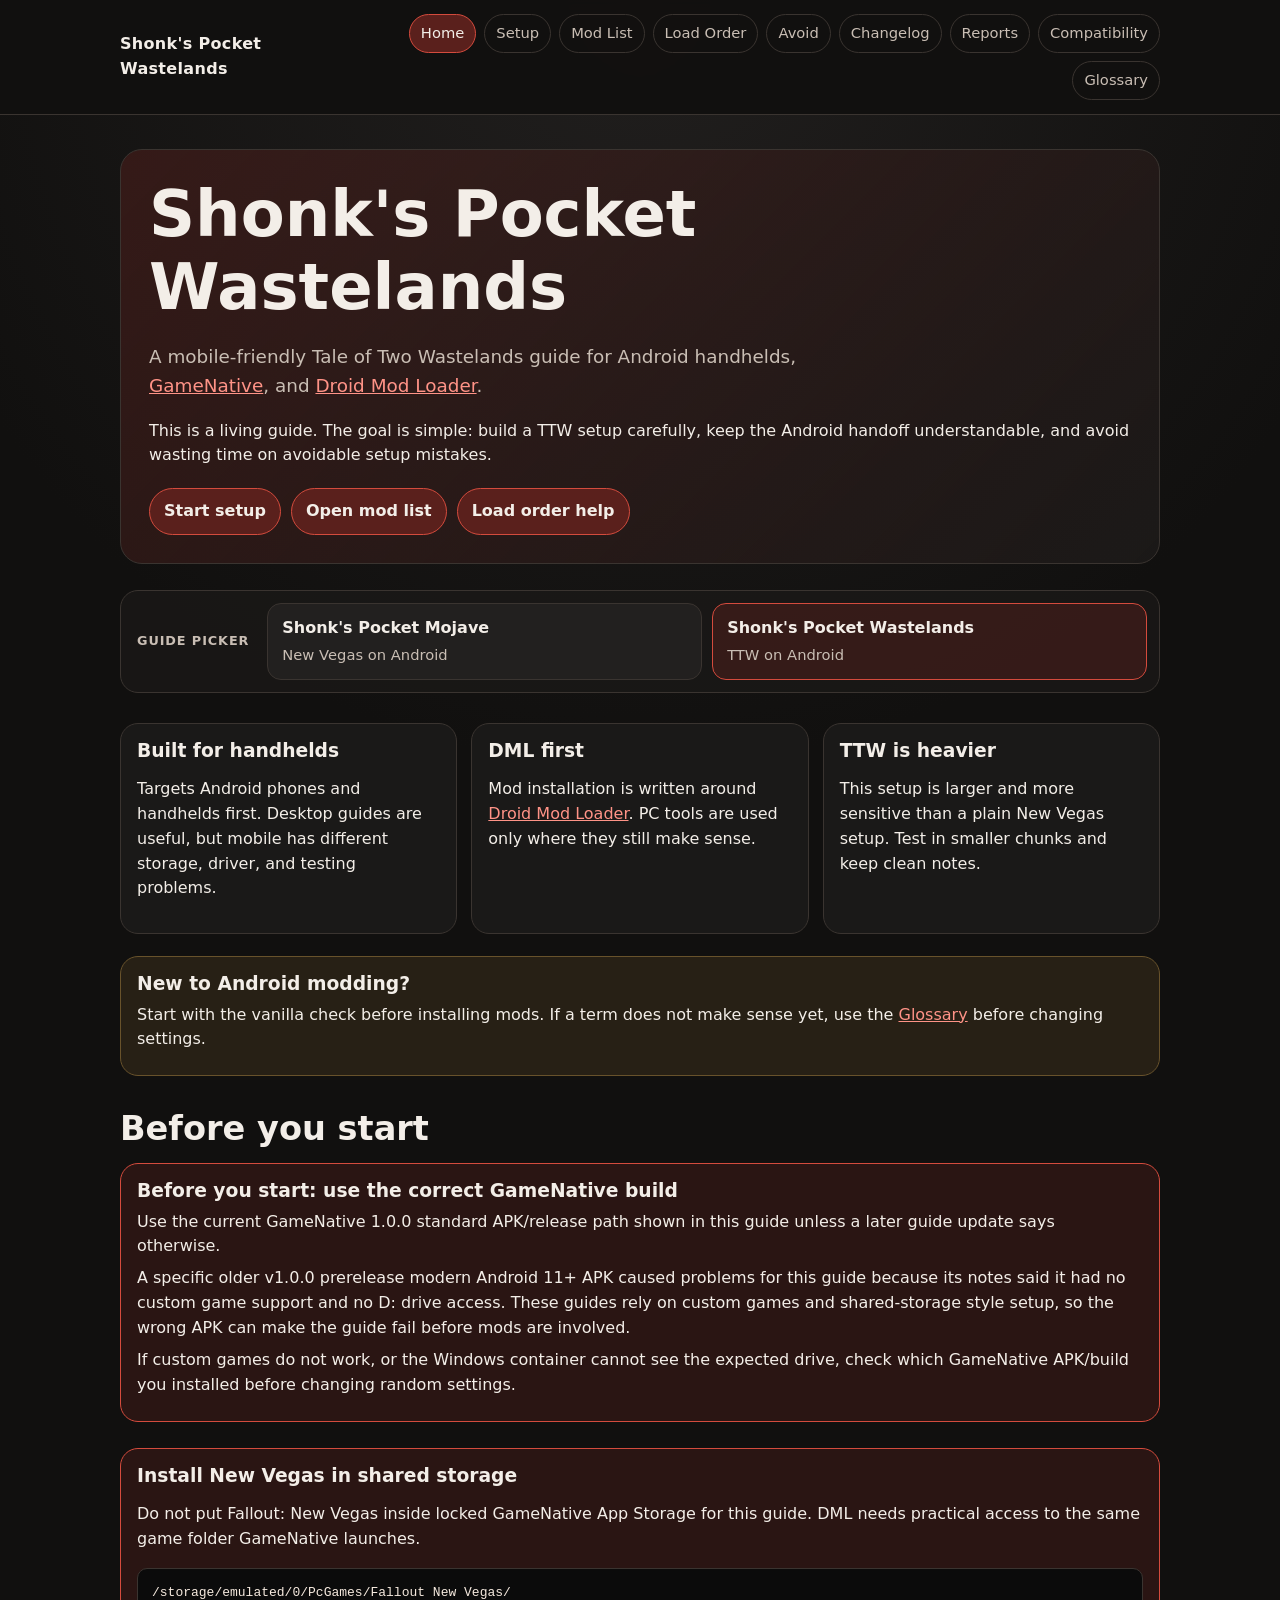
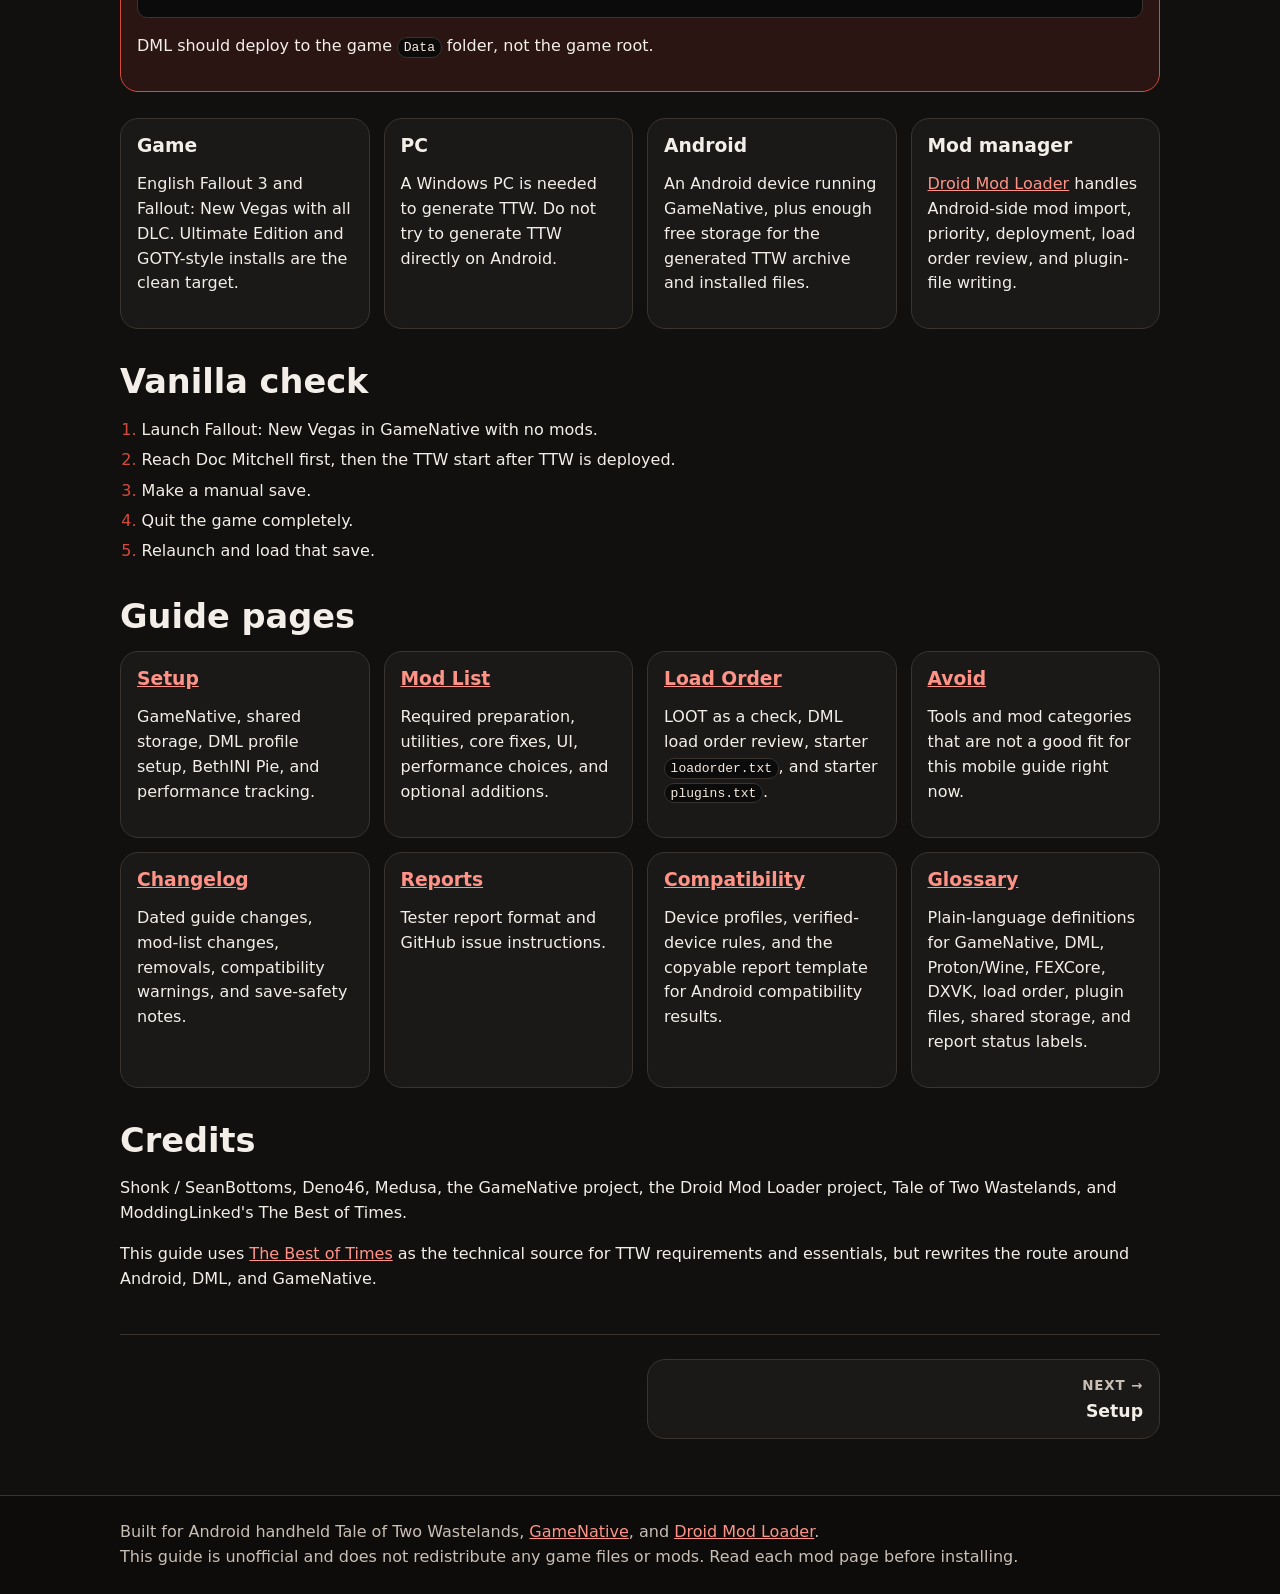
<file: index.html>
<!doctype html>
<html lang="en">
<head>
  <meta charset="utf-8">
  <meta name="viewport" content="width=device-width, initial-scale=1">
  <title>Home | Shonk's Pocket Wastelands</title>
  <meta name="description" content="Tale of Two Wastelands on Android with GameNative and Droid Mod Loader.">
  <link rel="stylesheet" href="assets/site.css?v=9">
</head>
<body>
  <header class="site-header">
    <div class="container header-inner">
      <a class="logo" href="index.html">Shonk's Pocket Wastelands</a>
      <nav class="nav" aria-label="Main navigation">
<a href="index.html" class="active">Home</a>
<a href="setup.html" class="">Setup</a>
<a href="mods.html" class="">Mod List</a>
<a href="load-order.html" class="">Load Order</a>
<a href="avoid.html" class="">Avoid</a>
<a href="changelog.html" class="">Changelog</a>
<a href="report.html" class="">Reports</a>
<a href="compatibility.html" class="">Compatibility</a>
<a href="glossary.html" class="">Glossary</a>
      </nav>
    </div>
  </header>
  <main class="container">

<section class="hero">
  <h1>Shonk's Pocket Wastelands</h1>
  <p class="lead">A mobile-friendly Tale of Two Wastelands guide for Android handhelds, <a href="https://github.com/utkarshdalal/GameNative">GameNative</a>, and <a href="https://github.com/CyberShonk/DroidModLoader">Droid Mod Loader</a>.</p>
  <p>This is a living guide. The goal is simple: build a TTW setup carefully, keep the Android handoff understandable, and avoid wasting time on avoidable setup mistakes.</p>
  <div class="actions">
    <a class="button" href="setup.html">Start setup</a>
    <a class="button" href="mods.html">Open mod list</a>
    <a class="button" href="load-order.html">Load order help</a>
  </div>
</section>
<section class="guide-switcher" aria-label="Guide picker">
  <span class="guide-switcher-label">Guide picker</span>
  <a class="guide-chip" href="/PocketMojave/">
    <strong>Shonk's Pocket Mojave</strong>
    <span>New Vegas on Android</span>
  </a>
  <a class="guide-chip current" href="/PocketWastelands/">
    <strong>Shonk's Pocket Wastelands</strong>
    <span>TTW on Android</span>
  </a>
</section>
<section class="card-grid">
  <article class="card"><h3>Built for handhelds</h3><p>Targets Android phones and handhelds first. Desktop guides are useful, but mobile has different storage, driver, and testing problems.</p></article>
  <article class="card"><h3>DML first</h3><p>Mod installation is written around <a href="https://github.com/CyberShonk/DroidModLoader">Droid Mod Loader</a>. PC tools are used only where they still make sense.</p></article>
  <article class="card"><h3>TTW is heavier</h3><p>This setup is larger and more sensitive than a plain New Vegas setup. Test in smaller chunks and keep clean notes.</p></article>
</section>
<div class="callout notice learning-card">
  <h3>New to Android modding?</h3>
  <p>Start with the vanilla check before installing mods. If a term does not make sense yet, use the <a href="glossary.html">Glossary</a> before changing settings.</p>
</div>
<h2>Before you start</h2>
<div class="callout warning learning-card">
  <h3>Before you start: use the correct GameNative build</h3>
  <p>Use the current GameNative 1.0.0 standard APK/release path shown in this guide unless a later guide update says otherwise.</p>
  <p>A specific older v1.0.0 prerelease modern Android 11+ APK caused problems for this guide because its notes said it had no custom game support and no D: drive access. These guides rely on custom games and shared-storage style setup, so the wrong APK can make the guide fail before mods are involved.</p>
  <p>If custom games do not work, or the Windows container cannot see the expected drive, check which GameNative APK/build you installed before changing random settings.</p>
</div>
<div class="callout warning">
  <h3>Install New Vegas in shared storage</h3>
  <p>Do not put Fallout: New Vegas inside locked GameNative App Storage for this guide. DML needs practical access to the same game folder GameNative launches.</p>
  <pre>/storage/emulated/0/PcGames/Fallout New Vegas/</pre>
  <p>DML should deploy to the game <code>Data</code> folder, not the game root.</p>
</div>
<div class="card-grid">
  <article class="card"><h3>Game</h3><p>English Fallout 3 and Fallout: New Vegas with all DLC. Ultimate Edition and GOTY-style installs are the clean target.</p></article><article class="card"><h3>PC</h3><p>A Windows PC is needed to generate TTW. Do not try to generate TTW directly on Android.</p></article><article class="card"><h3>Android</h3><p>An Android device running GameNative, plus enough free storage for the generated TTW archive and installed files.</p></article><article class="card"><h3>Mod manager</h3><p><a href="https://github.com/CyberShonk/DroidModLoader">Droid Mod Loader</a> handles Android-side mod import, priority, deployment, load order review, and plugin-file writing.</p></article>
</div>
<h2>Vanilla check</h2>
<ol class="checklist">
  <li>Launch Fallout: New Vegas in GameNative with no mods.</li>
  <li>Reach Doc Mitchell first, then the TTW start after TTW is deployed.</li>
  <li>Make a manual save.</li>
  <li>Quit the game completely.</li>
  <li>Relaunch and load that save.</li>
</ol>
<h2>Guide pages</h2>
<div class="card-grid">
  <article class="card"><h3><a href="setup.html">Setup</a></h3><p>GameNative, shared storage, DML profile setup, BethINI Pie, and performance tracking.</p></article>
  <article class="card"><h3><a href="mods.html">Mod List</a></h3><p>Required preparation, utilities, core fixes, UI, performance choices, and optional additions.</p></article>
  <article class="card"><h3><a href="load-order.html">Load Order</a></h3><p>LOOT as a check, DML load order review, starter <code>loadorder.txt</code>, and starter <code>plugins.txt</code>.</p></article>
  <article class="card"><h3><a href="avoid.html">Avoid</a></h3><p>Tools and mod categories that are not a good fit for this mobile guide right now.</p></article>
  <article class="card"><h3><a href="changelog.html">Changelog</a></h3><p>Dated guide changes, mod-list changes, removals, compatibility warnings, and save-safety notes.</p></article>
  <article class="card"><h3><a href="report.html">Reports</a></h3><p>Tester report format and GitHub issue instructions.</p></article>
  <article class="card"><h3><a href="compatibility.html">Compatibility</a></h3><p>Device profiles, verified-device rules, and the copyable report template for Android compatibility results.</p></article>
  <article class="card"><h3><a href="glossary.html">Glossary</a></h3><p>Plain-language definitions for GameNative, DML, Proton/Wine, FEXCore, DXVK, load order, plugin files, shared storage, and report status labels.</p></article>
</div>
<h2>Credits</h2>
<p>Shonk / SeanBottoms, Deno46, Medusa, the GameNative project, the Droid Mod Loader project, Tale of Two Wastelands, and ModdingLinked's The Best of Times.</p>
<p>This guide uses <a href="https://thebestoftimes.moddinglinked.com/intro.html">The Best of Times</a> as the technical source for TTW requirements and essentials, but rewrites the route around Android, DML, and GameNative.</p>

<nav class="page-nav" aria-label="Page navigation">
  <div class="page-nav-spacer" aria-hidden="true"></div>
  <a class="page-nav-link next" href="setup.html"><span>Next &rarr;</span><strong>Setup</strong></a>
</nav>
  </main>
  <footer class="site-footer">
    <div class="container">
      Built for Android handheld Tale of Two Wastelands, <a href="https://github.com/utkarshdalal/GameNative">GameNative</a>, and <a href="https://github.com/CyberShonk/DroidModLoader">Droid Mod Loader</a>.
      <br>This guide is unofficial and does not redistribute any game files or mods. Read each mod page before installing.
    </div>
  </footer>
</body>
</html>
</file>
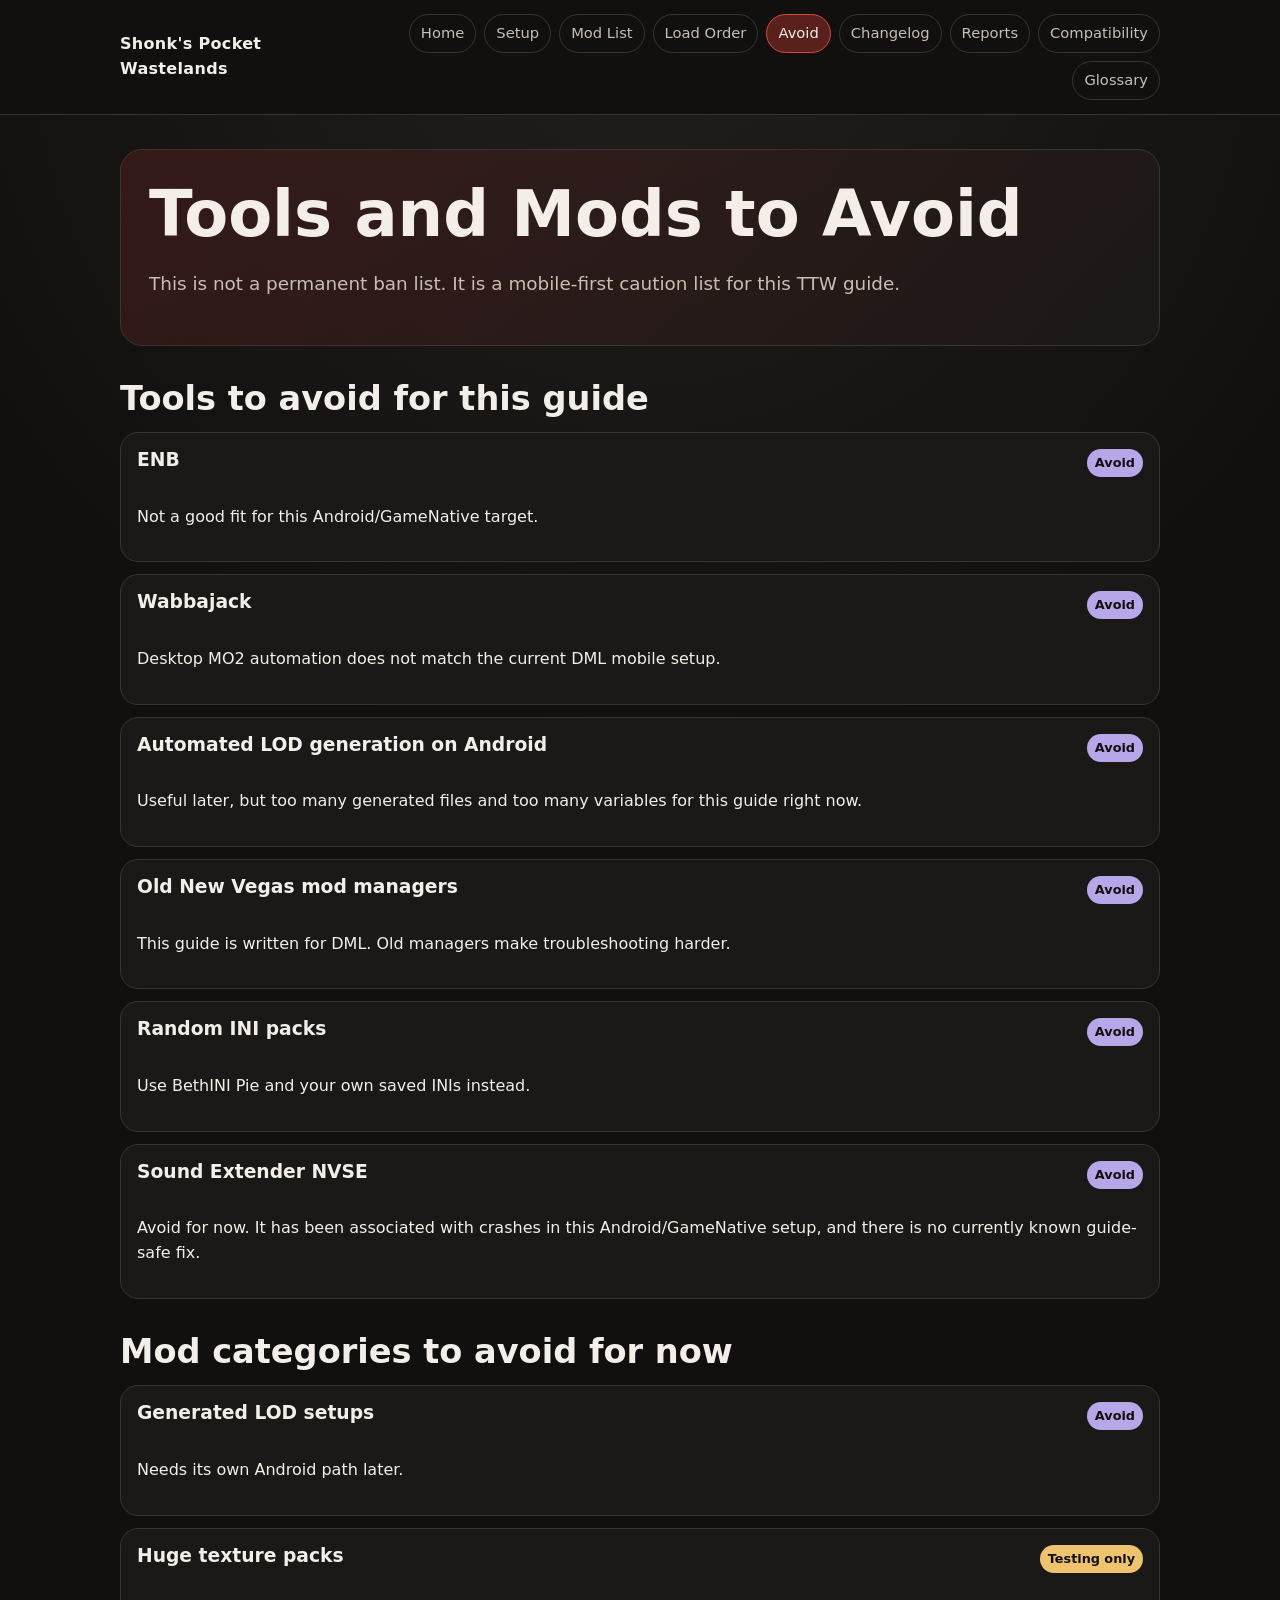
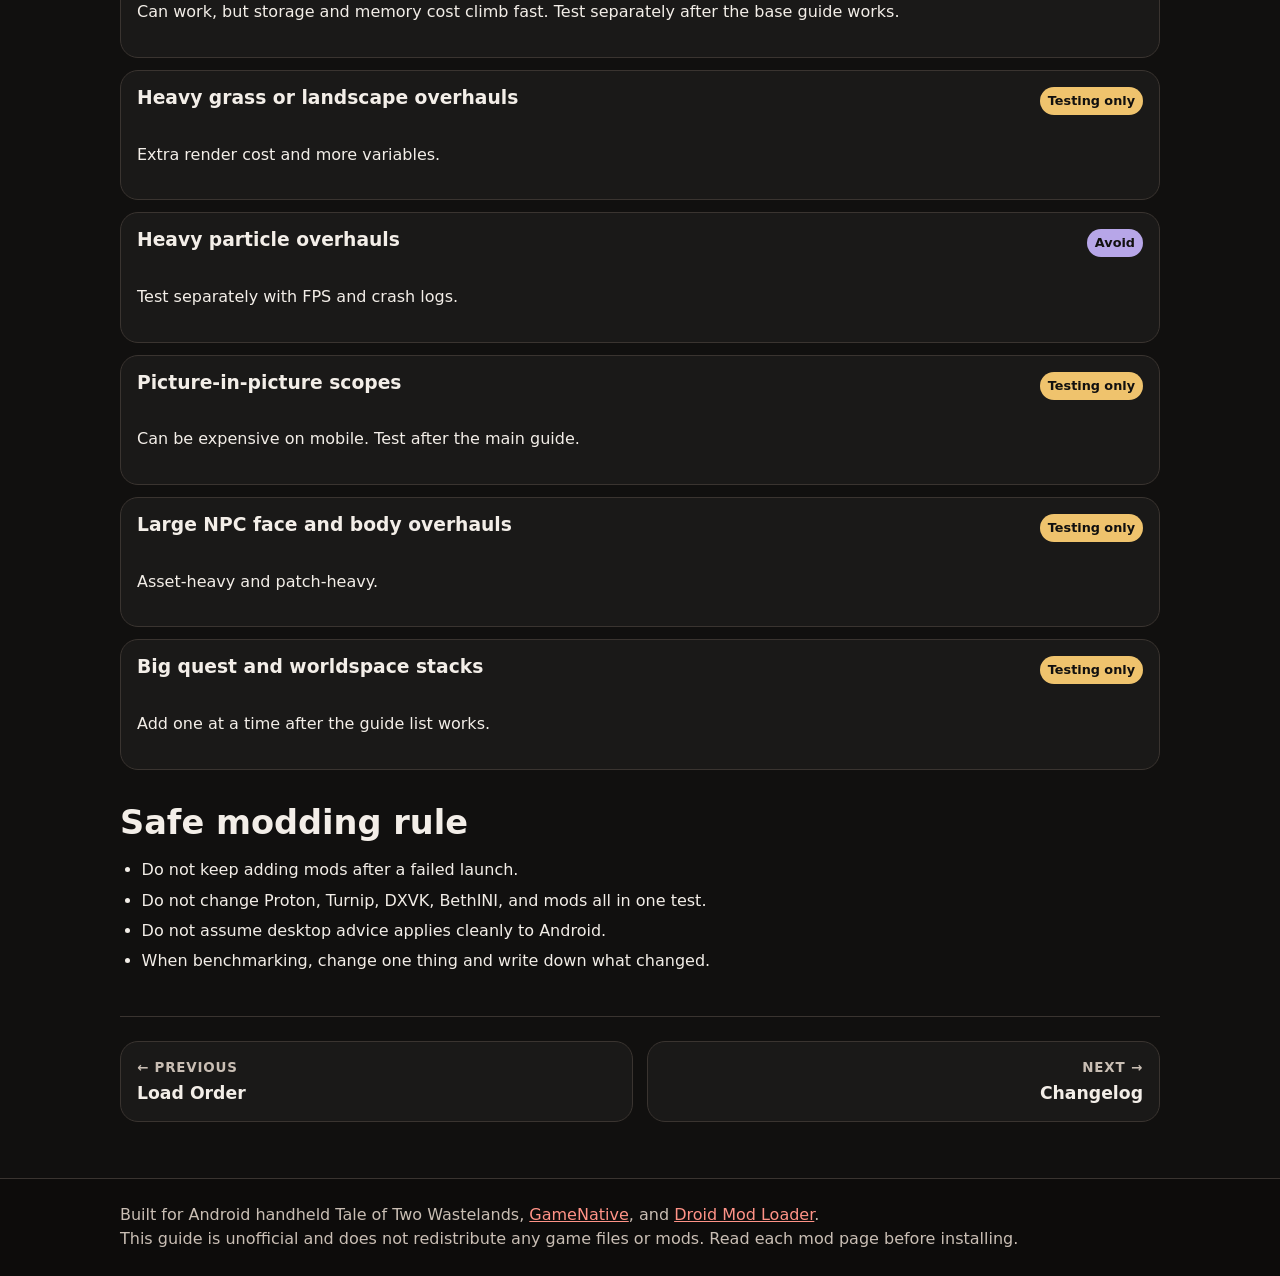
<file: avoid.html>
<!DOCTYPE html>

<html lang="en">
<head>
<meta charset="utf-8"/>
<meta content="width=device-width, initial-scale=1" name="viewport"/>
<title>Tools and Mods to Avoid | Shonk's Pocket Wastelands</title>
<meta content="Tale of Two Wastelands on Android with GameNative and Droid Mod Loader." name="description"/>
<link href="assets/site.css?v=9" rel="stylesheet"/>
</head>
<body>
<header class="site-header">
<div class="container header-inner">
<a class="logo" href="index.html">Shonk's Pocket Wastelands</a>
<nav aria-label="Main navigation" class="nav">
<a class="" href="index.html">Home</a>
<a class="" href="setup.html">Setup</a>
<a class="" href="mods.html">Mod List</a>
<a class="" href="load-order.html">Load Order</a>
<a class="active" href="avoid.html">Avoid</a>
<a class="" href="changelog.html">Changelog</a>
<a class="" href="report.html">Reports</a>
<a class="" href="compatibility.html">Compatibility</a>
<a class="" href="glossary.html">Glossary</a>
</nav>
</div>
</header>
<main class="container">
<section class="hero">
<h1>Tools and Mods to Avoid</h1>
<p class="lead">This is not a permanent ban list. It is a mobile-first caution list for this TTW guide.</p>
</section>
<h2>Tools to avoid for this guide</h2>
<div class="mod-list">
<article class="mod-card"><header><h3>ENB</h3><span class="badge optional">Avoid</span></header><p>Not a good fit for this Android/GameNative target.</p></article>
<article class="mod-card"><header><h3>Wabbajack</h3><span class="badge optional">Avoid</span></header><p>Desktop MO2 automation does not match the current DML mobile setup.</p></article>
<article class="mod-card"><header><h3>Automated LOD generation on Android</h3><span class="badge optional">Avoid</span></header><p>Useful later, but too many generated files and too many variables for this guide right now.</p></article>
<article class="mod-card"><header><h3>Old New Vegas mod managers</h3><span class="badge optional">Avoid</span></header><p>This guide is written for DML. Old managers make troubleshooting harder.</p></article>
<article class="mod-card"><header><h3>Random INI packs</h3><span class="badge optional">Avoid</span></header><p>Use BethINI Pie and your own saved INIs instead.</p></article>
<article class="mod-card"><header><h3>Sound Extender NVSE</h3><span class="badge optional">Avoid</span></header><p>Avoid for now. It has been associated with crashes in this Android/GameNative setup, and there is no currently known guide-safe fix.</p></article></div>
<h2>Mod categories to avoid for now</h2>
<div class="mod-list">
<article class="mod-card"><header><h3>Generated LOD setups</h3><span class="badge optional">Avoid</span></header><p>Needs its own Android path later.</p></article>
<article class="mod-card"><header><h3>Huge texture packs</h3><span class="badge recommended">Testing only</span></header><p>Can work, but storage and memory cost climb fast. Test separately after the base guide works.</p></article>
<article class="mod-card"><header><h3>Heavy grass or landscape overhauls</h3><span class="badge recommended">Testing only</span></header><p>Extra render cost and more variables.</p></article>
<article class="mod-card"><header><h3>Heavy particle overhauls</h3><span class="badge optional">Avoid</span></header><p>Test separately with FPS and crash logs.</p></article>
<article class="mod-card"><header><h3>Picture-in-picture scopes</h3><span class="badge recommended">Testing only</span></header><p>Can be expensive on mobile. Test after the main guide.</p></article>
<article class="mod-card"><header><h3>Large NPC face and body overhauls</h3><span class="badge recommended">Testing only</span></header><p>Asset-heavy and patch-heavy.</p></article>
<article class="mod-card"><header><h3>Big quest and worldspace stacks</h3><span class="badge recommended">Testing only</span></header><p>Add one at a time after the guide list works.</p></article>
</div>
<h2>Safe modding rule</h2>
<ul>
<li>Do not keep adding mods after a failed launch.</li>
<li>Do not change Proton, Turnip, DXVK, BethINI, and mods all in one test.</li>
<li>Do not assume desktop advice applies cleanly to Android.</li>
<li>When benchmarking, change one thing and write down what changed.</li>
</ul>
<nav aria-label="Page navigation" class="page-nav">
<a class="page-nav-link prev" href="load-order.html"><span>← Previous</span><strong>Load Order</strong></a>
<a class="page-nav-link next" href="changelog.html"><span>Next →</span><strong>Changelog</strong></a>
</nav>
</main>
<footer class="site-footer">
<div class="container">
      Built for Android handheld Tale of Two Wastelands, <a href="https://github.com/utkarshdalal/GameNative">GameNative</a>, and <a href="https://github.com/CyberShonk/DroidModLoader">Droid Mod Loader</a>.
      <br/>This guide is unofficial and does not redistribute any game files or mods. Read each mod page before installing.
    </div>
</footer>
</body>
</html>
</file>
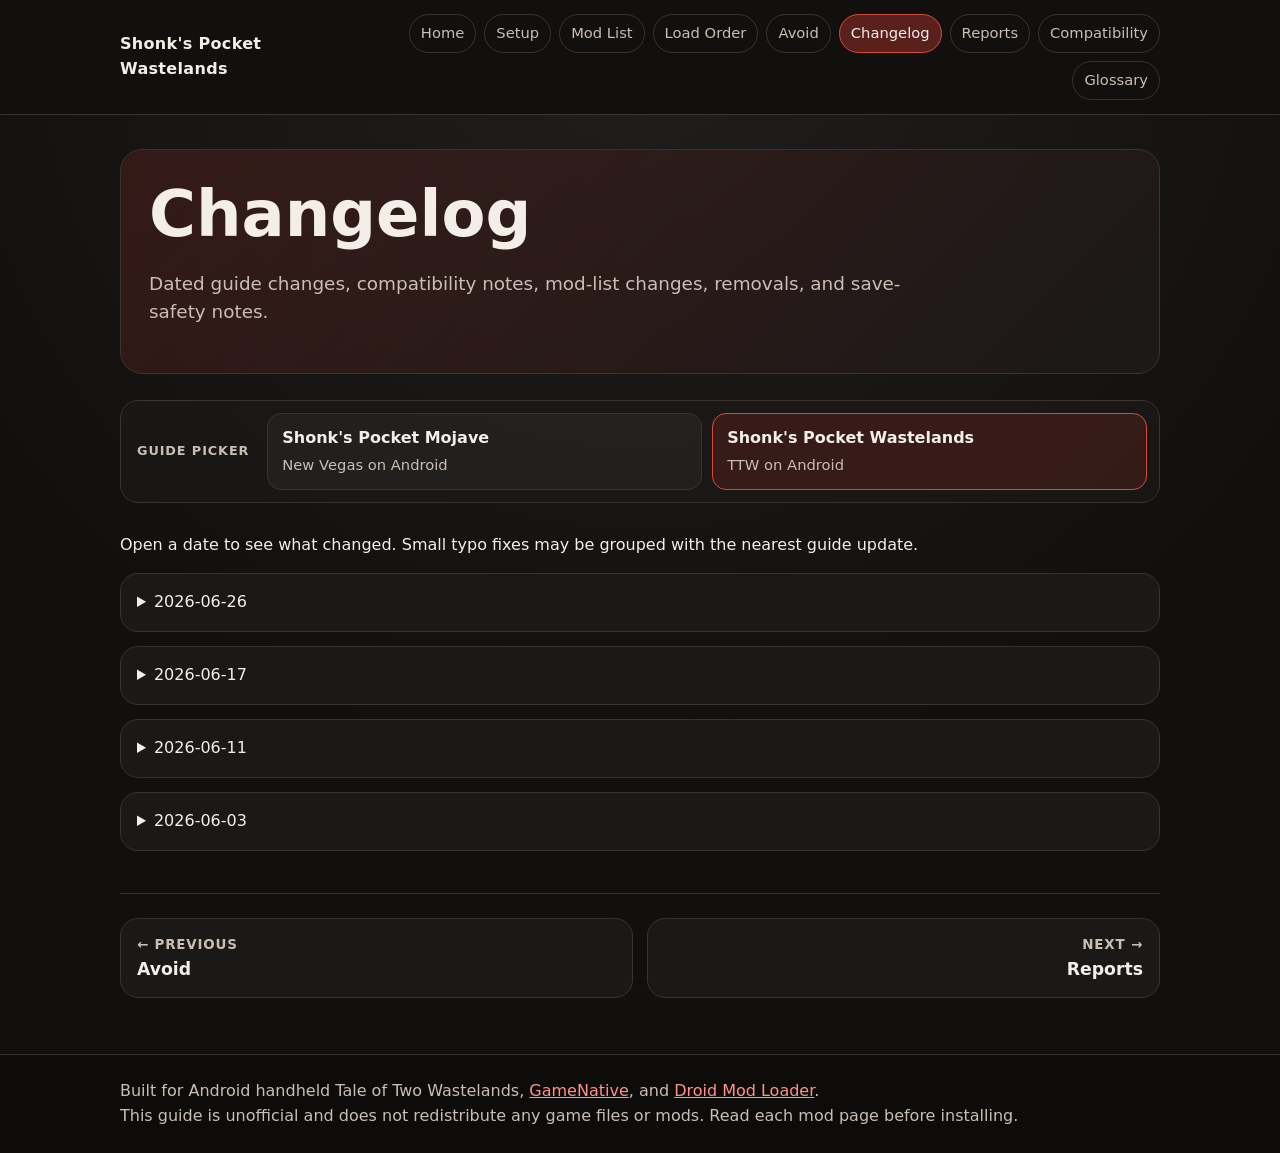
<file: changelog.html>
<!doctype html>
<html lang="en">
<head>
  <meta charset="utf-8">
  <meta name="viewport" content="width=device-width, initial-scale=1">
  <title>Changelog | Shonk's Pocket Wastelands</title>
  <meta name="description" content="Tale of Two Wastelands on Android with GameNative and Droid Mod Loader.">
  <link rel="stylesheet" href="assets/site.css?v=9">
</head>
<body>
  <header class="site-header">
    <div class="container header-inner">
      <a class="logo" href="index.html">Shonk's Pocket Wastelands</a>
      <nav class="nav" aria-label="Main navigation">
<a href="index.html" class="">Home</a>
<a href="setup.html" class="">Setup</a>
<a href="mods.html" class="">Mod List</a>
<a href="load-order.html" class="">Load Order</a>
<a href="avoid.html" class="">Avoid</a>
<a href="changelog.html" class="active">Changelog</a>
<a href="report.html" class="">Reports</a>
<a href="compatibility.html" class="">Compatibility</a>
<a href="glossary.html" class="">Glossary</a>
      </nav>
    </div>
  </header>
  <main class="container">

<section class="hero">
  <h1>Changelog</h1>
  <p class="lead">Dated guide changes, compatibility notes, mod-list changes, removals, and save-safety notes.</p>
</section>
<section class="guide-switcher" aria-label="Guide picker">
  <span class="guide-switcher-label">Guide picker</span>
  <a class="guide-chip" href="/PocketMojave/">
    <strong>Shonk's Pocket Mojave</strong>
    <span>New Vegas on Android</span>
  </a>
  <a class="guide-chip current" href="/PocketWastelands/">
    <strong>Shonk's Pocket Wastelands</strong>
    <span>TTW on Android</span>
  </a>
</section>
<p>Open a date to see what changed. Small typo fixes may be grouped with the nearest guide update.</p>
<details class="card">
  <summary>2026-06-26</summary>
  <ul>
    <li>Added a new 4GB patcher for Steam installs on GameNative.</li>
    <li>Save safe</li>
  </ul>
</details>
<details class="card">
  <summary>2026-06-17</summary>
  <ul>
    <li>Audited the current setup and plugin-file instructions against Droid Mod Loader v0.6.0-beta.</li>
    <li>Removed Fallout 4-style <code>*</code> activation prefixes from the TTW/New Vegas <code>plugins.txt</code> example.</li>
    <li>Clarified that <code>plugins.txt</code> contains enabled plugins, while DML's <code>loadorder.txt</code> records the full saved list and does not replace TTW/New Vegas's timestamp-based plugin ordering.</li>
    <li>Clarified the current manual handoff from DML profile storage to GameNative's <code>AppData/Local/FalloutNV</code> folder.</li>
    <li>Clarified v0.6.0-beta's separate Data Folder and Game Root Folder targets, including troubleshooting for swapped targets, invalid selections, lost Android folder permission, inaccessible plugin output, and the expected absence of <code>DML_output</code>.</li>
    <li>Added TTW storefront guidance: GOG is recommended, Steam is usable with a tested folder-name/container-refresh workaround, and Epic should work but has not been personally tested.</li>
    <li>Clarified that automatic Game Folder detection and validation, automatic <code>DML_output</code>, timestamp application, INI presets, and archive invalidation are not current v0.6.0-beta features.</li>
    <li>Updated the glossary and mod-list handoff wording so DML activation files are not confused with New Vegas or TTW timestamp ordering.</li>
    <li>Credit: Thanks to <strong>TheFartFace</strong> for reporting the clarity issues corrected in this update.</li>
    <li>Save safety: documentation-only correction; no existing save or installation change is required.</li>
  </ul>
</details>
<details class="card">
  <summary>2026-06-11</summary>
  <ul>
    <li>Normalized the Pocket Wastelands page structure to match the companion guide: setup, compatibility, glossary, changelog, reports, load order, credits, and mod-list layout now use the same patterns.</li>
    <li>Updated the Snapdragon 8 Gen 2 profile to GameNative 1.0.0 latest release, marked it verified working, and set the last-tested date to 2026-06-11.</li>
    <li>Linked compatibility entries to JSON profile files instead of filling the compatibility table with GameNative variables.</li>
    <li>Added the memory/video-memory warning: use 2 GB memory and 2 GB video memory unless the Android device has 16 GB of RAM.</li>
    <li>Clarified the GameNative build warning: use the current GameNative 1.0.0 standard APK/release path shown in this guide, and avoid the older v1.0.0 prerelease modern Android 11+ APK that removed custom game and D: drive support.</li>
    <li>Added Medusa to credits for helping identify the GameNative modern prerelease custom game and D: drive support issue.</li>
    <li>Changed the changelog into dated dropdown boxes.</li>
    <li>Updated the plugin order vs mod priority warning to the same red warning in both guides.</li>
    <li>Removed references to a nonexistent DML plugin-discovery action and replaced them with plugin list/load order review wording.</li>
    <li>Removed internal/template wording from the Pocket Wastelands mod list while keeping TTW generation and plugin-file handoff requirements.</li><li>Kept TTW-specific setup guidance in the shared layout slots.</li>
  </ul>
</details>
<details class="card">
  <summary>2026-06-03</summary>
  <ul>
    <li>Initial Pocket Wastelands list for TTW on Android.</li>
    <li>Save safety: new game required for the initial guide target.</li>
  </ul>
</details>

<nav class="page-nav" aria-label="Page navigation">
  <a class="page-nav-link prev" href="avoid.html"><span>&larr; Previous</span><strong>Avoid</strong></a>
  <a class="page-nav-link next" href="report.html"><span>Next &rarr;</span><strong>Reports</strong></a>
</nav>
  </main>
  <footer class="site-footer">
    <div class="container">
      Built for Android handheld Tale of Two Wastelands, <a href="https://github.com/utkarshdalal/GameNative">GameNative</a>, and <a href="https://github.com/CyberShonk/DroidModLoader">Droid Mod Loader</a>.
      <br>This guide is unofficial and does not redistribute any game files or mods. Read each mod page before installing.
    </div>
  </footer>
</body>
</html>
</file>
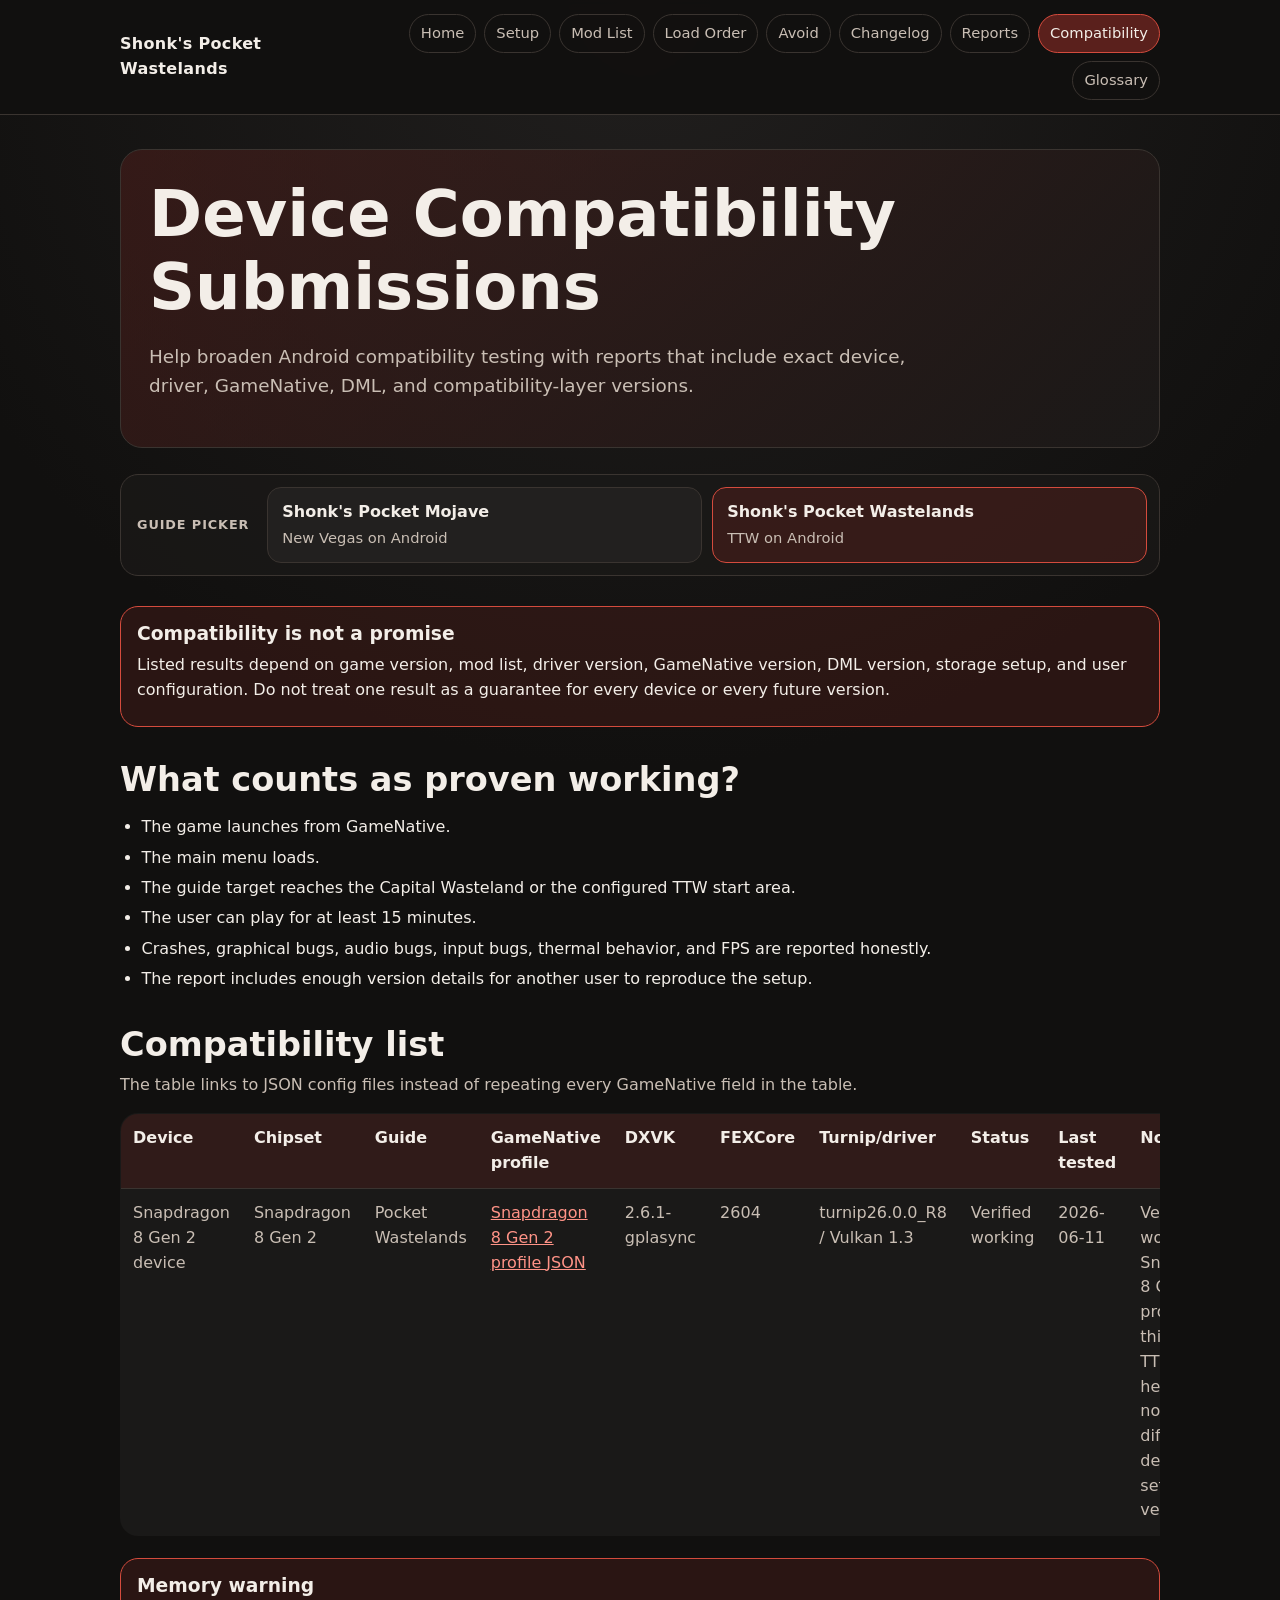
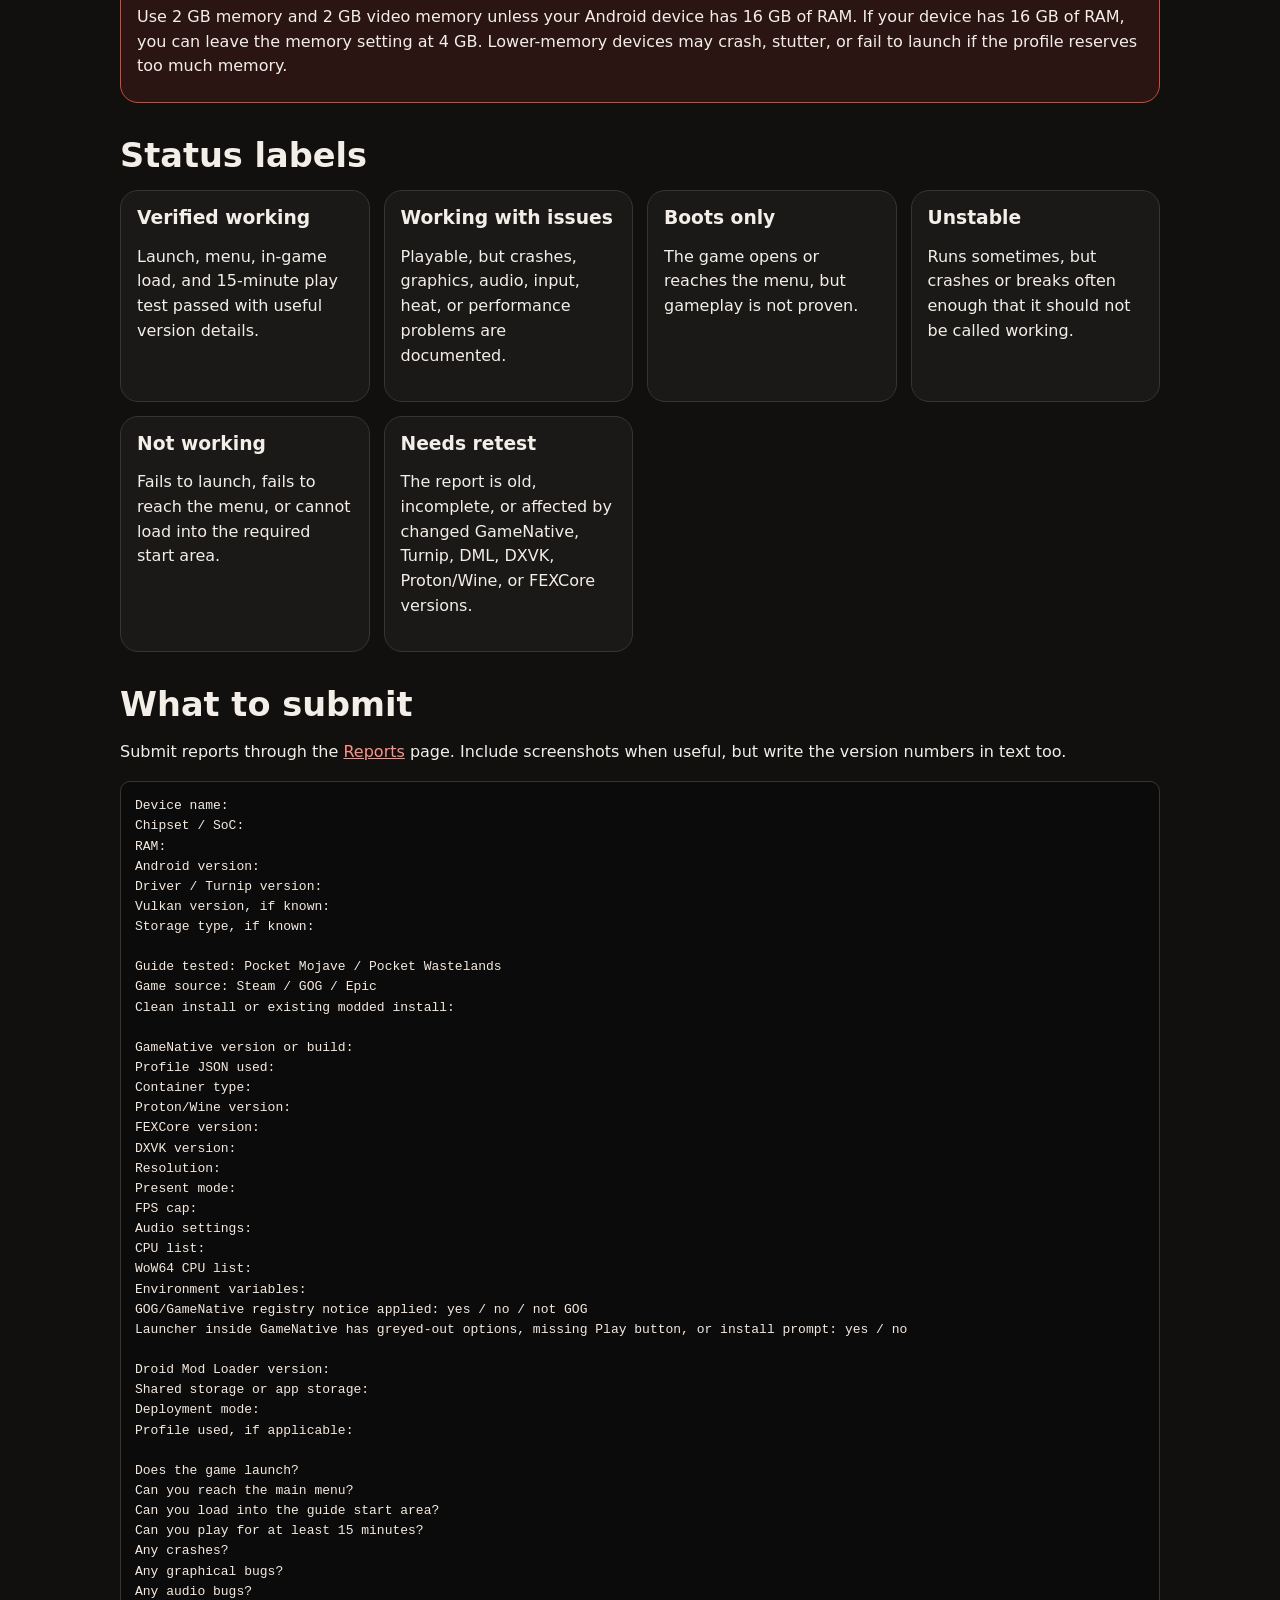
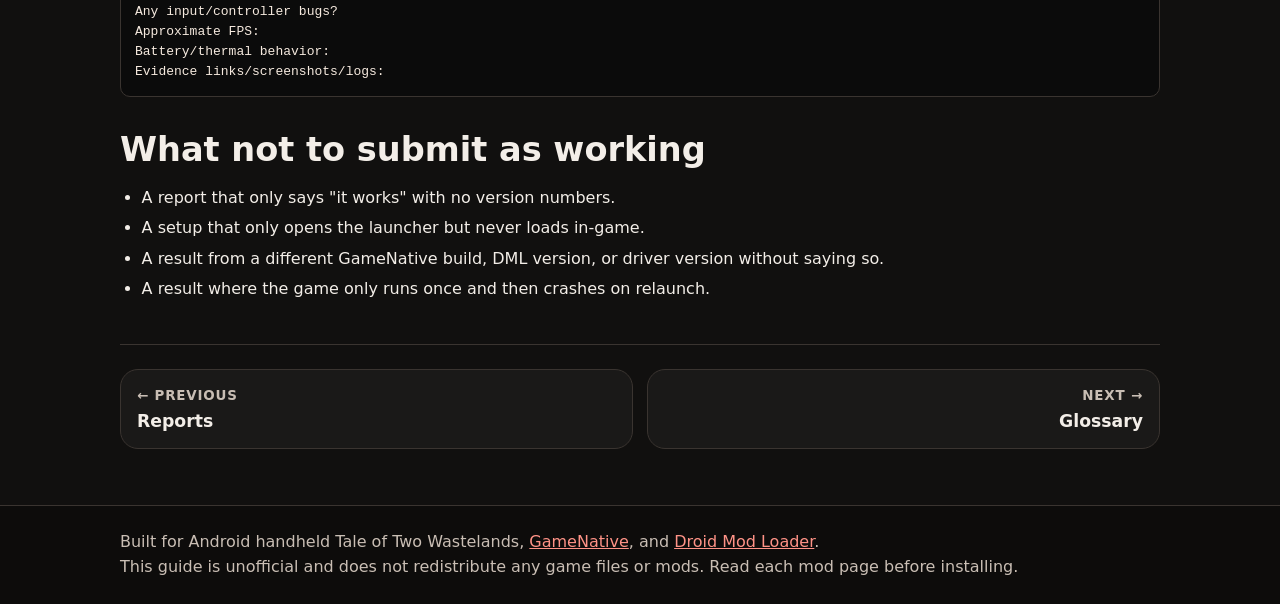
<file: compatibility.html>
<!doctype html>
<html lang="en">
<head>
  <meta charset="utf-8">
  <meta name="viewport" content="width=device-width, initial-scale=1">
  <title>Compatibility | Shonk's Pocket Wastelands</title>
  <meta name="description" content="Tale of Two Wastelands on Android with GameNative and Droid Mod Loader.">
  <link rel="stylesheet" href="assets/site.css?v=9">
</head>
<body>
  <header class="site-header">
    <div class="container header-inner">
      <a class="logo" href="index.html">Shonk's Pocket Wastelands</a>
      <nav class="nav" aria-label="Main navigation">
<a href="index.html" class="">Home</a>
<a href="setup.html" class="">Setup</a>
<a href="mods.html" class="">Mod List</a>
<a href="load-order.html" class="">Load Order</a>
<a href="avoid.html" class="">Avoid</a>
<a href="changelog.html" class="">Changelog</a>
<a href="report.html" class="">Reports</a>
<a href="compatibility.html" class="active">Compatibility</a>
<a href="glossary.html" class="">Glossary</a>
      </nav>
    </div>
  </header>
  <main class="container">

<section class="hero">
  <h1>Device Compatibility Submissions</h1>
  <p class="lead">Help broaden Android compatibility testing with reports that include exact device, driver, GameNative, DML, and compatibility-layer versions.</p>
</section>
<section class="guide-switcher" aria-label="Guide picker">
  <span class="guide-switcher-label">Guide picker</span>
  <a class="guide-chip" href="/PocketMojave/">
    <strong>Shonk's Pocket Mojave</strong>
    <span>New Vegas on Android</span>
  </a>
  <a class="guide-chip current" href="/PocketWastelands/">
    <strong>Shonk's Pocket Wastelands</strong>
    <span>TTW on Android</span>
  </a>
</section>
<div class="callout warning learning-card">
  <h3>Compatibility is not a promise</h3>
  <p>Listed results depend on game version, mod list, driver version, GameNative version, DML version, storage setup, and user configuration. Do not treat one result as a guarantee for every device or every future version.</p>
</div>
<h2>What counts as proven working?</h2>
<ul class="checkpoint-list">
  <li>The game launches from GameNative.</li>
  <li>The main menu loads.</li>
  <li>The guide target reaches the Capital Wasteland or the configured TTW start area.</li>
  <li>The user can play for at least 15 minutes.</li>
  <li>Crashes, graphical bugs, audio bugs, input bugs, thermal behavior, and FPS are reported honestly.</li>
  <li>The report includes enough version details for another user to reproduce the setup.</li>
</ul>
<h2>Compatibility list</h2>
<p class="layout-note">The table links to JSON config files instead of repeating every GameNative field in the table.</p>
<div class="table-scroll">
<table>
  <thead><tr><th>Device</th><th>Chipset</th><th>Guide</th><th>GameNative profile</th><th>DXVK</th><th>FEXCore</th><th>Turnip/driver</th><th>Status</th><th>Last tested</th><th>Notes</th></tr></thead>
  <tbody>
    <tr>
      <td>Snapdragon 8 Gen 2 device</td>
      <td>Snapdragon 8 Gen 2</td>
      <td>Pocket Wastelands</td>
      <td><a href="assets/profiles/snapdragon-8-gen-2-pocket-wastelands.json">Snapdragon 8 Gen 2 profile JSON</a></td>
      <td>2.6.1-gplasync</td>
      <td>2604</td>
      <td>turnip26.0.0_R8 / Vulkan 1.3</td>
      <td>Verified working</td>
      <td>2026-06-11</td>
      <td>Verified working Snapdragon 8 Gen 2 profile for this guide. TTW is heavier; do not assume different devices or settings are verified.</td>
    </tr>
  </tbody>
</table>
</div>
<div class="callout warning learning-card">
  <h3>Memory warning</h3>
  <p>Use 2 GB memory and 2 GB video memory unless your Android device has 16 GB of RAM. If your device has 16 GB of RAM, you can leave the memory setting at 4 GB. Lower-memory devices may crash, stutter, or fail to launch if the profile reserves too much memory.</p>
</div>
<h2>Status labels</h2>
<div class="card-grid">
  <article class="card"><h3>Verified working</h3><p>Launch, menu, in-game load, and 15-minute play test passed with useful version details.</p></article>
  <article class="card"><h3>Working with issues</h3><p>Playable, but crashes, graphics, audio, input, heat, or performance problems are documented.</p></article>
  <article class="card"><h3>Boots only</h3><p>The game opens or reaches the menu, but gameplay is not proven.</p></article>
  <article class="card"><h3>Unstable</h3><p>Runs sometimes, but crashes or breaks often enough that it should not be called working.</p></article>
  <article class="card"><h3>Not working</h3><p>Fails to launch, fails to reach the menu, or cannot load into the required start area.</p></article>
  <article class="card"><h3>Needs retest</h3><p>The report is old, incomplete, or affected by changed GameNative, Turnip, DML, DXVK, Proton/Wine, or FEXCore versions.</p></article>
</div>
<h2>What to submit</h2>
<p>Submit reports through the <a href="report.html">Reports</a> page. Include screenshots when useful, but write the version numbers in text too.</p>
<pre>Device name:
Chipset / SoC:
RAM:
Android version:
Driver / Turnip version:
Vulkan version, if known:
Storage type, if known:

Guide tested: Pocket Mojave / Pocket Wastelands
Game source: Steam / GOG / Epic
Clean install or existing modded install:

GameNative version or build:
Profile JSON used:
Container type:
Proton/Wine version:
FEXCore version:
DXVK version:
Resolution:
Present mode:
FPS cap:
Audio settings:
CPU list:
WoW64 CPU list:
Environment variables:
GOG/GameNative registry notice applied: yes / no / not GOG
Launcher inside GameNative has greyed-out options, missing Play button, or install prompt: yes / no

Droid Mod Loader version:
Shared storage or app storage:
Deployment mode:
Profile used, if applicable:

Does the game launch?
Can you reach the main menu?
Can you load into the guide start area?
Can you play for at least 15 minutes?
Any crashes?
Any graphical bugs?
Any audio bugs?
Any input/controller bugs?
Approximate FPS:
Battery/thermal behavior:
Evidence links/screenshots/logs:
</pre>
<h2>What not to submit as working</h2>
<ul>
  <li>A report that only says "it works" with no version numbers.</li>
  <li>A setup that only opens the launcher but never loads in-game.</li>
  <li>A result from a different GameNative build, DML version, or driver version without saying so.</li>
  <li>A result where the game only runs once and then crashes on relaunch.</li>
</ul>

<nav class="page-nav" aria-label="Page navigation">
  <a class="page-nav-link prev" href="report.html"><span>&larr; Previous</span><strong>Reports</strong></a>
  <a class="page-nav-link next" href="glossary.html"><span>Next &rarr;</span><strong>Glossary</strong></a>
</nav>
  </main>
  <footer class="site-footer">
    <div class="container">
      Built for Android handheld Tale of Two Wastelands, <a href="https://github.com/utkarshdalal/GameNative">GameNative</a>, and <a href="https://github.com/CyberShonk/DroidModLoader">Droid Mod Loader</a>.
      <br>This guide is unofficial and does not redistribute any game files or mods. Read each mod page before installing.
    </div>
  </footer>
</body>
</html>
</file>
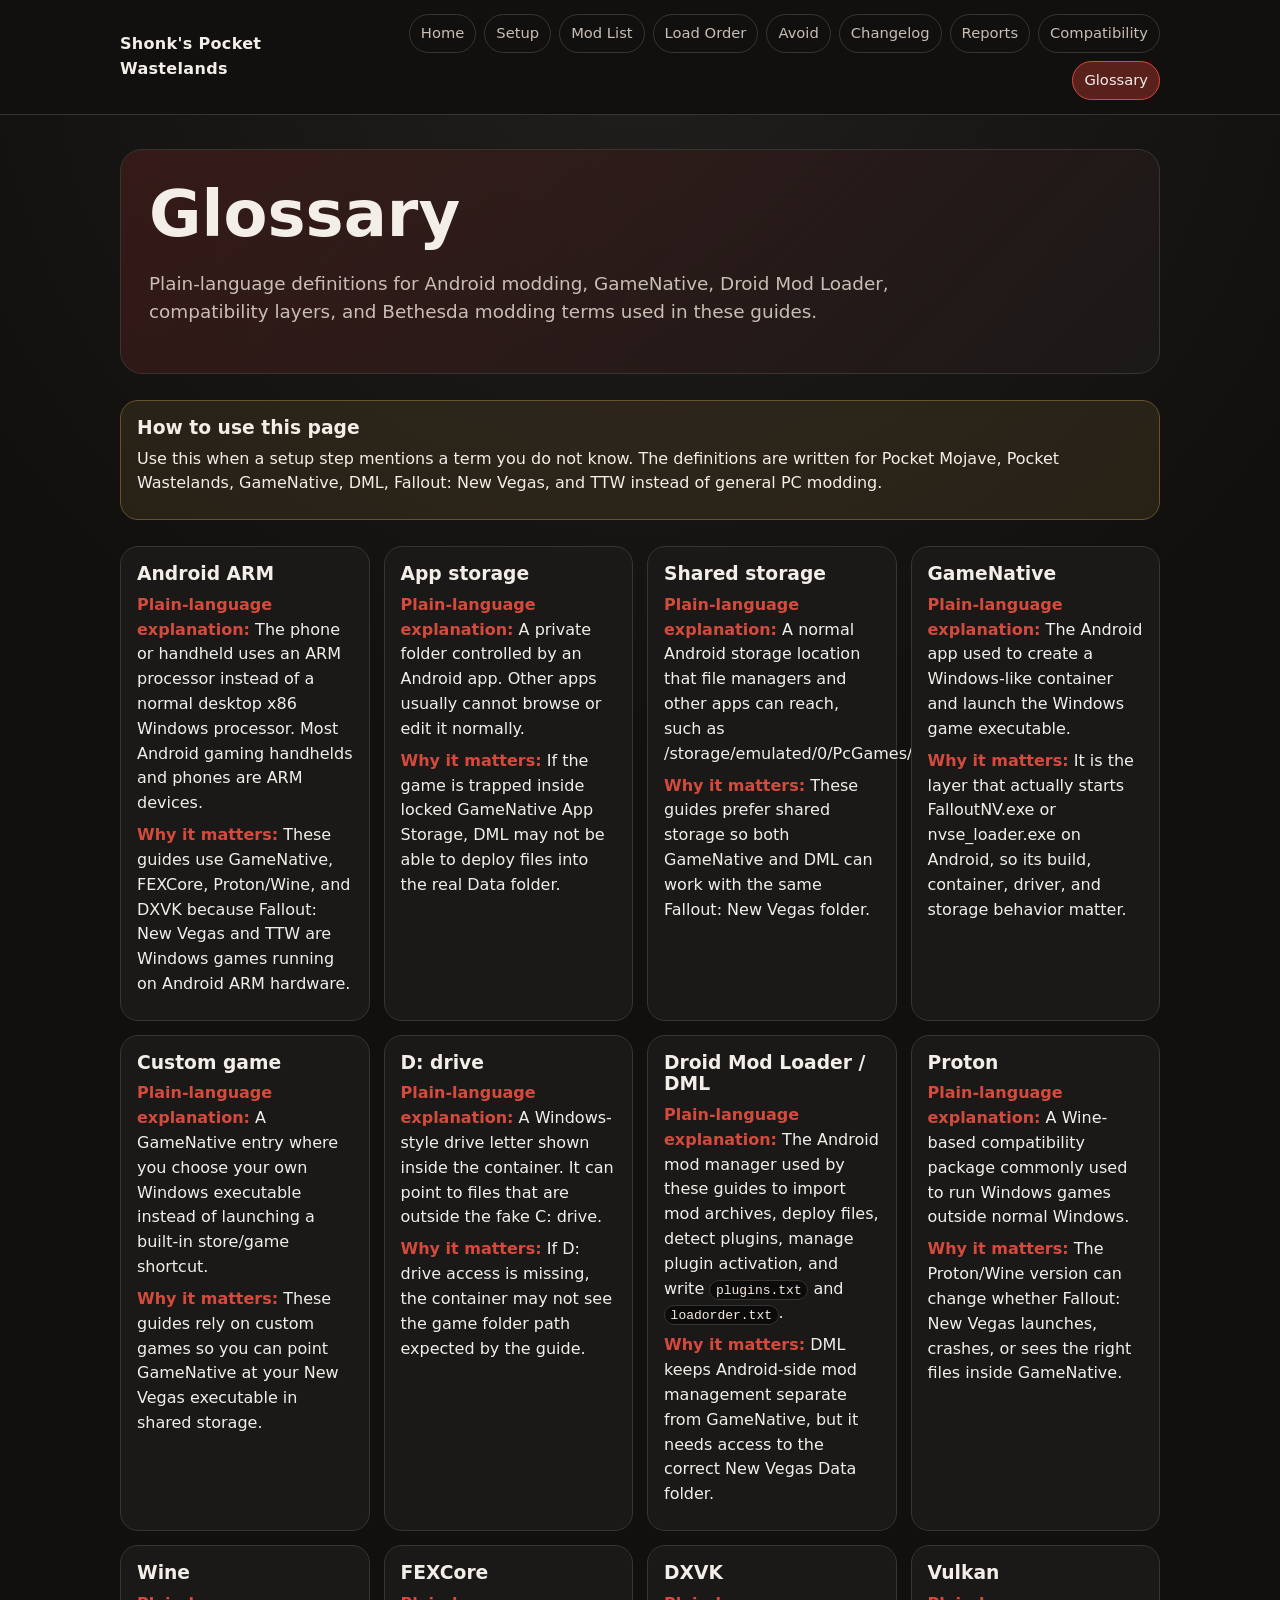
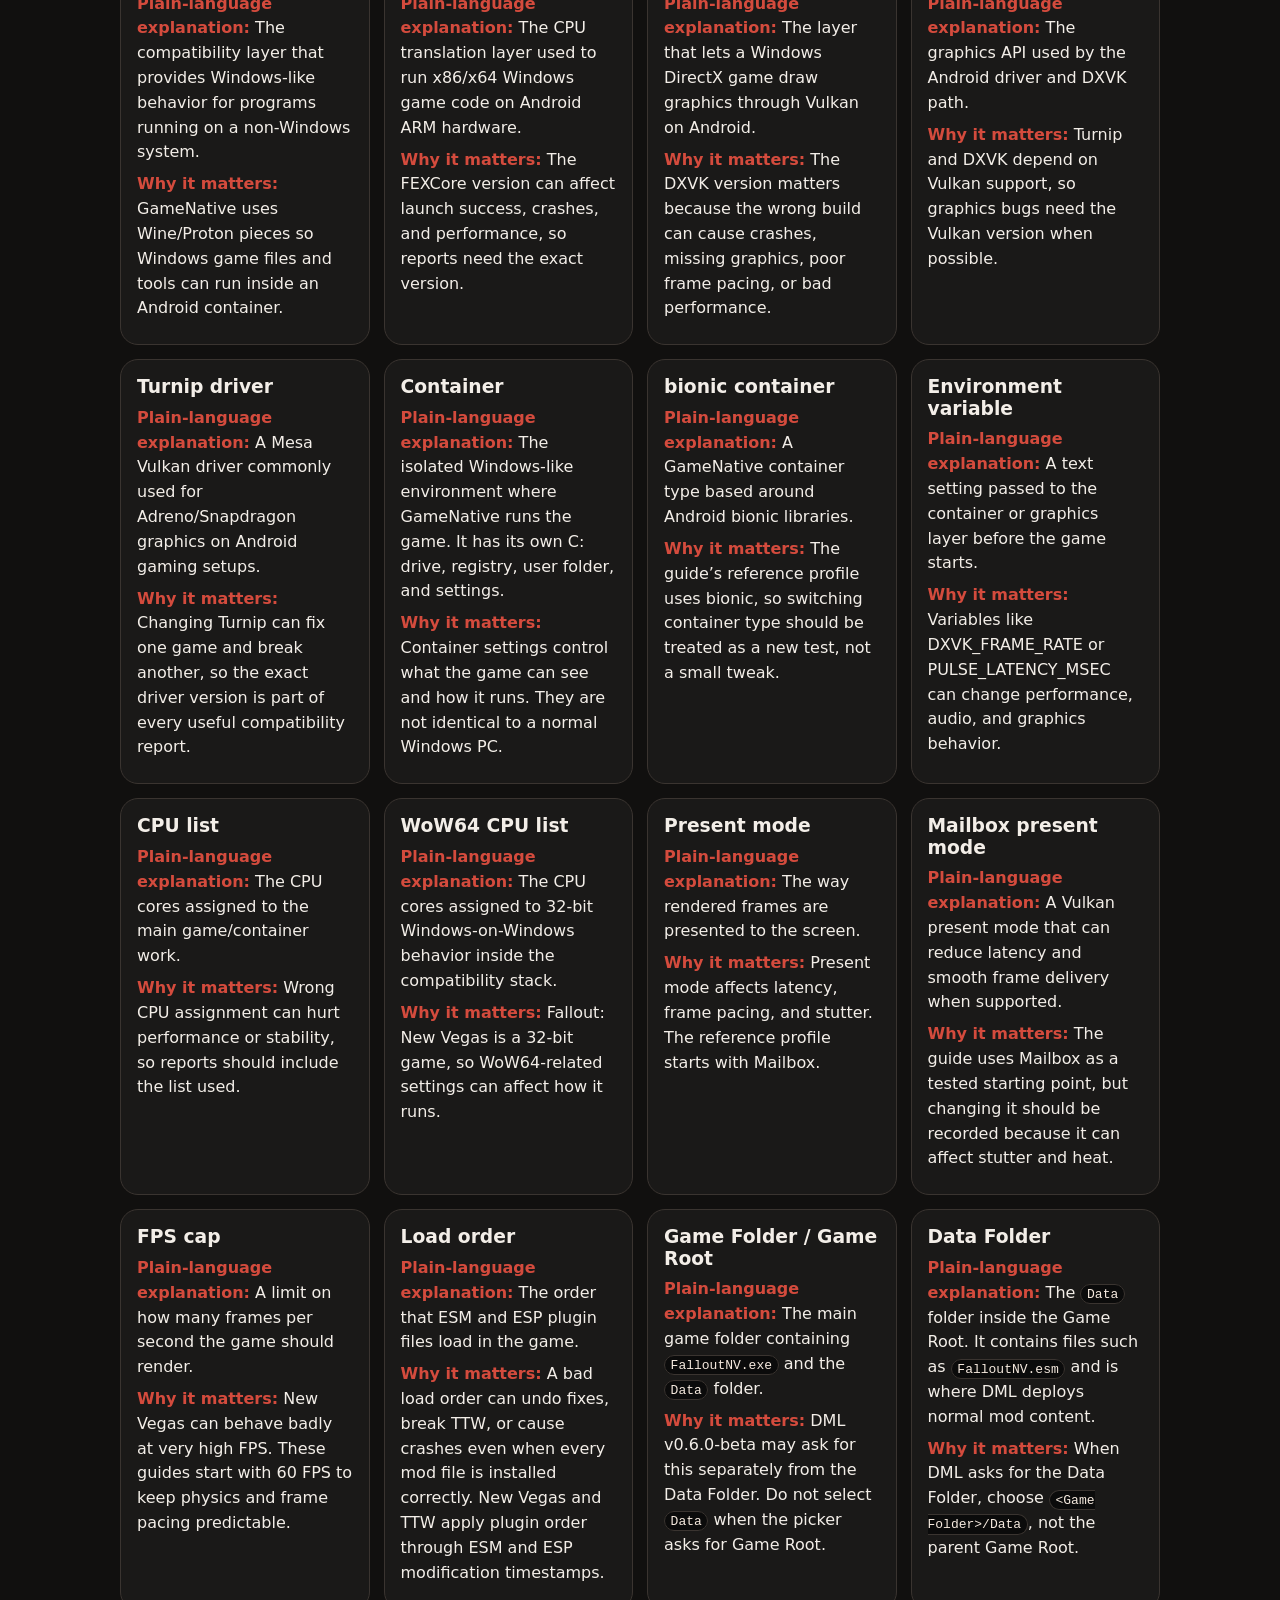
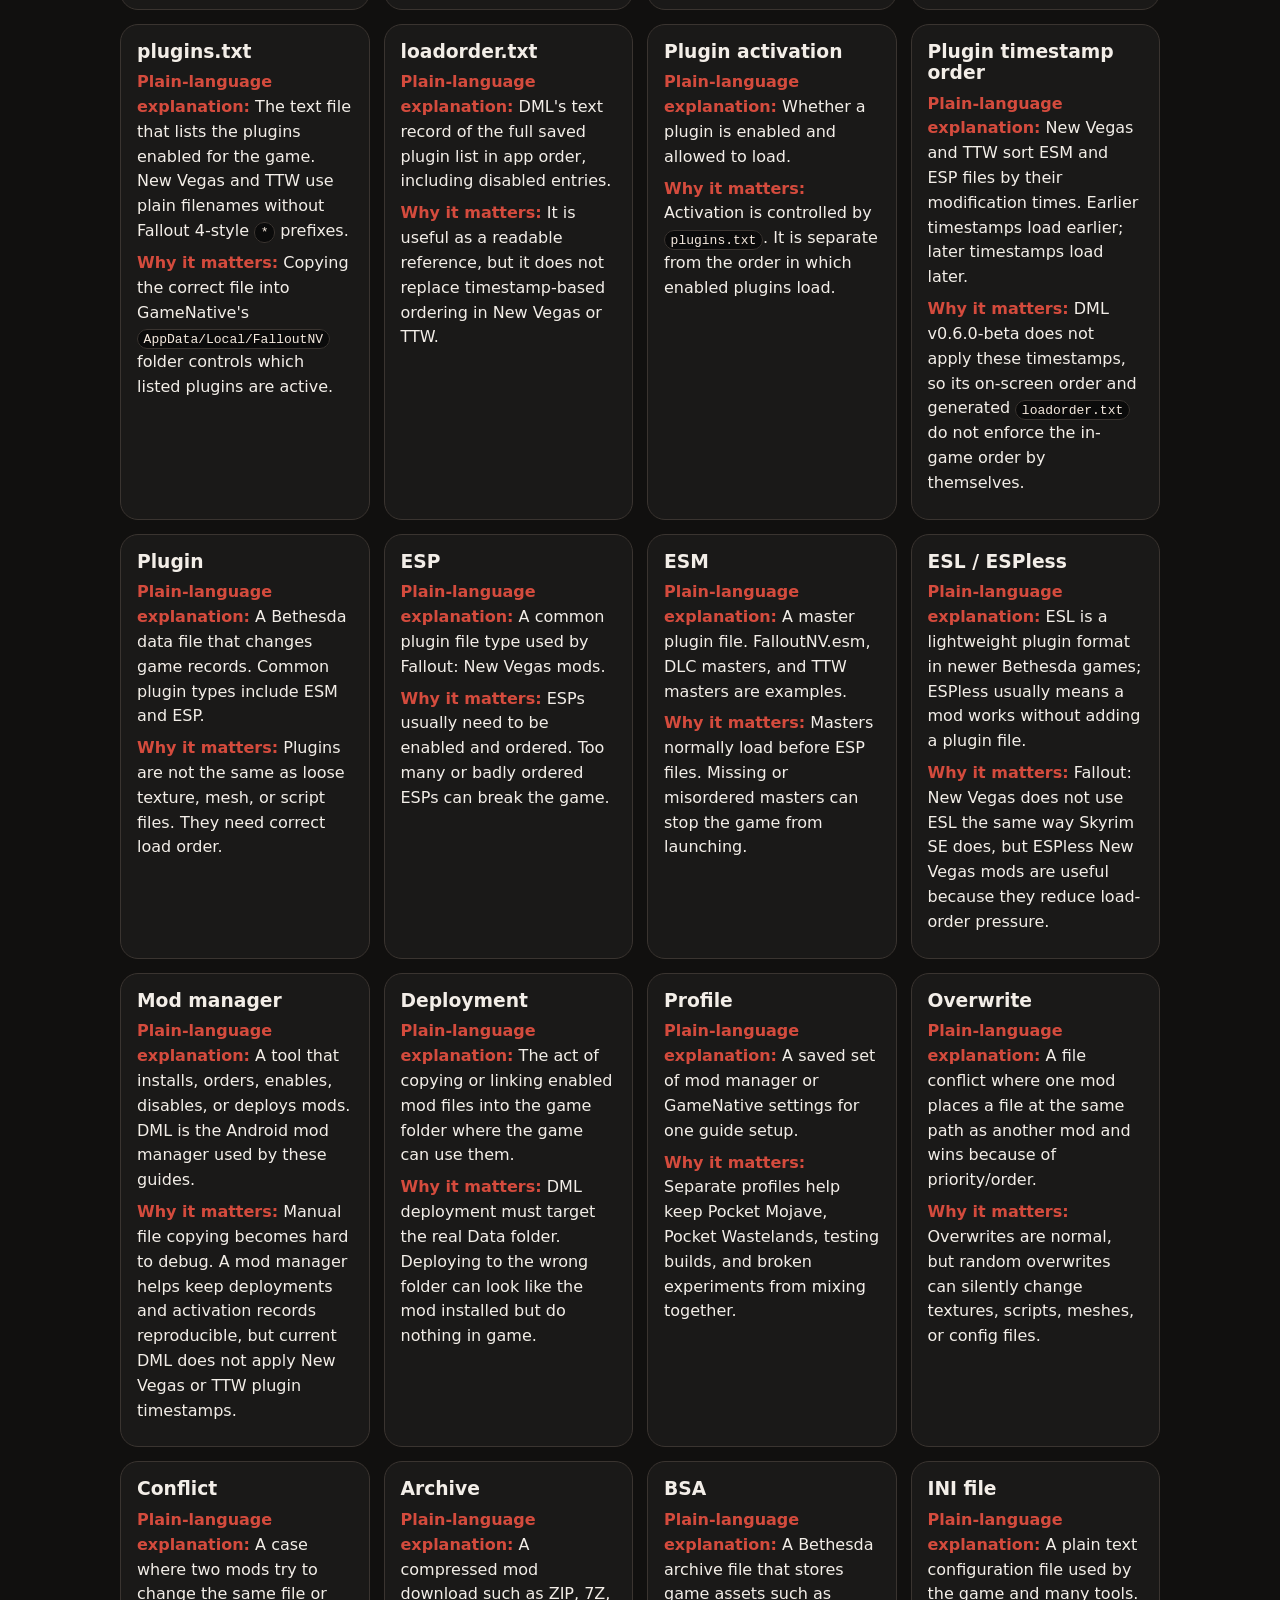
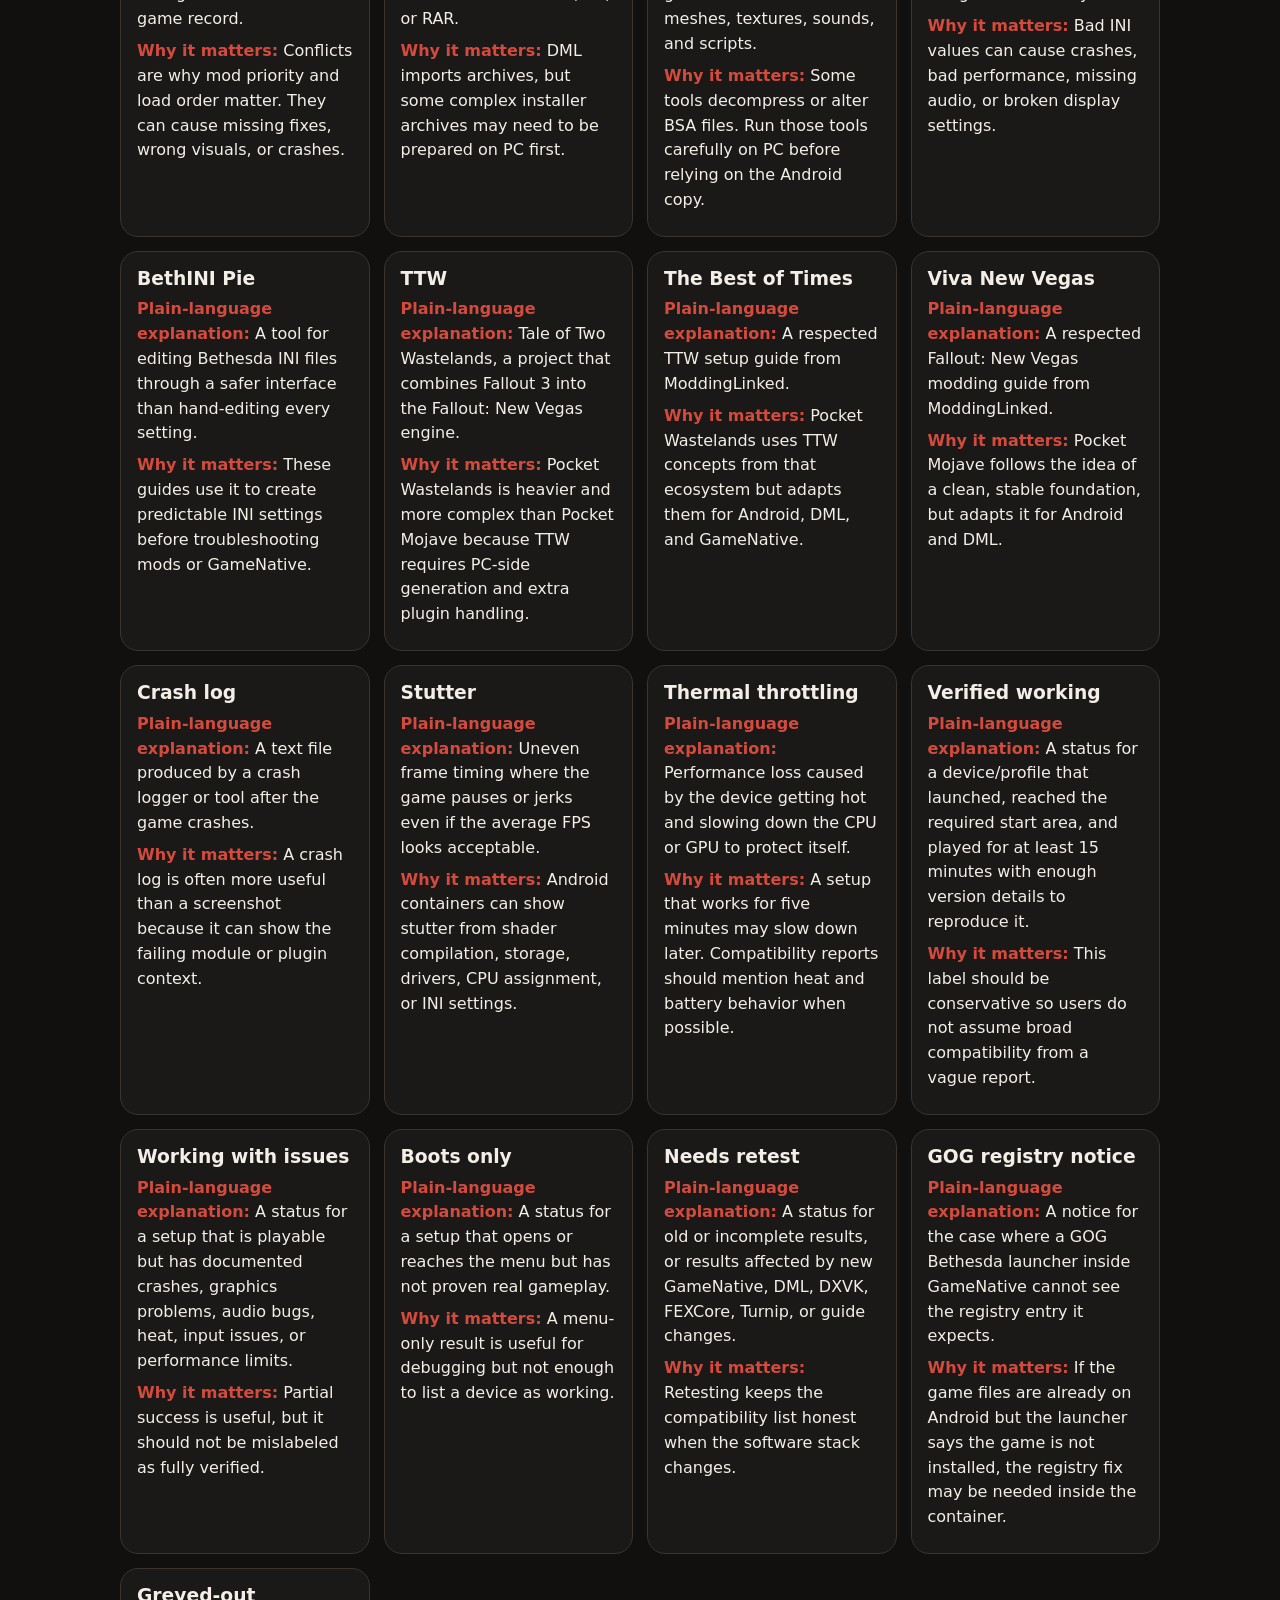
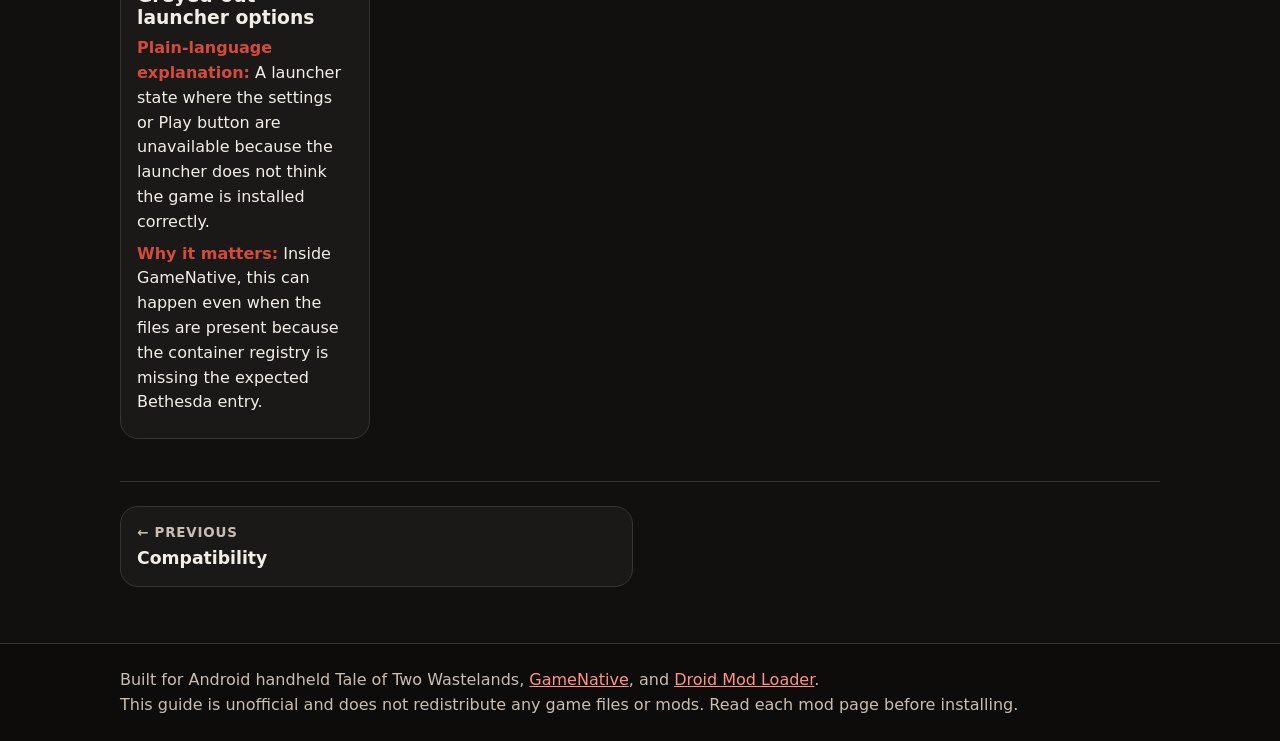
<file: glossary.html>
<!doctype html>
<html lang="en">
<head>
  <meta charset="utf-8">
  <meta name="viewport" content="width=device-width, initial-scale=1">
  <title>Glossary | Shonk's Pocket Wastelands</title>
  <meta name="description" content="Tale of Two Wastelands on Android with GameNative and Droid Mod Loader.">
  <link rel="stylesheet" href="assets/site.css?v=9">
  
</head>
<body>
  <header class="site-header">
    <div class="container header-inner">
      <a class="logo" href="index.html">Shonk's Pocket Wastelands</a>
      <nav class="nav" aria-label="Main navigation">
<a href="index.html" class="">Home</a>
<a href="setup.html" class="">Setup</a>
<a href="mods.html" class="">Mod List</a>
<a href="load-order.html" class="">Load Order</a>
<a href="avoid.html" class="">Avoid</a>
<a href="changelog.html" class="">Changelog</a>
<a href="report.html" class="">Reports</a>
<a href="compatibility.html" class="">Compatibility</a>
<a href="glossary.html" class="active">Glossary</a>
      </nav>
    </div>
  </header>
  <main class="container">

<section class="hero"><h1>Glossary</h1><p class="lead">Plain-language definitions for Android modding, GameNative, Droid Mod Loader, compatibility layers, and Bethesda modding terms used in these guides.</p></section>
<div class="callout notice learning-card"><h3>How to use this page</h3><p>Use this when a setup step mentions a term you do not know. The definitions are written for Pocket Mojave, Pocket Wastelands, GameNative, DML, Fallout: New Vegas, and TTW instead of general PC modding.</p></div>
<section class="card-grid">
  <article class="card glossary-entry" id="android-arm">
    <h3>Android ARM</h3>
    <p><strong>Plain-language explanation:</strong> The phone or handheld uses an ARM processor instead of a normal desktop x86 Windows processor. Most Android gaming handhelds and phones are ARM devices.</p>
    <p><strong>Why it matters:</strong> These guides use GameNative, FEXCore, Proton/Wine, and DXVK because Fallout: New Vegas and TTW are Windows games running on Android ARM hardware.</p>
  </article>
  <article class="card glossary-entry" id="app-storage">
    <h3>App storage</h3>
    <p><strong>Plain-language explanation:</strong> A private folder controlled by an Android app. Other apps usually cannot browse or edit it normally.</p>
    <p><strong>Why it matters:</strong> If the game is trapped inside locked GameNative App Storage, DML may not be able to deploy files into the real Data folder.</p>
  </article>
  <article class="card glossary-entry" id="shared-storage">
    <h3>Shared storage</h3>
    <p><strong>Plain-language explanation:</strong> A normal Android storage location that file managers and other apps can reach, such as /storage/emulated/0/PcGames/.</p>
    <p><strong>Why it matters:</strong> These guides prefer shared storage so both GameNative and DML can work with the same Fallout: New Vegas folder.</p>
  </article>
  <article class="card glossary-entry" id="gamenative">
    <h3>GameNative</h3>
    <p><strong>Plain-language explanation:</strong> The Android app used to create a Windows-like container and launch the Windows game executable.</p>
    <p><strong>Why it matters:</strong> It is the layer that actually starts FalloutNV.exe or nvse_loader.exe on Android, so its build, container, driver, and storage behavior matter.</p>
  </article>
  <article class="card glossary-entry" id="custom-game">
    <h3>Custom game</h3>
    <p><strong>Plain-language explanation:</strong> A GameNative entry where you choose your own Windows executable instead of launching a built-in store/game shortcut.</p>
    <p><strong>Why it matters:</strong> These guides rely on custom games so you can point GameNative at your New Vegas executable in shared storage.</p>
  </article>
  <article class="card glossary-entry" id="d-drive">
    <h3>D: drive</h3>
    <p><strong>Plain-language explanation:</strong> A Windows-style drive letter shown inside the container. It can point to files that are outside the fake C: drive.</p>
    <p><strong>Why it matters:</strong> If D: drive access is missing, the container may not see the game folder path expected by the guide.</p>
  </article>
  <article class="card glossary-entry" id="droid-mod-loader-dml">
    <h3>Droid Mod Loader / DML</h3>
    <p><strong>Plain-language explanation:</strong> The Android mod manager used by these guides to import mod archives, deploy files, detect plugins, manage plugin activation, and write <code>plugins.txt</code> and <code>loadorder.txt</code>.</p>
    <p><strong>Why it matters:</strong> DML keeps Android-side mod management separate from GameNative, but it needs access to the correct New Vegas Data folder.</p>
  </article>
  <article class="card glossary-entry" id="proton">
    <h3>Proton</h3>
    <p><strong>Plain-language explanation:</strong> A Wine-based compatibility package commonly used to run Windows games outside normal Windows.</p>
    <p><strong>Why it matters:</strong> The Proton/Wine version can change whether Fallout: New Vegas launches, crashes, or sees the right files inside GameNative.</p>
  </article>
  <article class="card glossary-entry" id="wine">
    <h3>Wine</h3>
    <p><strong>Plain-language explanation:</strong> The compatibility layer that provides Windows-like behavior for programs running on a non-Windows system.</p>
    <p><strong>Why it matters:</strong> GameNative uses Wine/Proton pieces so Windows game files and tools can run inside an Android container.</p>
  </article>
  <article class="card glossary-entry" id="fexcore">
    <h3>FEXCore</h3>
    <p><strong>Plain-language explanation:</strong> The CPU translation layer used to run x86/x64 Windows game code on Android ARM hardware.</p>
    <p><strong>Why it matters:</strong> The FEXCore version can affect launch success, crashes, and performance, so reports need the exact version.</p>
  </article>
  <article class="card glossary-entry" id="dxvk">
    <h3>DXVK</h3>
    <p><strong>Plain-language explanation:</strong> The layer that lets a Windows DirectX game draw graphics through Vulkan on Android.</p>
    <p><strong>Why it matters:</strong> The DXVK version matters because the wrong build can cause crashes, missing graphics, poor frame pacing, or bad performance.</p>
  </article>
  <article class="card glossary-entry" id="vulkan">
    <h3>Vulkan</h3>
    <p><strong>Plain-language explanation:</strong> The graphics API used by the Android driver and DXVK path.</p>
    <p><strong>Why it matters:</strong> Turnip and DXVK depend on Vulkan support, so graphics bugs need the Vulkan version when possible.</p>
  </article>
  <article class="card glossary-entry" id="turnip-driver">
    <h3>Turnip driver</h3>
    <p><strong>Plain-language explanation:</strong> A Mesa Vulkan driver commonly used for Adreno/Snapdragon graphics on Android gaming setups.</p>
    <p><strong>Why it matters:</strong> Changing Turnip can fix one game and break another, so the exact driver version is part of every useful compatibility report.</p>
  </article>
  <article class="card glossary-entry" id="container">
    <h3>Container</h3>
    <p><strong>Plain-language explanation:</strong> The isolated Windows-like environment where GameNative runs the game. It has its own C: drive, registry, user folder, and settings.</p>
    <p><strong>Why it matters:</strong> Container settings control what the game can see and how it runs. They are not identical to a normal Windows PC.</p>
  </article>
  <article class="card glossary-entry" id="bionic-container">
    <h3>bionic container</h3>
    <p><strong>Plain-language explanation:</strong> A GameNative container type based around Android bionic libraries.</p>
    <p><strong>Why it matters:</strong> The guide’s reference profile uses bionic, so switching container type should be treated as a new test, not a small tweak.</p>
  </article>
  <article class="card glossary-entry" id="environment-variable">
    <h3>Environment variable</h3>
    <p><strong>Plain-language explanation:</strong> A text setting passed to the container or graphics layer before the game starts.</p>
    <p><strong>Why it matters:</strong> Variables like DXVK_FRAME_RATE or PULSE_LATENCY_MSEC can change performance, audio, and graphics behavior.</p>
  </article>
  <article class="card glossary-entry" id="cpu-list">
    <h3>CPU list</h3>
    <p><strong>Plain-language explanation:</strong> The CPU cores assigned to the main game/container work.</p>
    <p><strong>Why it matters:</strong> Wrong CPU assignment can hurt performance or stability, so reports should include the list used.</p>
  </article>
  <article class="card glossary-entry" id="wow64-cpu-list">
    <h3>WoW64 CPU list</h3>
    <p><strong>Plain-language explanation:</strong> The CPU cores assigned to 32-bit Windows-on-Windows behavior inside the compatibility stack.</p>
    <p><strong>Why it matters:</strong> Fallout: New Vegas is a 32-bit game, so WoW64-related settings can affect how it runs.</p>
  </article>
  <article class="card glossary-entry" id="present-mode">
    <h3>Present mode</h3>
    <p><strong>Plain-language explanation:</strong> The way rendered frames are presented to the screen.</p>
    <p><strong>Why it matters:</strong> Present mode affects latency, frame pacing, and stutter. The reference profile starts with Mailbox.</p>
  </article>
  <article class="card glossary-entry" id="mailbox-present-mode">
    <h3>Mailbox present mode</h3>
    <p><strong>Plain-language explanation:</strong> A Vulkan present mode that can reduce latency and smooth frame delivery when supported.</p>
    <p><strong>Why it matters:</strong> The guide uses Mailbox as a tested starting point, but changing it should be recorded because it can affect stutter and heat.</p>
  </article>
  <article class="card glossary-entry" id="fps-cap">
    <h3>FPS cap</h3>
    <p><strong>Plain-language explanation:</strong> A limit on how many frames per second the game should render.</p>
    <p><strong>Why it matters:</strong> New Vegas can behave badly at very high FPS. These guides start with 60 FPS to keep physics and frame pacing predictable.</p>
  </article>
  <article class="card glossary-entry" id="load-order">
    <h3>Load order</h3>
    <p><strong>Plain-language explanation:</strong> The order that ESM and ESP plugin files load in the game.</p>
    <p><strong>Why it matters:</strong> A bad load order can undo fixes, break TTW, or cause crashes even when every mod file is installed correctly. New Vegas and TTW apply plugin order through ESM and ESP modification timestamps.</p>
  </article>
  <article class="card glossary-entry" id="game-root">
    <h3>Game Folder / Game Root</h3>
    <p><strong>Plain-language explanation:</strong> The main game folder containing <code>FalloutNV.exe</code> and the <code>Data</code> folder.</p>
    <p><strong>Why it matters:</strong> DML v0.6.0-beta may ask for this separately from the Data Folder. Do not select <code>Data</code> when the picker asks for Game Root.</p>
  </article>
  <article class="card glossary-entry" id="data-folder">
    <h3>Data Folder</h3>
    <p><strong>Plain-language explanation:</strong> The <code>Data</code> folder inside the Game Root. It contains files such as <code>FalloutNV.esm</code> and is where DML deploys normal mod content.</p>
    <p><strong>Why it matters:</strong> When DML asks for the Data Folder, choose <code>&lt;Game Folder&gt;/Data</code>, not the parent Game Root.</p>
  </article>
  <article class="card glossary-entry" id="plugins-txt">
    <h3>plugins.txt</h3>
    <p><strong>Plain-language explanation:</strong> The text file that lists the plugins enabled for the game. New Vegas and TTW use plain filenames without Fallout 4-style <code>*</code> prefixes.</p>
    <p><strong>Why it matters:</strong> Copying the correct file into GameNative's <code>AppData/Local/FalloutNV</code> folder controls which listed plugins are active.</p>
  </article>
  <article class="card glossary-entry" id="loadorder-txt">
    <h3>loadorder.txt</h3>
    <p><strong>Plain-language explanation:</strong> DML's text record of the full saved plugin list in app order, including disabled entries.</p>
    <p><strong>Why it matters:</strong> It is useful as a readable reference, but it does not replace timestamp-based ordering in New Vegas or TTW.</p>
  </article>
  <article class="card glossary-entry" id="plugin-activation">
    <h3>Plugin activation</h3>
    <p><strong>Plain-language explanation:</strong> Whether a plugin is enabled and allowed to load.</p>
    <p><strong>Why it matters:</strong> Activation is controlled by <code>plugins.txt</code>. It is separate from the order in which enabled plugins load.</p>
  </article>
  <article class="card glossary-entry" id="plugin-timestamp-order">
    <h3>Plugin timestamp order</h3>
    <p><strong>Plain-language explanation:</strong> New Vegas and TTW sort ESM and ESP files by their modification times. Earlier timestamps load earlier; later timestamps load later.</p>
    <p><strong>Why it matters:</strong> DML v0.6.0-beta does not apply these timestamps, so its on-screen order and generated <code>loadorder.txt</code> do not enforce the in-game order by themselves.</p>
  </article>
  <article class="card glossary-entry" id="plugin">
    <h3>Plugin</h3>
    <p><strong>Plain-language explanation:</strong> A Bethesda data file that changes game records. Common plugin types include ESM and ESP.</p>
    <p><strong>Why it matters:</strong> Plugins are not the same as loose texture, mesh, or script files. They need correct load order.</p>
  </article>
  <article class="card glossary-entry" id="esp">
    <h3>ESP</h3>
    <p><strong>Plain-language explanation:</strong> A common plugin file type used by Fallout: New Vegas mods.</p>
    <p><strong>Why it matters:</strong> ESPs usually need to be enabled and ordered. Too many or badly ordered ESPs can break the game.</p>
  </article>
  <article class="card glossary-entry" id="esm">
    <h3>ESM</h3>
    <p><strong>Plain-language explanation:</strong> A master plugin file. FalloutNV.esm, DLC masters, and TTW masters are examples.</p>
    <p><strong>Why it matters:</strong> Masters normally load before ESP files. Missing or misordered masters can stop the game from launching.</p>
  </article>
  <article class="card glossary-entry" id="esl-espless">
    <h3>ESL / ESPless</h3>
    <p><strong>Plain-language explanation:</strong> ESL is a lightweight plugin format in newer Bethesda games; ESPless usually means a mod works without adding a plugin file.</p>
    <p><strong>Why it matters:</strong> Fallout: New Vegas does not use ESL the same way Skyrim SE does, but ESPless New Vegas mods are useful because they reduce load-order pressure.</p>
  </article>
  <article class="card glossary-entry" id="mod-manager">
    <h3>Mod manager</h3>
    <p><strong>Plain-language explanation:</strong> A tool that installs, orders, enables, disables, or deploys mods. DML is the Android mod manager used by these guides.</p>
    <p><strong>Why it matters:</strong> Manual file copying becomes hard to debug. A mod manager helps keep deployments and activation records reproducible, but current DML does not apply New Vegas or TTW plugin timestamps.</p>
  </article>
  <article class="card glossary-entry" id="deployment">
    <h3>Deployment</h3>
    <p><strong>Plain-language explanation:</strong> The act of copying or linking enabled mod files into the game folder where the game can use them.</p>
    <p><strong>Why it matters:</strong> DML deployment must target the real Data folder. Deploying to the wrong folder can look like the mod installed but do nothing in game.</p>
  </article>
  <article class="card glossary-entry" id="profile">
    <h3>Profile</h3>
    <p><strong>Plain-language explanation:</strong> A saved set of mod manager or GameNative settings for one guide setup.</p>
    <p><strong>Why it matters:</strong> Separate profiles help keep Pocket Mojave, Pocket Wastelands, testing builds, and broken experiments from mixing together.</p>
  </article>
  <article class="card glossary-entry" id="overwrite">
    <h3>Overwrite</h3>
    <p><strong>Plain-language explanation:</strong> A file conflict where one mod places a file at the same path as another mod and wins because of priority/order.</p>
    <p><strong>Why it matters:</strong> Overwrites are normal, but random overwrites can silently change textures, scripts, meshes, or config files.</p>
  </article>
  <article class="card glossary-entry" id="conflict">
    <h3>Conflict</h3>
    <p><strong>Plain-language explanation:</strong> A case where two mods try to change the same file or game record.</p>
    <p><strong>Why it matters:</strong> Conflicts are why mod priority and load order matter. They can cause missing fixes, wrong visuals, or crashes.</p>
  </article>
  <article class="card glossary-entry" id="archive">
    <h3>Archive</h3>
    <p><strong>Plain-language explanation:</strong> A compressed mod download such as ZIP, 7Z, or RAR.</p>
    <p><strong>Why it matters:</strong> DML imports archives, but some complex installer archives may need to be prepared on PC first.</p>
  </article>
  <article class="card glossary-entry" id="bsa">
    <h3>BSA</h3>
    <p><strong>Plain-language explanation:</strong> A Bethesda archive file that stores game assets such as meshes, textures, sounds, and scripts.</p>
    <p><strong>Why it matters:</strong> Some tools decompress or alter BSA files. Run those tools carefully on PC before relying on the Android copy.</p>
  </article>
  <article class="card glossary-entry" id="ini-file">
    <h3>INI file</h3>
    <p><strong>Plain-language explanation:</strong> A plain text configuration file used by the game and many tools.</p>
    <p><strong>Why it matters:</strong> Bad INI values can cause crashes, bad performance, missing audio, or broken display settings.</p>
  </article>
  <article class="card glossary-entry" id="bethini-pie">
    <h3>BethINI Pie</h3>
    <p><strong>Plain-language explanation:</strong> A tool for editing Bethesda INI files through a safer interface than hand-editing every setting.</p>
    <p><strong>Why it matters:</strong> These guides use it to create predictable INI settings before troubleshooting mods or GameNative.</p>
  </article>
  <article class="card glossary-entry" id="ttw">
    <h3>TTW</h3>
    <p><strong>Plain-language explanation:</strong> Tale of Two Wastelands, a project that combines Fallout 3 into the Fallout: New Vegas engine.</p>
    <p><strong>Why it matters:</strong> Pocket Wastelands is heavier and more complex than Pocket Mojave because TTW requires PC-side generation and extra plugin handling.</p>
  </article>
  <article class="card glossary-entry" id="the-best-of-times">
    <h3>The Best of Times</h3>
    <p><strong>Plain-language explanation:</strong> A respected TTW setup guide from ModdingLinked.</p>
    <p><strong>Why it matters:</strong> Pocket Wastelands uses TTW concepts from that ecosystem but adapts them for Android, DML, and GameNative.</p>
  </article>
  <article class="card glossary-entry" id="viva-new-vegas">
    <h3>Viva New Vegas</h3>
    <p><strong>Plain-language explanation:</strong> A respected Fallout: New Vegas modding guide from ModdingLinked.</p>
    <p><strong>Why it matters:</strong> Pocket Mojave follows the idea of a clean, stable foundation, but adapts it for Android and DML.</p>
  </article>
  <article class="card glossary-entry" id="crash-log">
    <h3>Crash log</h3>
    <p><strong>Plain-language explanation:</strong> A text file produced by a crash logger or tool after the game crashes.</p>
    <p><strong>Why it matters:</strong> A crash log is often more useful than a screenshot because it can show the failing module or plugin context.</p>
  </article>
  <article class="card glossary-entry" id="stutter">
    <h3>Stutter</h3>
    <p><strong>Plain-language explanation:</strong> Uneven frame timing where the game pauses or jerks even if the average FPS looks acceptable.</p>
    <p><strong>Why it matters:</strong> Android containers can show stutter from shader compilation, storage, drivers, CPU assignment, or INI settings.</p>
  </article>
  <article class="card glossary-entry" id="thermal-throttling">
    <h3>Thermal throttling</h3>
    <p><strong>Plain-language explanation:</strong> Performance loss caused by the device getting hot and slowing down the CPU or GPU to protect itself.</p>
    <p><strong>Why it matters:</strong> A setup that works for five minutes may slow down later. Compatibility reports should mention heat and battery behavior when possible.</p>
  </article>
  <article class="card glossary-entry" id="verified-working">
    <h3>Verified working</h3>
    <p><strong>Plain-language explanation:</strong> A status for a device/profile that launched, reached the required start area, and played for at least 15 minutes with enough version details to reproduce it.</p>
    <p><strong>Why it matters:</strong> This label should be conservative so users do not assume broad compatibility from a vague report.</p>
  </article>
  <article class="card glossary-entry" id="working-with-issues">
    <h3>Working with issues</h3>
    <p><strong>Plain-language explanation:</strong> A status for a setup that is playable but has documented crashes, graphics problems, audio bugs, heat, input issues, or performance limits.</p>
    <p><strong>Why it matters:</strong> Partial success is useful, but it should not be mislabeled as fully verified.</p>
  </article>
  <article class="card glossary-entry" id="boots-only">
    <h3>Boots only</h3>
    <p><strong>Plain-language explanation:</strong> A status for a setup that opens or reaches the menu but has not proven real gameplay.</p>
    <p><strong>Why it matters:</strong> A menu-only result is useful for debugging but not enough to list a device as working.</p>
  </article>
  <article class="card glossary-entry" id="needs-retest">
    <h3>Needs retest</h3>
    <p><strong>Plain-language explanation:</strong> A status for old or incomplete results, or results affected by new GameNative, DML, DXVK, FEXCore, Turnip, or guide changes.</p>
    <p><strong>Why it matters:</strong> Retesting keeps the compatibility list honest when the software stack changes.</p>
  </article>
  <article class="card glossary-entry" id="gog-registry-notice">
    <h3>GOG registry notice</h3>
    <p><strong>Plain-language explanation:</strong> A notice for the case where a GOG Bethesda launcher inside GameNative cannot see the registry entry it expects.</p>
    <p><strong>Why it matters:</strong> If the game files are already on Android but the launcher says the game is not installed, the registry fix may be needed inside the container.</p>
  </article>
  <article class="card glossary-entry" id="greyed-out-launcher-options">
    <h3>Greyed-out launcher options</h3>
    <p><strong>Plain-language explanation:</strong> A launcher state where the settings or Play button are unavailable because the launcher does not think the game is installed correctly.</p>
    <p><strong>Why it matters:</strong> Inside GameNative, this can happen even when the files are present because the container registry is missing the expected Bethesda entry.</p>
  </article>
</section>
<nav class="page-nav" aria-label="Page navigation">
  <a class="page-nav-link prev" href="compatibility.html"><span>&larr; Previous</span><strong>Compatibility</strong></a>
  <span class="page-nav-spacer" aria-hidden="true"></span>
</nav>
  </main>
  <footer class="site-footer">
    <div class="container">
      Built for Android handheld Tale of Two Wastelands, <a href="https://github.com/utkarshdalal/GameNative">GameNative</a>, and <a href="https://github.com/CyberShonk/DroidModLoader">Droid Mod Loader</a>.
      <br>This guide is unofficial and does not redistribute any game files or mods. Read each mod page before installing.
    </div>
  </footer>

</body>
</html>
</file>
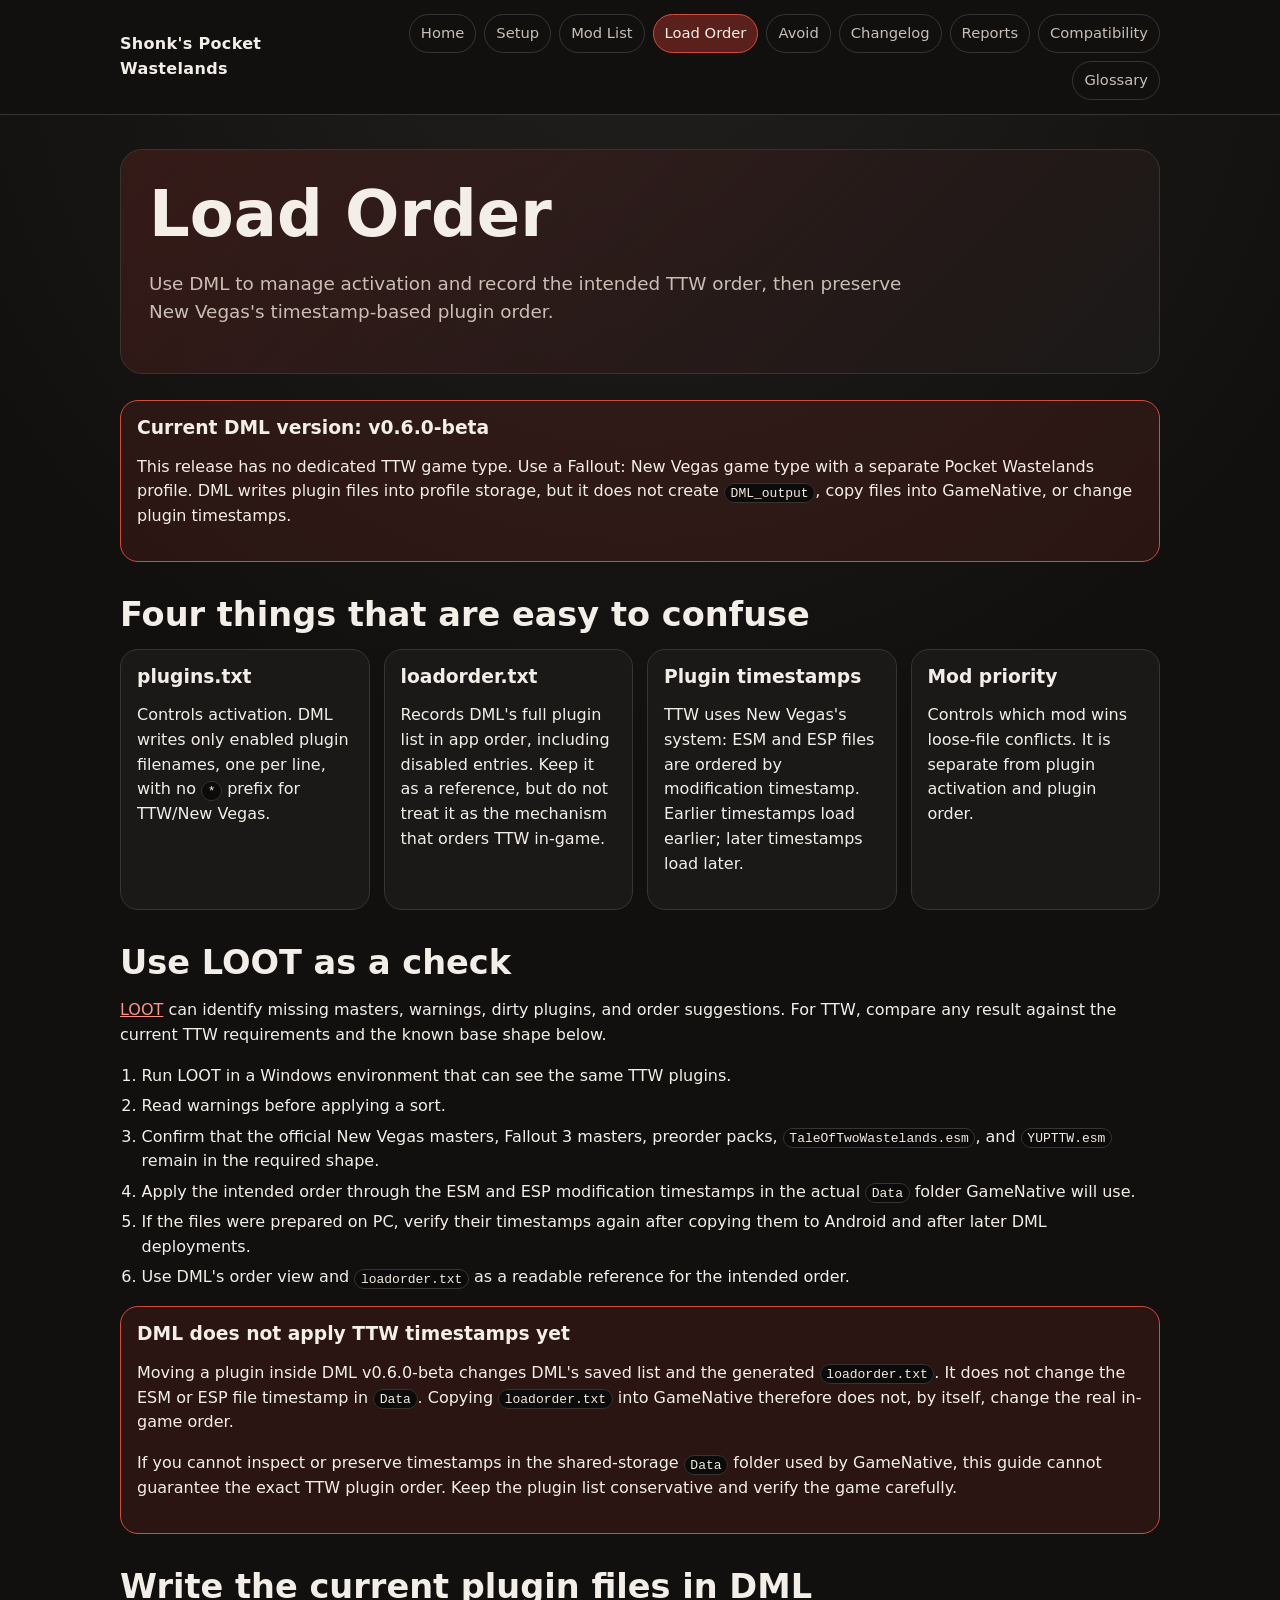
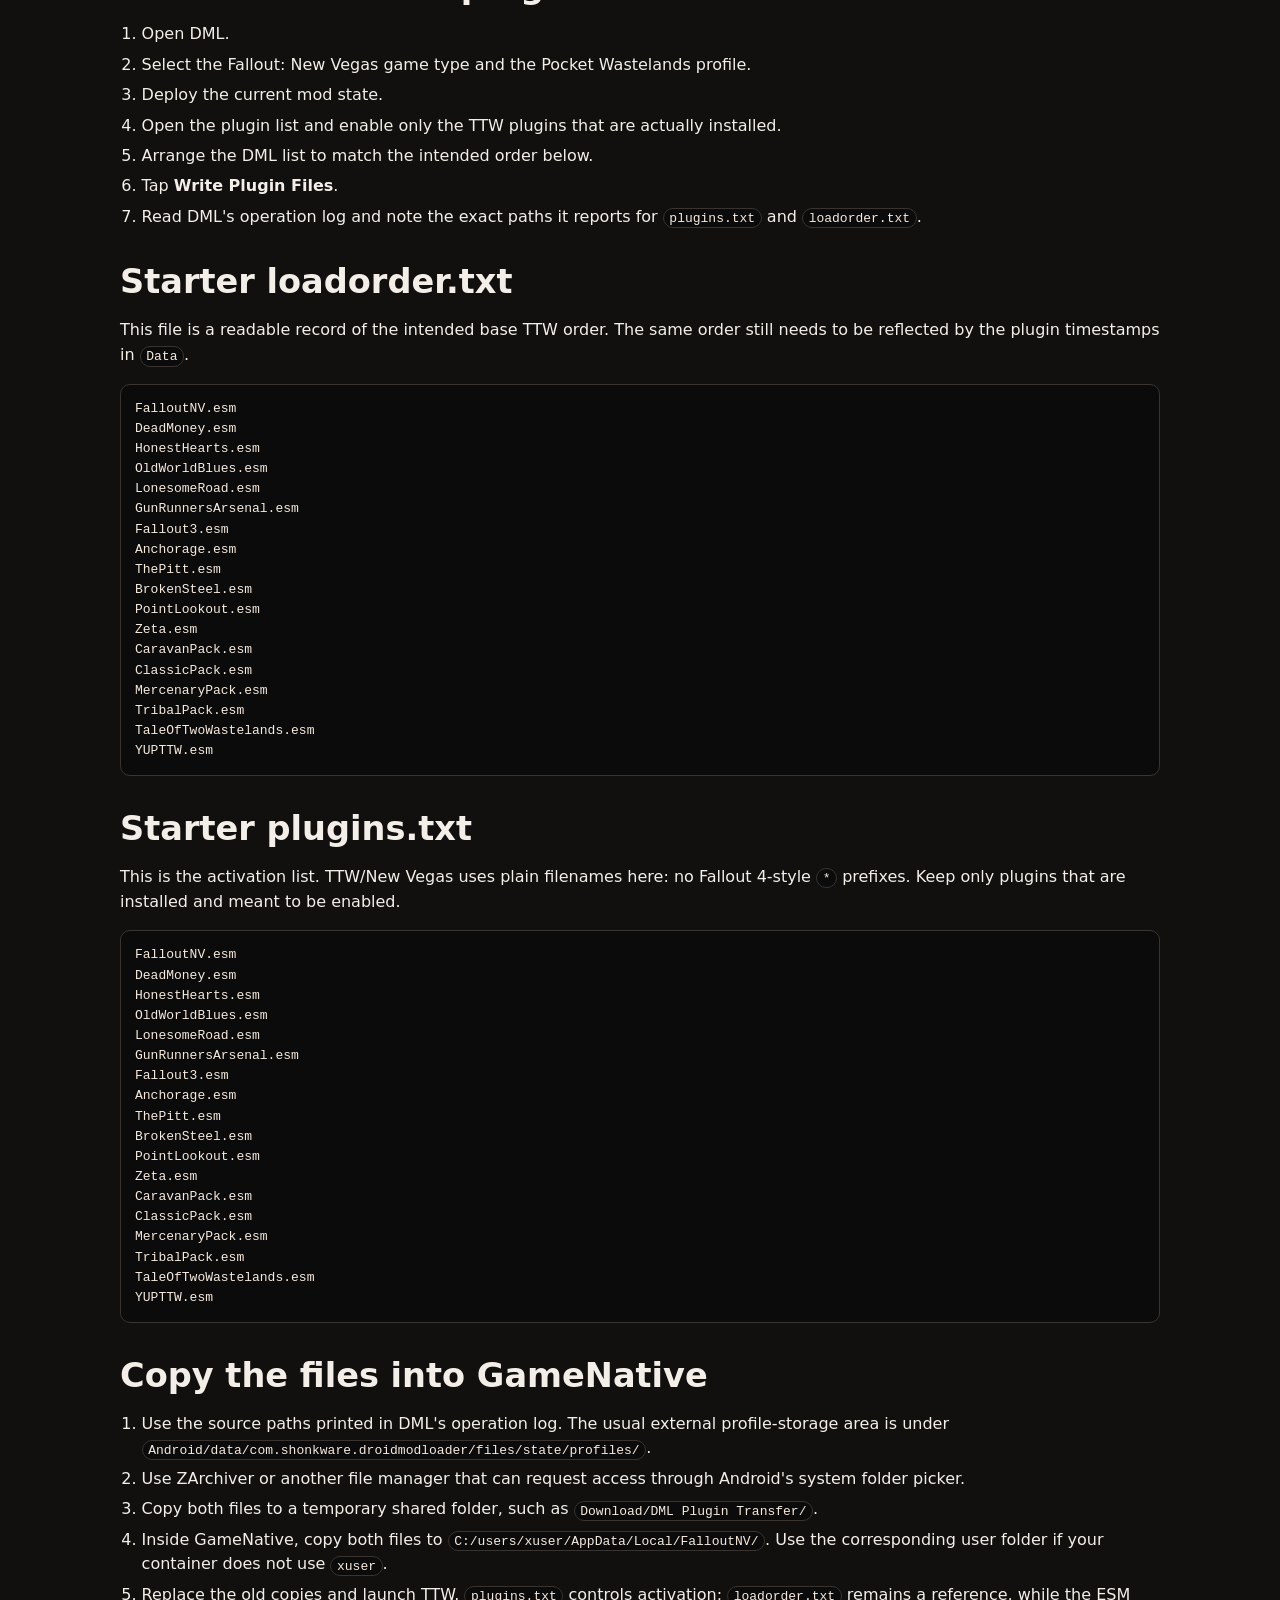
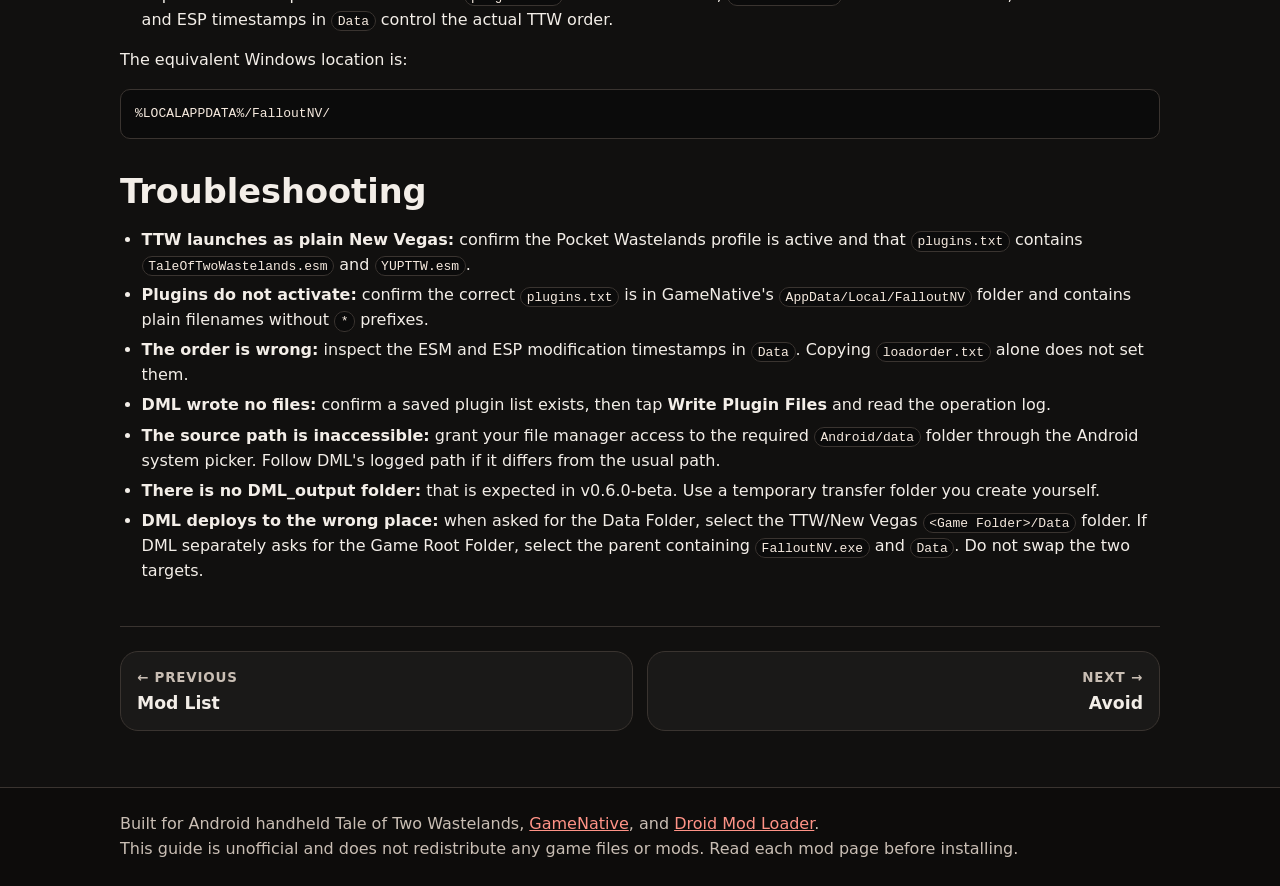
<file: load-order.html>
<!doctype html>
<html lang="en">
<head>
  <meta charset="utf-8">
  <meta name="viewport" content="width=device-width, initial-scale=1">
  <title>Load Order | Shonk's Pocket Wastelands</title>
  <meta name="description" content="Tale of Two Wastelands on Android with GameNative and Droid Mod Loader.">
  <link rel="stylesheet" href="assets/site.css?v=9">
</head>
<body>
  <header class="site-header">
    <div class="container header-inner">
      <a class="logo" href="index.html">Shonk's Pocket Wastelands</a>
      <nav class="nav" aria-label="Main navigation">
<a href="index.html" class="">Home</a>
<a href="setup.html" class="">Setup</a>
<a href="mods.html" class="">Mod List</a>
<a href="load-order.html" class="active">Load Order</a>
<a href="avoid.html" class="">Avoid</a>
<a href="changelog.html" class="">Changelog</a>
<a href="report.html" class="">Reports</a>
<a href="compatibility.html" class="">Compatibility</a>
<a href="glossary.html" class="">Glossary</a>
      </nav>
    </div>
  </header>
  <main class="container">

<section class="hero">
  <h1>Load Order</h1>
  <p class="lead">Use DML to manage activation and record the intended TTW order, then preserve New Vegas's timestamp-based plugin order.</p>
</section>

<div class="callout warning">
  <h3>Current DML version: v0.6.0-beta</h3>
  <p>This release has no dedicated TTW game type. Use a Fallout: New Vegas game type with a separate Pocket Wastelands profile. DML writes plugin files into profile storage, but it does not create <code>DML_output</code>, copy files into GameNative, or change plugin timestamps.</p>
</div>

<h2>Four things that are easy to confuse</h2>
<div class="card-grid">
  <article class="card"><h3>plugins.txt</h3><p>Controls activation. DML writes only enabled plugin filenames, one per line, with no <code>*</code> prefix for TTW/New Vegas.</p></article>
  <article class="card"><h3>loadorder.txt</h3><p>Records DML's full plugin list in app order, including disabled entries. Keep it as a reference, but do not treat it as the mechanism that orders TTW in-game.</p></article>
  <article class="card"><h3>Plugin timestamps</h3><p>TTW uses New Vegas's system: ESM and ESP files are ordered by modification timestamp. Earlier timestamps load earlier; later timestamps load later.</p></article>
  <article class="card"><h3>Mod priority</h3><p>Controls which mod wins loose-file conflicts. It is separate from plugin activation and plugin order.</p></article>
</div>

<h2>Use LOOT as a check</h2>
<p><a href="https://loot.github.io/">LOOT</a> can identify missing masters, warnings, dirty plugins, and order suggestions. For TTW, compare any result against the current TTW requirements and the known base shape below.</p>
<ol>
  <li>Run LOOT in a Windows environment that can see the same TTW plugins.</li>
  <li>Read warnings before applying a sort.</li>
  <li>Confirm that the official New Vegas masters, Fallout 3 masters, preorder packs, <code>TaleOfTwoWastelands.esm</code>, and <code>YUPTTW.esm</code> remain in the required shape.</li>
  <li>Apply the intended order through the ESM and ESP modification timestamps in the actual <code>Data</code> folder GameNative will use.</li>
  <li>If the files were prepared on PC, verify their timestamps again after copying them to Android and after later DML deployments.</li>
  <li>Use DML's order view and <code>loadorder.txt</code> as a readable reference for the intended order.</li>
</ol>

<div class="callout warning">
  <h3>DML does not apply TTW timestamps yet</h3>
  <p>Moving a plugin inside DML v0.6.0-beta changes DML's saved list and the generated <code>loadorder.txt</code>. It does not change the ESM or ESP file timestamp in <code>Data</code>. Copying <code>loadorder.txt</code> into GameNative therefore does not, by itself, change the real in-game order.</p>
  <p>If you cannot inspect or preserve timestamps in the shared-storage <code>Data</code> folder used by GameNative, this guide cannot guarantee the exact TTW plugin order. Keep the plugin list conservative and verify the game carefully.</p>
</div>

<h2>Write the current plugin files in DML</h2>
<ol>
  <li>Open DML.</li>
  <li>Select the Fallout: New Vegas game type and the Pocket Wastelands profile.</li>
  <li>Deploy the current mod state.</li>
  <li>Open the plugin list and enable only the TTW plugins that are actually installed.</li>
  <li>Arrange the DML list to match the intended order below.</li>
  <li>Tap <strong>Write Plugin Files</strong>.</li>
  <li>Read DML's operation log and note the exact paths it reports for <code>plugins.txt</code> and <code>loadorder.txt</code>.</li>
</ol>

<h2>Starter loadorder.txt</h2>
<p>This file is a readable record of the intended base TTW order. The same order still needs to be reflected by the plugin timestamps in <code>Data</code>.</p>
<pre>FalloutNV.esm
DeadMoney.esm
HonestHearts.esm
OldWorldBlues.esm
LonesomeRoad.esm
GunRunnersArsenal.esm
Fallout3.esm
Anchorage.esm
ThePitt.esm
BrokenSteel.esm
PointLookout.esm
Zeta.esm
CaravanPack.esm
ClassicPack.esm
MercenaryPack.esm
TribalPack.esm
TaleOfTwoWastelands.esm
YUPTTW.esm</pre>

<h2>Starter plugins.txt</h2>
<p>This is the activation list. TTW/New Vegas uses plain filenames here: no Fallout 4-style <code>*</code> prefixes. Keep only plugins that are installed and meant to be enabled.</p>
<pre>FalloutNV.esm
DeadMoney.esm
HonestHearts.esm
OldWorldBlues.esm
LonesomeRoad.esm
GunRunnersArsenal.esm
Fallout3.esm
Anchorage.esm
ThePitt.esm
BrokenSteel.esm
PointLookout.esm
Zeta.esm
CaravanPack.esm
ClassicPack.esm
MercenaryPack.esm
TribalPack.esm
TaleOfTwoWastelands.esm
YUPTTW.esm</pre>

<h2>Copy the files into GameNative</h2>
<ol>
  <li>Use the source paths printed in DML's operation log. The usual external profile-storage area is under <code>Android/data/com.shonkware.droidmodloader/files/state/profiles/</code>.</li>
  <li>Use ZArchiver or another file manager that can request access through Android's system folder picker.</li>
  <li>Copy both files to a temporary shared folder, such as <code>Download/DML Plugin Transfer/</code>.</li>
  <li>Inside GameNative, copy both files to <code>C:/users/xuser/AppData/Local/FalloutNV/</code>. Use the corresponding user folder if your container does not use <code>xuser</code>.</li>
  <li>Replace the old copies and launch TTW. <code>plugins.txt</code> controls activation; <code>loadorder.txt</code> remains a reference, while the ESM and ESP timestamps in <code>Data</code> control the actual TTW order.</li>
</ol>
<p>The equivalent Windows location is:</p>
<pre>%LOCALAPPDATA%/FalloutNV/</pre>

<h2>Troubleshooting</h2>
<ul class="troubleshooting-list">
  <li><strong>TTW launches as plain New Vegas:</strong> confirm the Pocket Wastelands profile is active and that <code>plugins.txt</code> contains <code>TaleOfTwoWastelands.esm</code> and <code>YUPTTW.esm</code>.</li>
  <li><strong>Plugins do not activate:</strong> confirm the correct <code>plugins.txt</code> is in GameNative's <code>AppData/Local/FalloutNV</code> folder and contains plain filenames without <code>*</code> prefixes.</li>
  <li><strong>The order is wrong:</strong> inspect the ESM and ESP modification timestamps in <code>Data</code>. Copying <code>loadorder.txt</code> alone does not set them.</li>
  <li><strong>DML wrote no files:</strong> confirm a saved plugin list exists, then tap <strong>Write Plugin Files</strong> and read the operation log.</li>
  <li><strong>The source path is inaccessible:</strong> grant your file manager access to the required <code>Android/data</code> folder through the Android system picker. Follow DML's logged path if it differs from the usual path.</li>
  <li><strong>There is no DML_output folder:</strong> that is expected in v0.6.0-beta. Use a temporary transfer folder you create yourself.</li>
  <li><strong>DML deploys to the wrong place:</strong> when asked for the Data Folder, select the TTW/New Vegas <code>&lt;Game Folder&gt;/Data</code> folder. If DML separately asks for the Game Root Folder, select the parent containing <code>FalloutNV.exe</code> and <code>Data</code>. Do not swap the two targets.</li>
</ul>


<nav class="page-nav" aria-label="Page navigation">
  <a class="page-nav-link prev" href="mods.html"><span>&larr; Previous</span><strong>Mod List</strong></a>
  <a class="page-nav-link next" href="avoid.html"><span>Next &rarr;</span><strong>Avoid</strong></a>
</nav>

  </main>
  <footer class="site-footer">
    <div class="container">
      Built for Android handheld Tale of Two Wastelands, <a href="https://github.com/utkarshdalal/GameNative">GameNative</a>, and <a href="https://github.com/CyberShonk/DroidModLoader">Droid Mod Loader</a>.
      <br>This guide is unofficial and does not redistribute any game files or mods. Read each mod page before installing.
    </div>
  </footer>
</body>
</html>
</file>
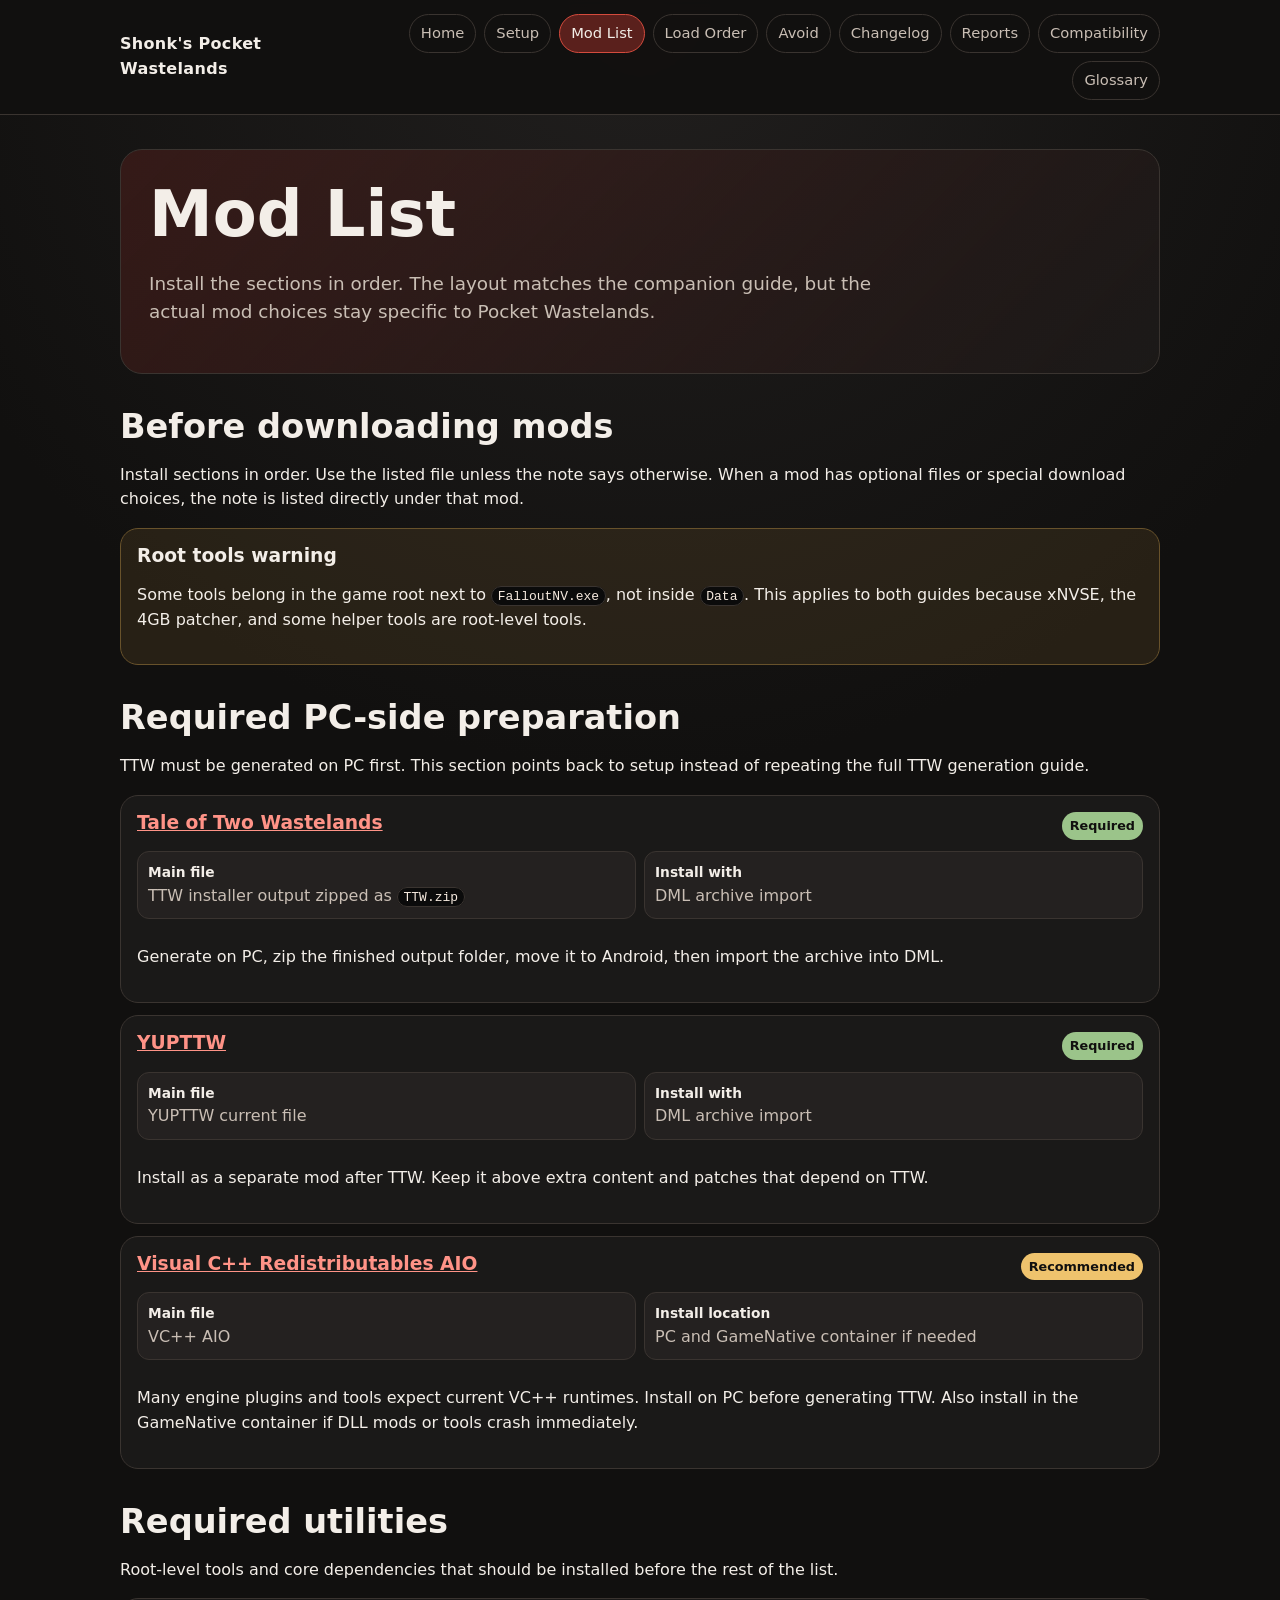
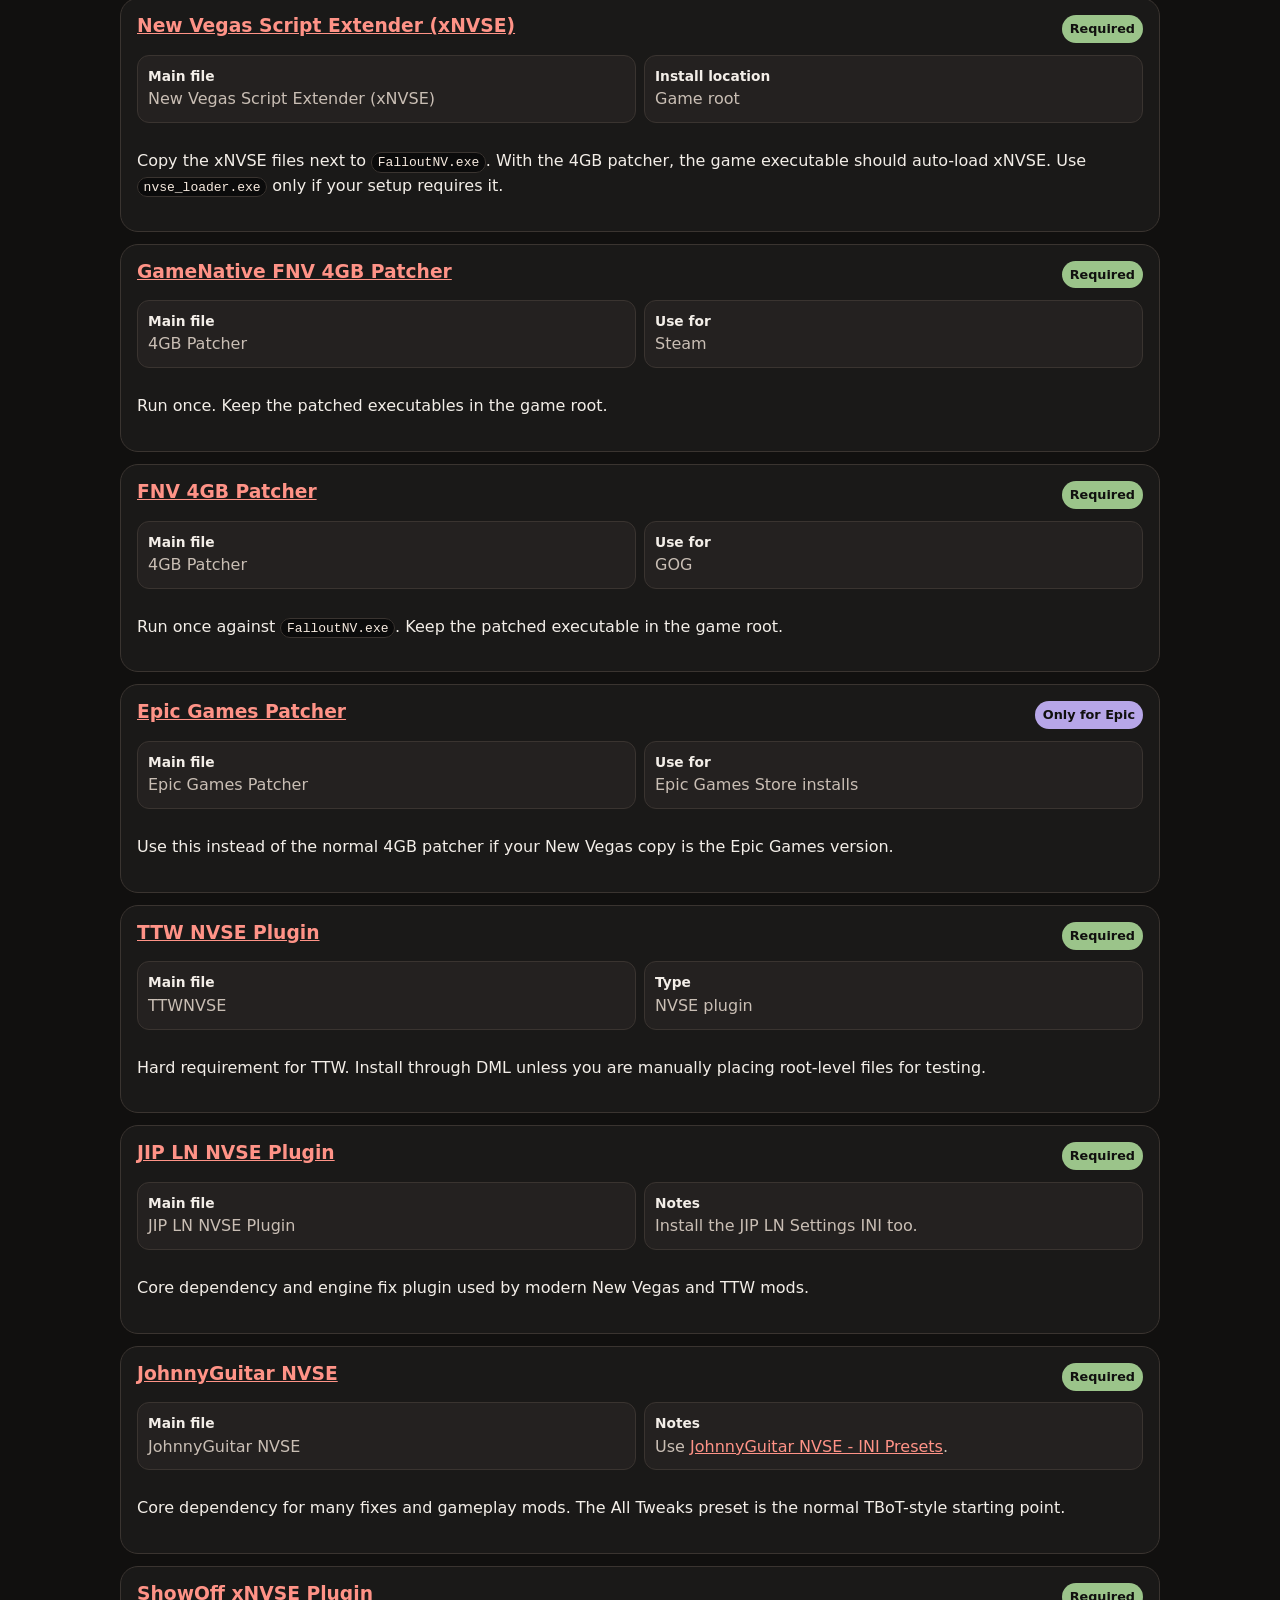
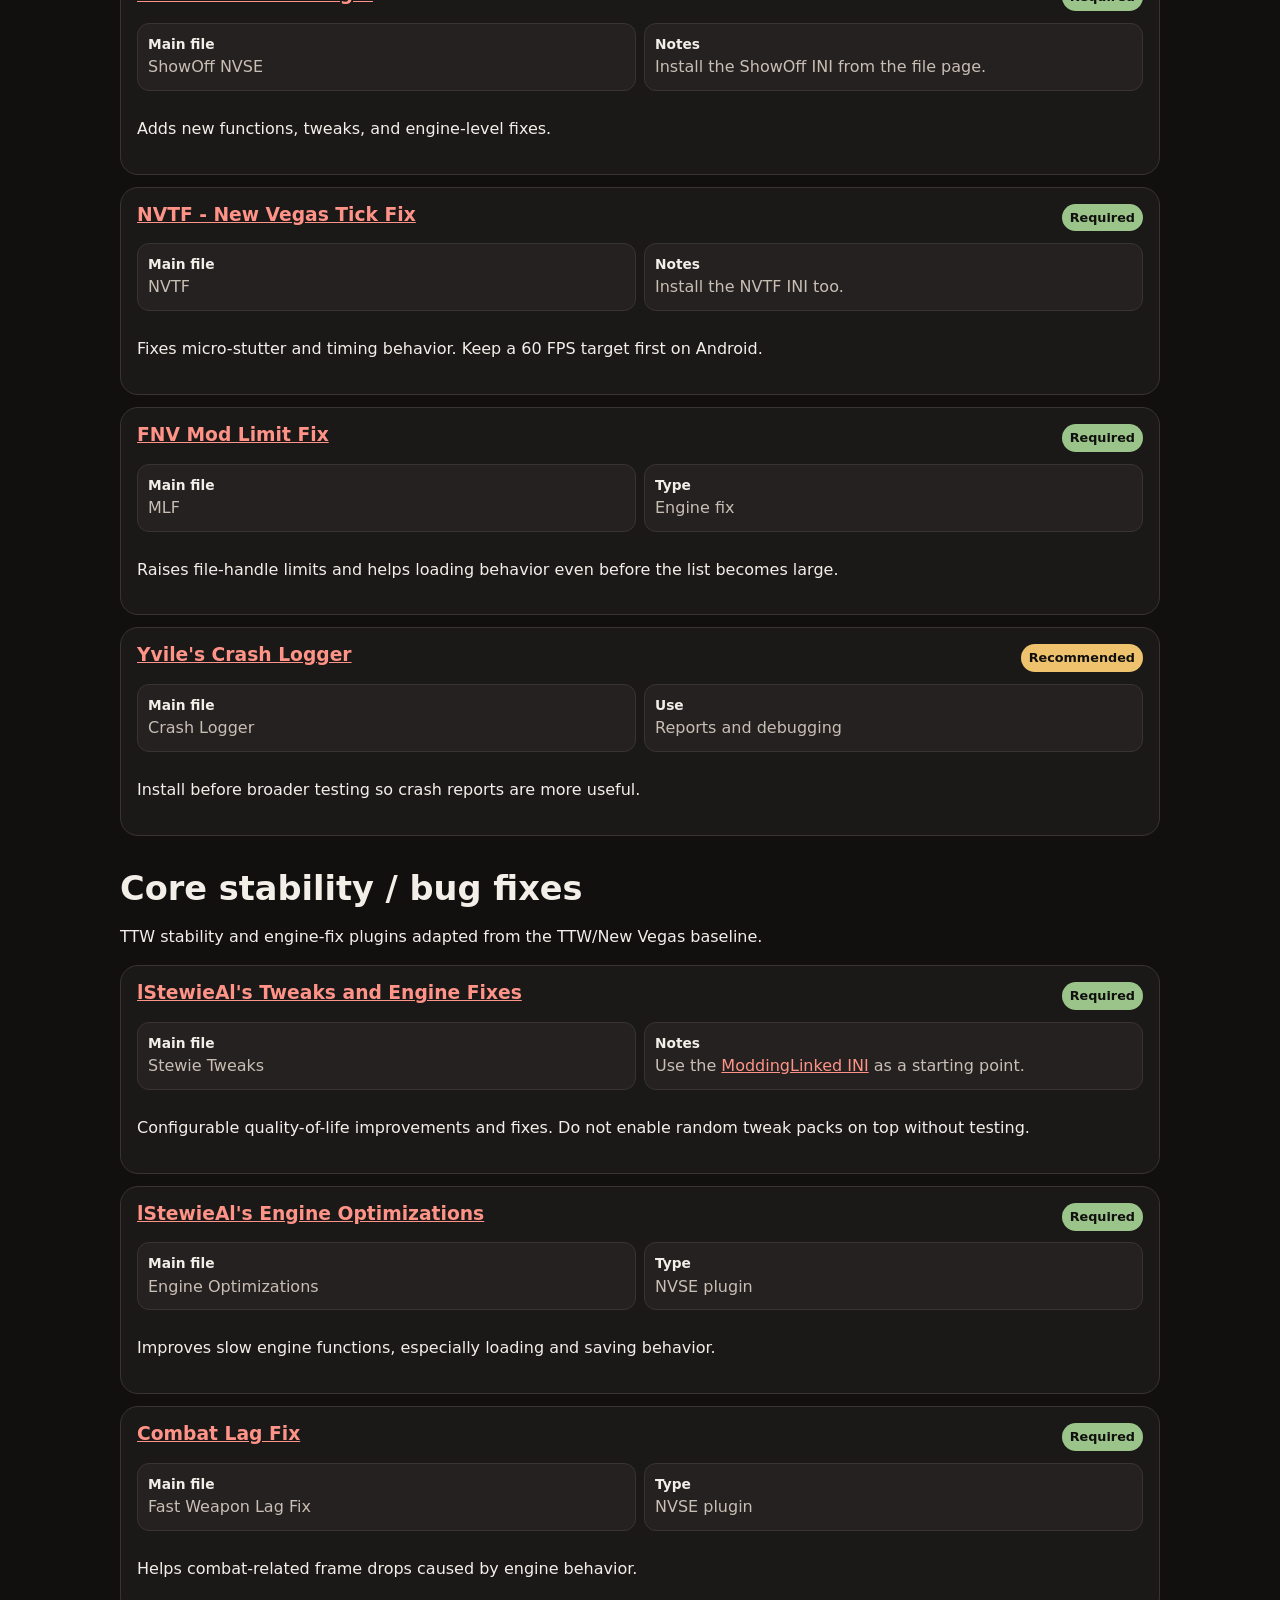
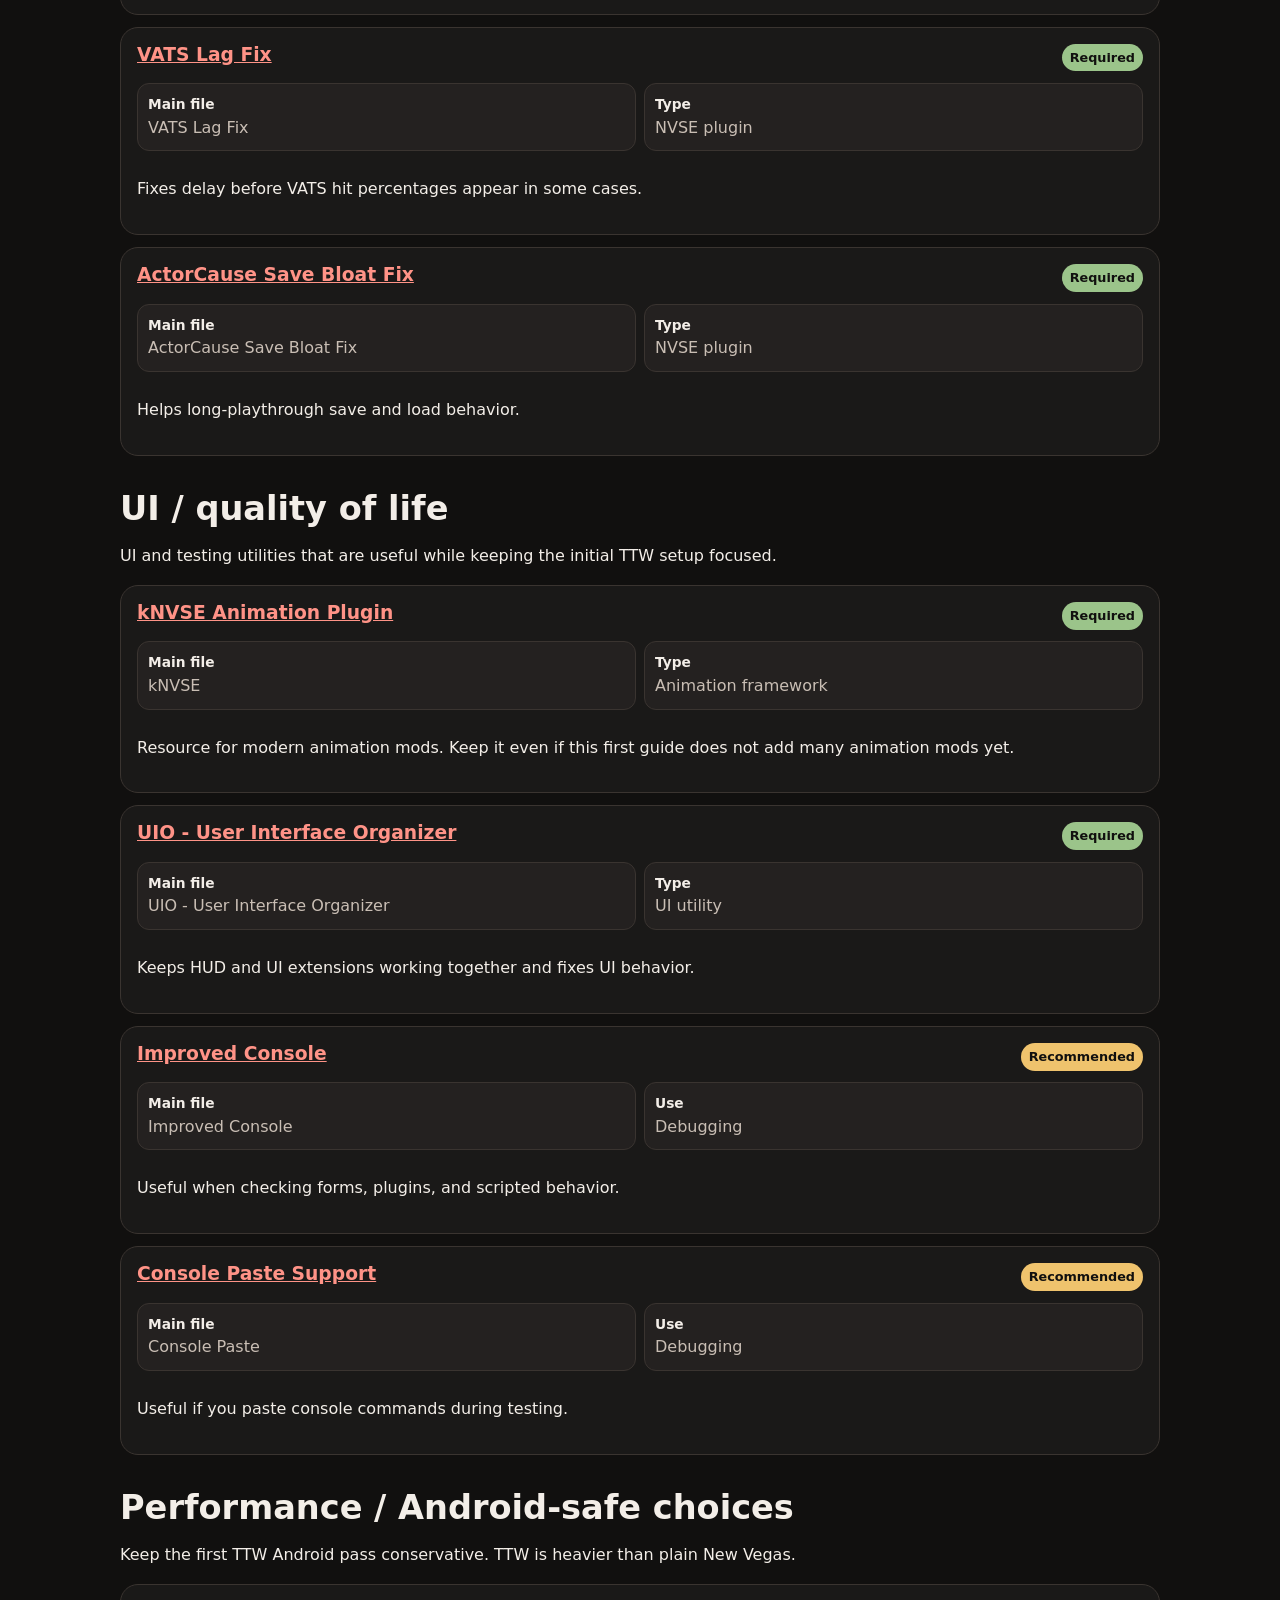
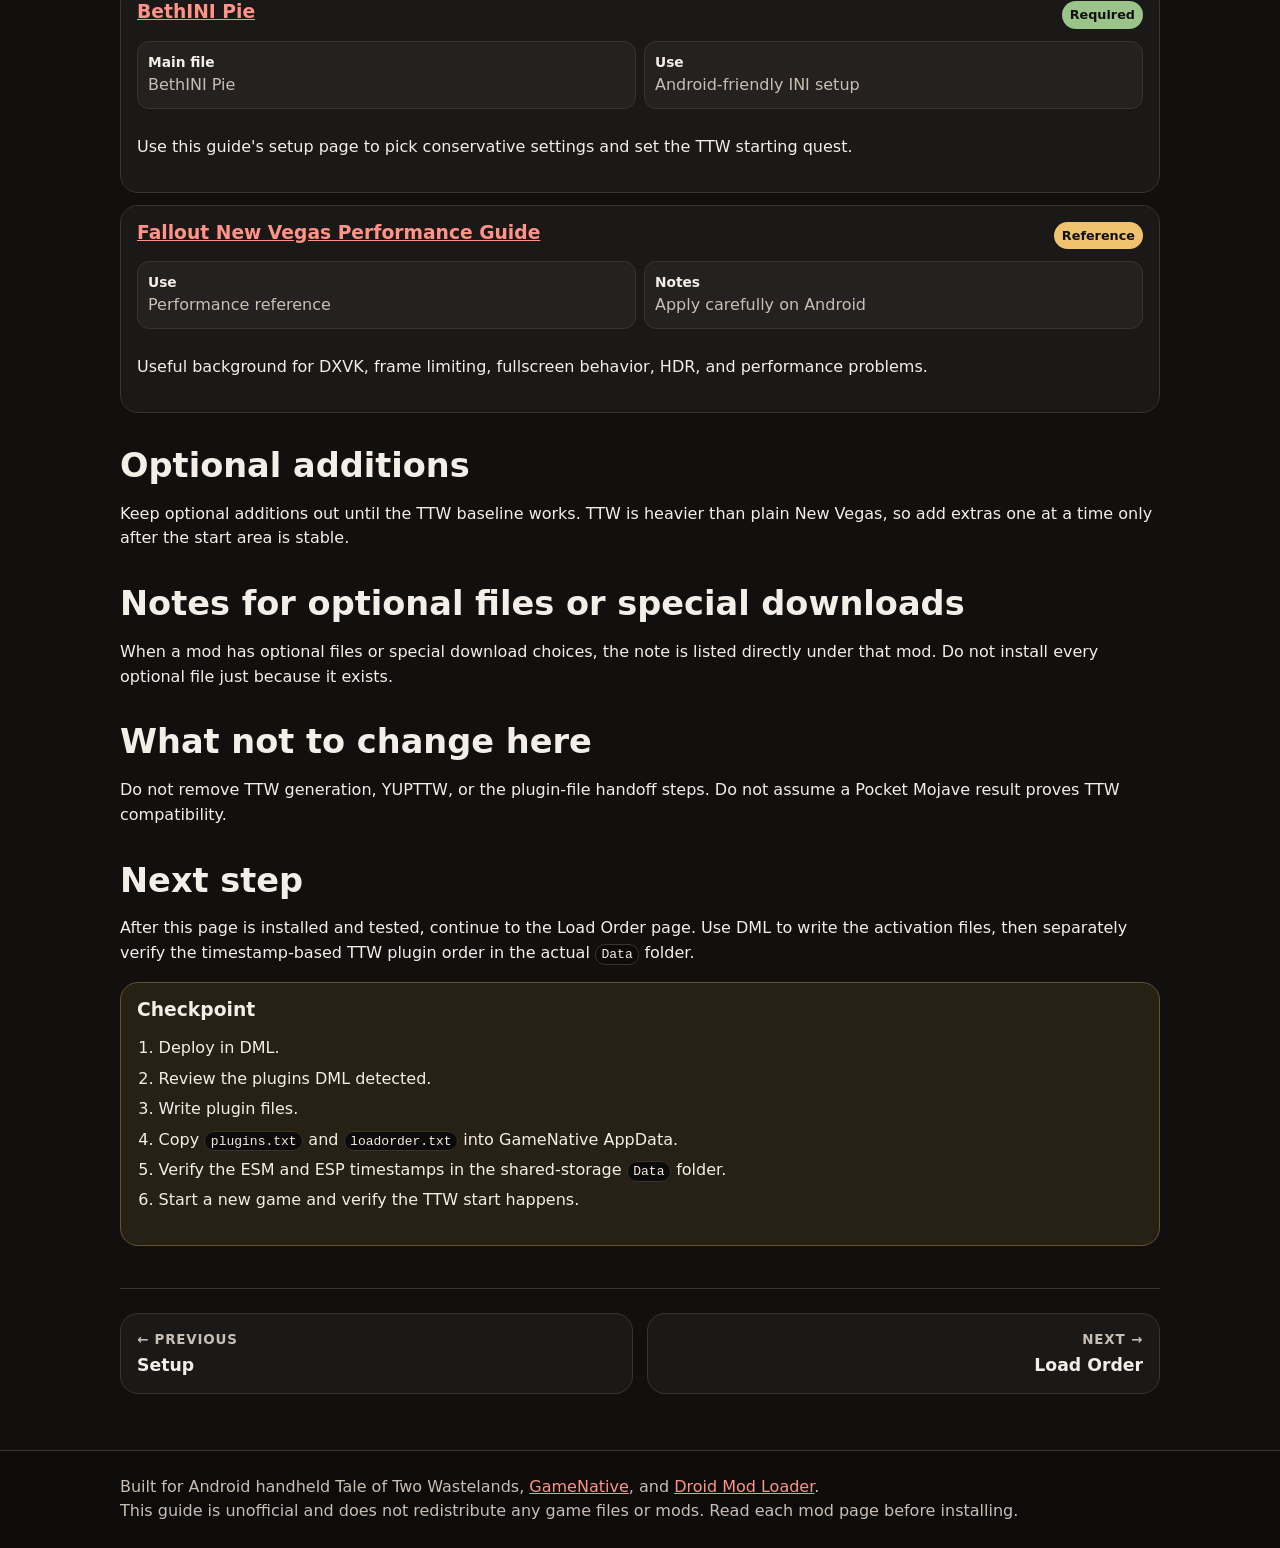
<file: mods.html>
<!doctype html>
<html lang="en">
<head>
  <meta charset="utf-8">
  <meta name="viewport" content="width=device-width, initial-scale=1">
  <title>Mod List | Shonk's Pocket Wastelands</title>
  <meta name="description" content="Tale of Two Wastelands on Android with GameNative and Droid Mod Loader.">
  <link rel="stylesheet" href="assets/site.css?v=9">
  
</head>
<body>
  <header class="site-header">
    <div class="container header-inner">
      <a class="logo" href="index.html">Shonk's Pocket Wastelands</a>
      <nav class="nav" aria-label="Main navigation">
<a href="index.html" class="">Home</a>
<a href="setup.html" class="">Setup</a>
<a href="mods.html" class="active">Mod List</a>
<a href="load-order.html" class="">Load Order</a>
<a href="avoid.html" class="">Avoid</a>
<a href="changelog.html" class="">Changelog</a>
<a href="report.html" class="">Reports</a>
<a href="compatibility.html" class="">Compatibility</a>
<a href="glossary.html" class="">Glossary</a>
      </nav>
    </div>
  </header>
  <main class="container">
<section class="hero"><h1>Mod List</h1><p class="lead">Install the sections in order. The layout matches the companion guide, but the actual mod choices stay specific to Pocket Wastelands.</p></section>

<section class="mod-section"><h2>Before downloading mods</h2><p>Install sections in order. Use the listed file unless the note says otherwise. When a mod has optional files or special download choices, the note is listed directly under that mod.</p><div class="callout notice"><h3>Root tools warning</h3><p>Some tools belong in the game root next to <code>FalloutNV.exe</code>, not inside <code>Data</code>. This applies to both guides because xNVSE, the 4GB patcher, and some helper tools are root-level tools.</p></div></section><section class="mod-section"><h2>Required PC-side preparation</h2><p>TTW must be generated on PC first. This section points back to setup instead of repeating the full TTW generation guide.</p><div class="mod-list"><article class="mod-card"><header><h3><a href="https://mod.pub/ttw/133-tale-of-two-wastelands">Tale of Two Wastelands</a></h3><span class="badge">Required</span></header><div class="meta"><div><strong>Main file</strong>TTW installer output zipped as <code>TTW.zip</code></div><div><strong>Install with</strong>DML archive import</div></div><p>Generate on PC, zip the finished output folder, move it to Android, then import the archive into DML.</p></article>
<article class="mod-card"><header><h3><a href="https://mod.pub/ttw/133/files">YUPTTW</a></h3><span class="badge">Required</span></header><div class="meta"><div><strong>Main file</strong>YUPTTW current file</div><div><strong>Install with</strong>DML archive import</div></div><p>Install as a separate mod after TTW. Keep it above extra content and patches that depend on TTW.</p></article>
<article class="mod-card"><header><h3><a href="https://www.techpowerup.com/download/visual-c-redistributable-runtime-package-all-in-one/">Visual C++ Redistributables AIO</a></h3><span class="badge recommended">Recommended</span></header><div class="meta"><div><strong>Main file</strong>VC++ AIO</div><div><strong>Install location</strong>PC and GameNative container if needed</div></div><p>Many engine plugins and tools expect current VC++ runtimes. Install on PC before generating TTW. Also install in the GameNative container if DLL mods or tools crash immediately.</p></article></div></section><section class="mod-section"><h2>Required utilities</h2><p>Root-level tools and core dependencies that should be installed before the rest of the list.</p><div class="mod-list"><article class="mod-card"><header><h3><a href="https://www.nexusmods.com/newvegas/mods/67883">New Vegas Script Extender (xNVSE)</a></h3><span class="badge">Required</span></header><div class="meta"><div><strong>Main file</strong>New Vegas Script Extender (xNVSE)</div><div><strong>Install location</strong>Game root</div></div><p>Copy the xNVSE files next to <code>FalloutNV.exe</code>. With the 4GB patcher, the game executable should auto-load xNVSE. Use <code>nvse_loader.exe</code> only if your setup requires it.</p></article>
<article class="mod-card"><header><h3><a href="https://www.nexusmods.com/newvegas/mods/98222">GameNative FNV 4GB Patcher</a></h3><span class="badge">Required</span></header><div class="meta"><div><strong>Main file</strong>4GB Patcher</div><div><strong>Use for</strong>Steam</div></div><p>Run once. Keep the patched executables in the game root.</p></article>
<article class="mod-card"><header><h3><a href="https://www.nexusmods.com/newvegas/mods/62552">FNV 4GB Patcher</a></h3><span class="badge">Required</span></header><div class="meta"><div><strong>Main file</strong>4GB Patcher</div><div><strong>Use for</strong>GOG</div></div><p>Run once against <code>FalloutNV.exe</code>. Keep the patched executable in the game root.</p></article>
<article class="mod-card"><header><h3><a href="https://www.nexusmods.com/newvegas/mods/81281">Epic Games Patcher</a></h3><span class="badge optional">Only for Epic</span></header><div class="meta"><div><strong>Main file</strong>Epic Games Patcher</div><div><strong>Use for</strong>Epic Games Store installs</div></div><p>Use this instead of the normal 4GB patcher if your New Vegas copy is the Epic Games version.</p></article>
<article class="mod-card"><header><h3><a href="https://www.nexusmods.com/newvegas/mods/77415">TTW NVSE Plugin</a></h3><span class="badge">Required</span></header><div class="meta"><div><strong>Main file</strong>TTWNVSE</div><div><strong>Type</strong>NVSE plugin</div></div><p>Hard requirement for TTW. Install through DML unless you are manually placing root-level files for testing.</p></article>
<article class="mod-card"><header><h3><a href="https://www.nexusmods.com/newvegas/mods/58277">JIP LN NVSE Plugin</a></h3><span class="badge">Required</span></header><div class="meta"><div><strong>Main file</strong>JIP LN NVSE Plugin</div><div><strong>Notes</strong>Install the JIP LN Settings INI too.</div></div><p>Core dependency and engine fix plugin used by modern New Vegas and TTW mods.</p></article>
<article class="mod-card"><header><h3><a href="https://www.nexusmods.com/newvegas/mods/66927">JohnnyGuitar NVSE</a></h3><span class="badge">Required</span></header><div class="meta"><div><strong>Main file</strong>JohnnyGuitar NVSE</div><div><strong>Notes</strong>Use <a href="https://www.nexusmods.com/newvegas/mods/86200">JohnnyGuitar NVSE - INI Presets</a>.</div></div><p>Core dependency for many fixes and gameplay mods. The All Tweaks preset is the normal TBoT-style starting point.</p></article>
<article class="mod-card"><header><h3><a href="https://www.nexusmods.com/newvegas/mods/72541">ShowOff xNVSE Plugin</a></h3><span class="badge">Required</span></header><div class="meta"><div><strong>Main file</strong>ShowOff NVSE</div><div><strong>Notes</strong>Install the ShowOff INI from the file page.</div></div><p>Adds new functions, tweaks, and engine-level fixes.</p></article>
<article class="mod-card"><header><h3><a href="https://www.nexusmods.com/newvegas/mods/66537">NVTF - New Vegas Tick Fix</a></h3><span class="badge">Required</span></header><div class="meta"><div><strong>Main file</strong>NVTF</div><div><strong>Notes</strong>Install the NVTF INI too.</div></div><p>Fixes micro-stutter and timing behavior. Keep a 60 FPS target first on Android.</p></article>
<article class="mod-card"><header><h3><a href="https://www.nexusmods.com/newvegas/mods/68714">FNV Mod Limit Fix</a></h3><span class="badge">Required</span></header><div class="meta"><div><strong>Main file</strong>MLF</div><div><strong>Type</strong>Engine fix</div></div><p>Raises file-handle limits and helps loading behavior even before the list becomes large.</p></article>
<article class="mod-card"><header><h3><a href="https://www.nexusmods.com/newvegas/mods/82540">Yvile's Crash Logger</a></h3><span class="badge recommended">Recommended</span></header><div class="meta"><div><strong>Main file</strong>Crash Logger</div><div><strong>Use</strong>Reports and debugging</div></div><p>Install before broader testing so crash reports are more useful.</p></article></div></section><section class="mod-section"><h2>Core stability / bug fixes</h2><p>TTW stability and engine-fix plugins adapted from the TTW/New Vegas baseline.</p><div class="mod-list"><article class="mod-card"><header><h3><a href="https://www.nexusmods.com/newvegas/mods/66347">lStewieAl's Tweaks and Engine Fixes</a></h3><span class="badge">Required</span></header><div class="meta"><div><strong>Main file</strong>Stewie Tweaks</div><div><strong>Notes</strong>Use the <a href="https://github.com/ModdingLinked/Stewie-Tweaks-INIs/releases/latest">ModdingLinked INI</a> as a starting point.</div></div><p>Configurable quality-of-life improvements and fixes. Do not enable random tweak packs on top without testing.</p></article>
<article class="mod-card"><header><h3><a href="https://www.nexusmods.com/newvegas/mods/80993">lStewieAl's Engine Optimizations</a></h3><span class="badge">Required</span></header><div class="meta"><div><strong>Main file</strong>Engine Optimizations</div><div><strong>Type</strong>NVSE plugin</div></div><p>Improves slow engine functions, especially loading and saving behavior.</p></article>
<article class="mod-card"><header><h3><a href="https://www.nexusmods.com/newvegas/mods/71973">Combat Lag Fix</a></h3><span class="badge">Required</span></header><div class="meta"><div><strong>Main file</strong>Fast Weapon Lag Fix</div><div><strong>Type</strong>NVSE plugin</div></div><p>Helps combat-related frame drops caused by engine behavior.</p></article>
<article class="mod-card"><header><h3><a href="https://www.nexusmods.com/newvegas/mods/84823">VATS Lag Fix</a></h3><span class="badge">Required</span></header><div class="meta"><div><strong>Main file</strong>VATS Lag Fix</div><div><strong>Type</strong>NVSE plugin</div></div><p>Fixes delay before VATS hit percentages appear in some cases.</p></article>
<article class="mod-card"><header><h3><a href="https://www.nexusmods.com/newvegas/mods/80666">ActorCause Save Bloat Fix</a></h3><span class="badge">Required</span></header><div class="meta"><div><strong>Main file</strong>ActorCause Save Bloat Fix</div><div><strong>Type</strong>NVSE plugin</div></div><p>Helps long-playthrough save and load behavior.</p></article></div></section><section class="mod-section"><h2>UI / quality of life</h2><p>UI and testing utilities that are useful while keeping the initial TTW setup focused.</p><div class="mod-list"><article class="mod-card"><header><h3><a href="https://www.nexusmods.com/newvegas/mods/71336">kNVSE Animation Plugin</a></h3><span class="badge">Required</span></header><div class="meta"><div><strong>Main file</strong>kNVSE</div><div><strong>Type</strong>Animation framework</div></div><p>Resource for modern animation mods. Keep it even if this first guide does not add many animation mods yet.</p></article>
<article class="mod-card"><header><h3><a href="https://www.nexusmods.com/newvegas/mods/57174">UIO - User Interface Organizer</a></h3><span class="badge">Required</span></header><div class="meta"><div><strong>Main file</strong>UIO - User Interface Organizer</div><div><strong>Type</strong>UI utility</div></div><p>Keeps HUD and UI extensions working together and fixes UI behavior.</p></article>
<article class="mod-card"><header><h3><a href="https://www.nexusmods.com/newvegas/mods/70801">Improved Console</a></h3><span class="badge recommended">Recommended</span></header><div class="meta"><div><strong>Main file</strong>Improved Console</div><div><strong>Use</strong>Debugging</div></div><p>Useful when checking forms, plugins, and scripted behavior.</p></article>
<article class="mod-card"><header><h3><a href="https://www.nexusmods.com/newvegas/mods/65906">Console Paste Support</a></h3><span class="badge recommended">Recommended</span></header><div class="meta"><div><strong>Main file</strong>Console Paste</div><div><strong>Use</strong>Debugging</div></div><p>Useful if you paste console commands during testing.</p></article></div></section><section class="mod-section"><h2>Performance / Android-safe choices</h2><p>Keep the first TTW Android pass conservative. TTW is heavier than plain New Vegas.</p><div class="mod-list"><article class="mod-card"><header><h3><a href="https://www.nexusmods.com/site/mods/631">BethINI Pie</a></h3><span class="badge">Required</span></header><div class="meta"><div><strong>Main file</strong>BethINI Pie</div><div><strong>Use</strong>Android-friendly INI setup</div></div><p>Use this guide's setup page to pick conservative settings and set the TTW starting quest.</p></article>
<article class="mod-card"><header><h3><a href="https://performance.moddinglinked.com/falloutnv.html">Fallout New Vegas Performance Guide</a></h3><span class="badge recommended">Reference</span></header><div class="meta"><div><strong>Use</strong>Performance reference</div><div><strong>Notes</strong>Apply carefully on Android</div></div><p>Useful background for DXVK, frame limiting, fullscreen behavior, HDR, and performance problems.</p></article></div></section><section class="mod-section"><h2>Optional additions</h2><p>Keep optional additions out until the TTW baseline works. TTW is heavier than plain New Vegas, so add extras one at a time only after the start area is stable.</p></section><section class="mod-section"><h2>Notes for optional files or special downloads</h2><p>When a mod has optional files or special download choices, the note is listed directly under that mod. Do not install every optional file just because it exists.</p></section><section class="mod-section"><h2>What not to change here</h2><p>Do not remove TTW generation, YUPTTW, or the plugin-file handoff steps. Do not assume a Pocket Mojave result proves TTW compatibility.</p></section><section class="mod-section"><h2>Next step</h2><p>After this page is installed and tested, continue to the Load Order page. Use DML to write the activation files, then separately verify the timestamp-based TTW plugin order in the actual <code>Data</code> folder.</p><div class="callout notice"><h3>Checkpoint</h3><ol><li>Deploy in DML.</li><li>Review the plugins DML detected.</li><li>Write plugin files.</li><li>Copy <code>plugins.txt</code> and <code>loadorder.txt</code> into GameNative AppData.</li><li>Verify the ESM and ESP timestamps in the shared-storage <code>Data</code> folder.</li><li>Start a new game and verify the TTW start happens.</li></ol></div></section>
<nav class="page-nav" aria-label="Page navigation">
  <a class="page-nav-link prev" href="setup.html"><span>&larr; Previous</span><strong>Setup</strong></a>
  <a class="page-nav-link next" href="load-order.html"><span>Next &rarr;</span><strong>Load Order</strong></a>
</nav>
  </main>
  <footer class="site-footer">
    <div class="container">
      Built for Android handheld Tale of Two Wastelands, <a href="https://github.com/utkarshdalal/GameNative">GameNative</a>, and <a href="https://github.com/CyberShonk/DroidModLoader">Droid Mod Loader</a>.
      <br>This guide is unofficial and does not redistribute any game files or mods. Read each mod page before installing.
    </div>
  </footer>

</body>
</html>
</file>
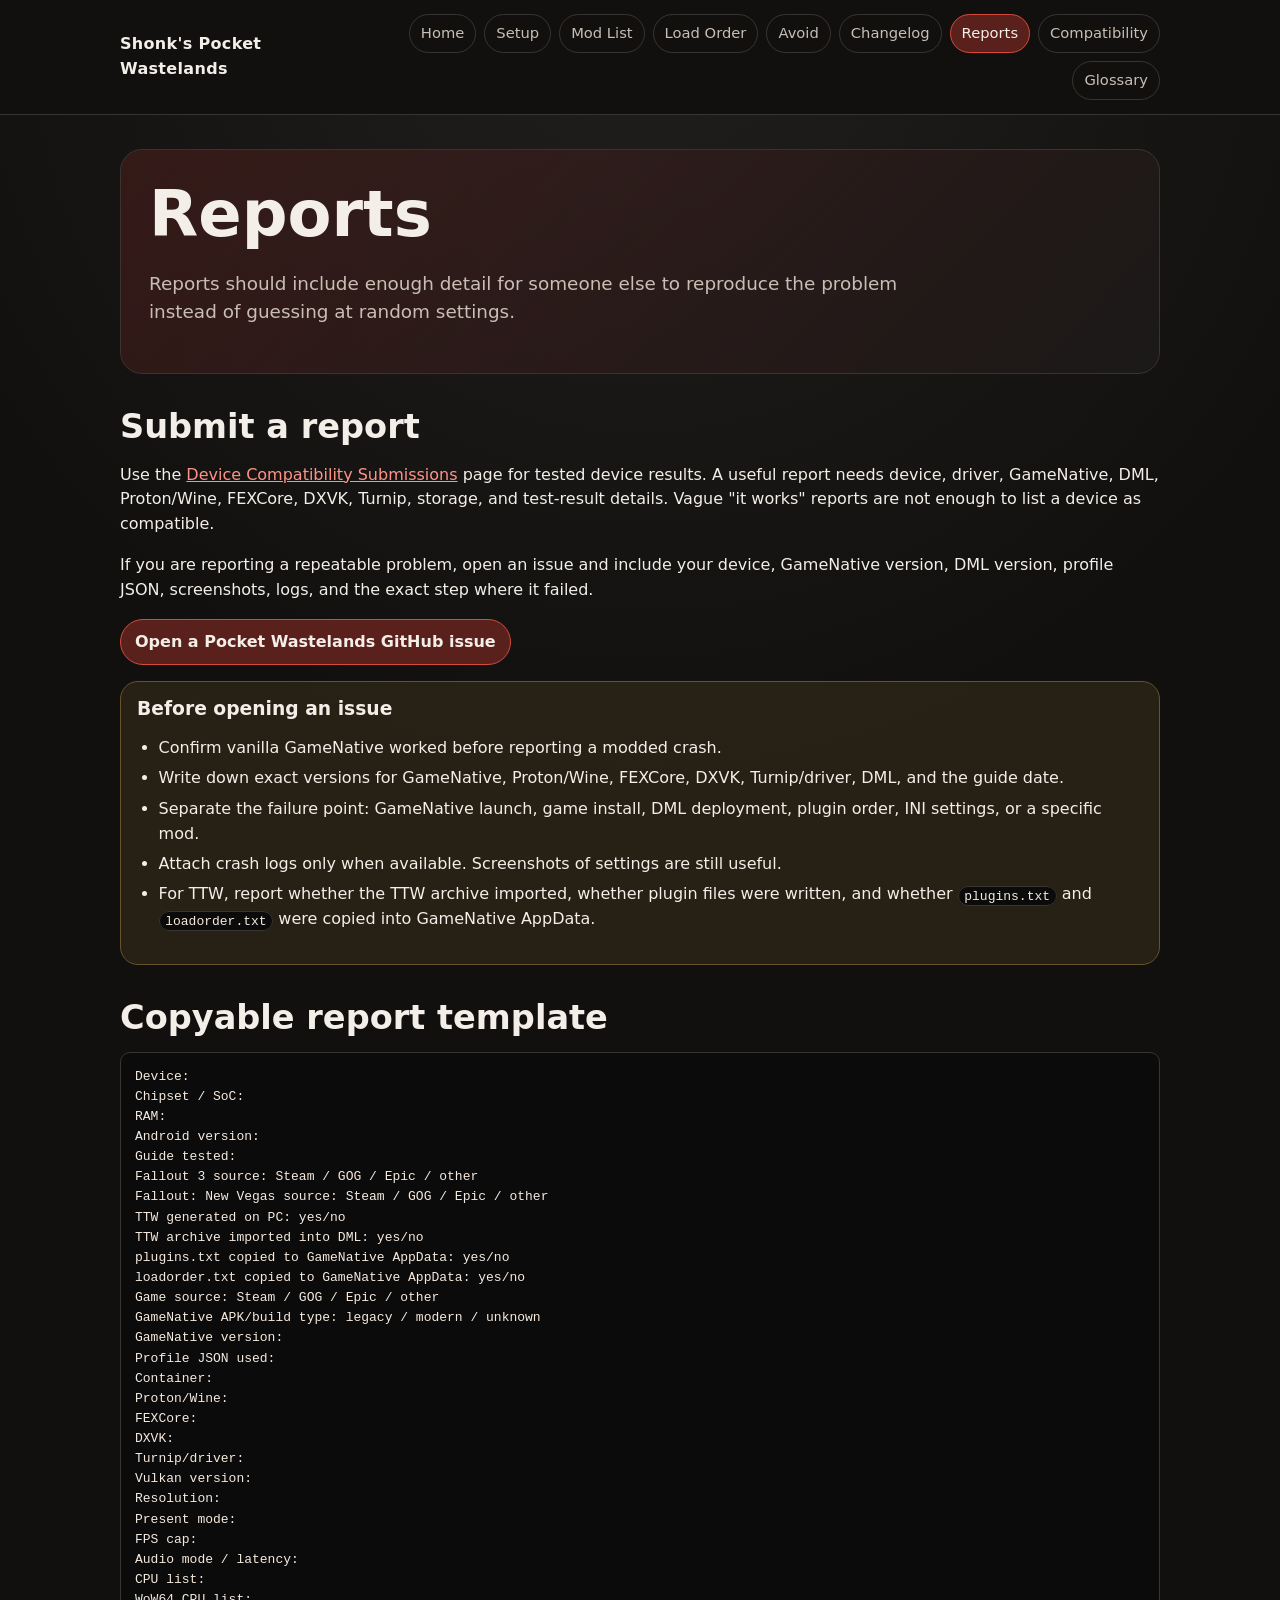
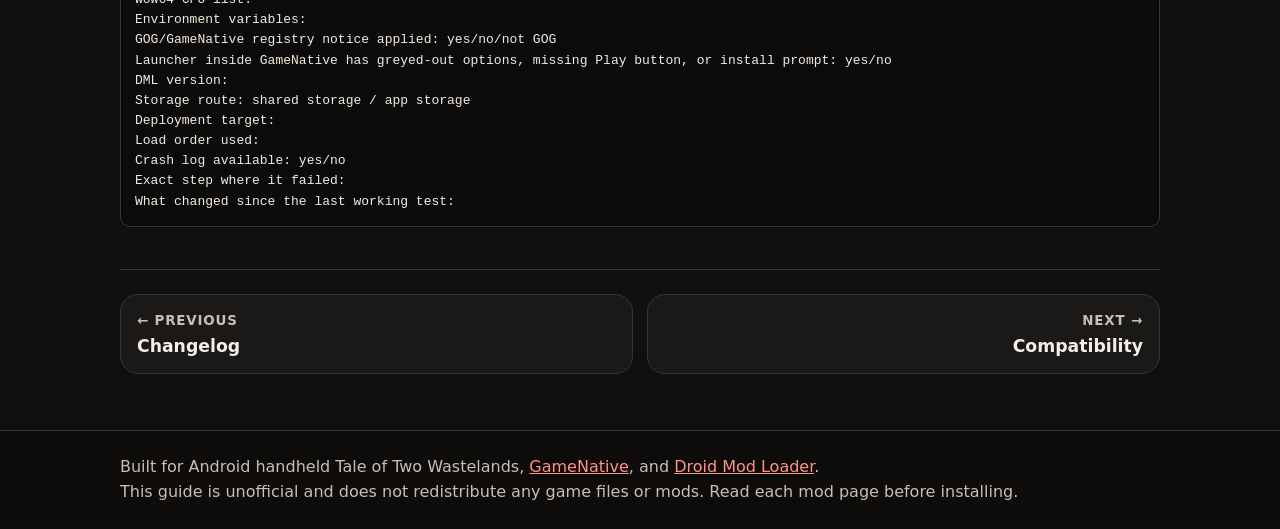
<file: report.html>
<!doctype html>
<html lang="en">
<head>
  <meta charset="utf-8">
  <meta name="viewport" content="width=device-width, initial-scale=1">
  <title>Reports | Shonk's Pocket Wastelands</title>
  <meta name="description" content="Tale of Two Wastelands on Android with GameNative and Droid Mod Loader.">
  <link rel="stylesheet" href="assets/site.css?v=9">
  
</head>
<body>
  <header class="site-header">
    <div class="container header-inner">
      <a class="logo" href="index.html">Shonk's Pocket Wastelands</a>
      <nav class="nav" aria-label="Main navigation">
<a href="index.html" class="">Home</a>
<a href="setup.html" class="">Setup</a>
<a href="mods.html" class="">Mod List</a>
<a href="load-order.html" class="">Load Order</a>
<a href="avoid.html" class="">Avoid</a>
<a href="changelog.html" class="">Changelog</a>
<a href="report.html" class="active">Reports</a>
<a href="compatibility.html" class="">Compatibility</a>
<a href="glossary.html" class="">Glossary</a>
      </nav>
    </div>
  </header>
  <main class="container">

<section class="hero"><h1>Reports</h1><p class="lead">Reports should include enough detail for someone else to reproduce the problem instead of guessing at random settings.</p></section>
<section><h2>Submit a report</h2>
<p>Use the <a href="compatibility.html">Device Compatibility Submissions</a> page for tested device results. A useful report needs device, driver, GameNative, DML, Proton/Wine, FEXCore, DXVK, Turnip, storage, and test-result details. Vague "it works" reports are not enough to list a device as compatible.</p>
<p>If you are reporting a repeatable problem, open an issue and include your device, GameNative version, DML version, profile JSON, screenshots, logs, and the exact step where it failed.</p>
<p><a class="button" href="https://github.com/CyberShonk/PocketWastelands/issues/new/choose">Open a Pocket Wastelands GitHub issue</a></p>
<div class="callout notice learning-card"><h3>Before opening an issue</h3><ul>
  <li>Confirm vanilla GameNative worked before reporting a modded crash.</li>
  <li>Write down exact versions for GameNative, Proton/Wine, FEXCore, DXVK, Turnip/driver, DML, and the guide date.</li>
  <li>Separate the failure point: GameNative launch, game install, DML deployment, plugin order, INI settings, or a specific mod.</li>
  <li>Attach crash logs only when available. Screenshots of settings are still useful.</li>
  <li>For TTW, report whether the TTW archive imported, whether plugin files were written, and whether <code>plugins.txt</code> and <code>loadorder.txt</code> were copied into GameNative AppData.</li>
</ul></div>
</section>
<section><h2>Copyable report template</h2>
<pre>Device:
Chipset / SoC:
RAM:
Android version:
Guide tested:
Fallout 3 source: Steam / GOG / Epic / other
Fallout: New Vegas source: Steam / GOG / Epic / other
TTW generated on PC: yes/no
TTW archive imported into DML: yes/no
plugins.txt copied to GameNative AppData: yes/no
loadorder.txt copied to GameNative AppData: yes/no
Game source: Steam / GOG / Epic / other
GameNative APK/build type: legacy / modern / unknown
GameNative version:
Profile JSON used:
Container:
Proton/Wine:
FEXCore:
DXVK:
Turnip/driver:
Vulkan version:
Resolution:
Present mode:
FPS cap:
Audio mode / latency:
CPU list:
WoW64 CPU list:
Environment variables:
GOG/GameNative registry notice applied: yes/no/not GOG
Launcher inside GameNative has greyed-out options, missing Play button, or install prompt: yes/no
DML version:
Storage route: shared storage / app storage
Deployment target:
Load order used:
Crash log available: yes/no
Exact step where it failed:
What changed since the last working test:</pre>
</section>
<nav class="page-nav" aria-label="Page navigation">
  <a class="page-nav-link prev" href="changelog.html"><span>&larr; Previous</span><strong>Changelog</strong></a>
  <a class="page-nav-link next" href="compatibility.html"><span>Next &rarr;</span><strong>Compatibility</strong></a>
</nav>
  </main>
  <footer class="site-footer">
    <div class="container">
      Built for Android handheld Tale of Two Wastelands, <a href="https://github.com/utkarshdalal/GameNative">GameNative</a>, and <a href="https://github.com/CyberShonk/DroidModLoader">Droid Mod Loader</a>.
      <br>This guide is unofficial and does not redistribute any game files or mods. Read each mod page before installing.
    </div>
  </footer>

</body>
</html>
</file>
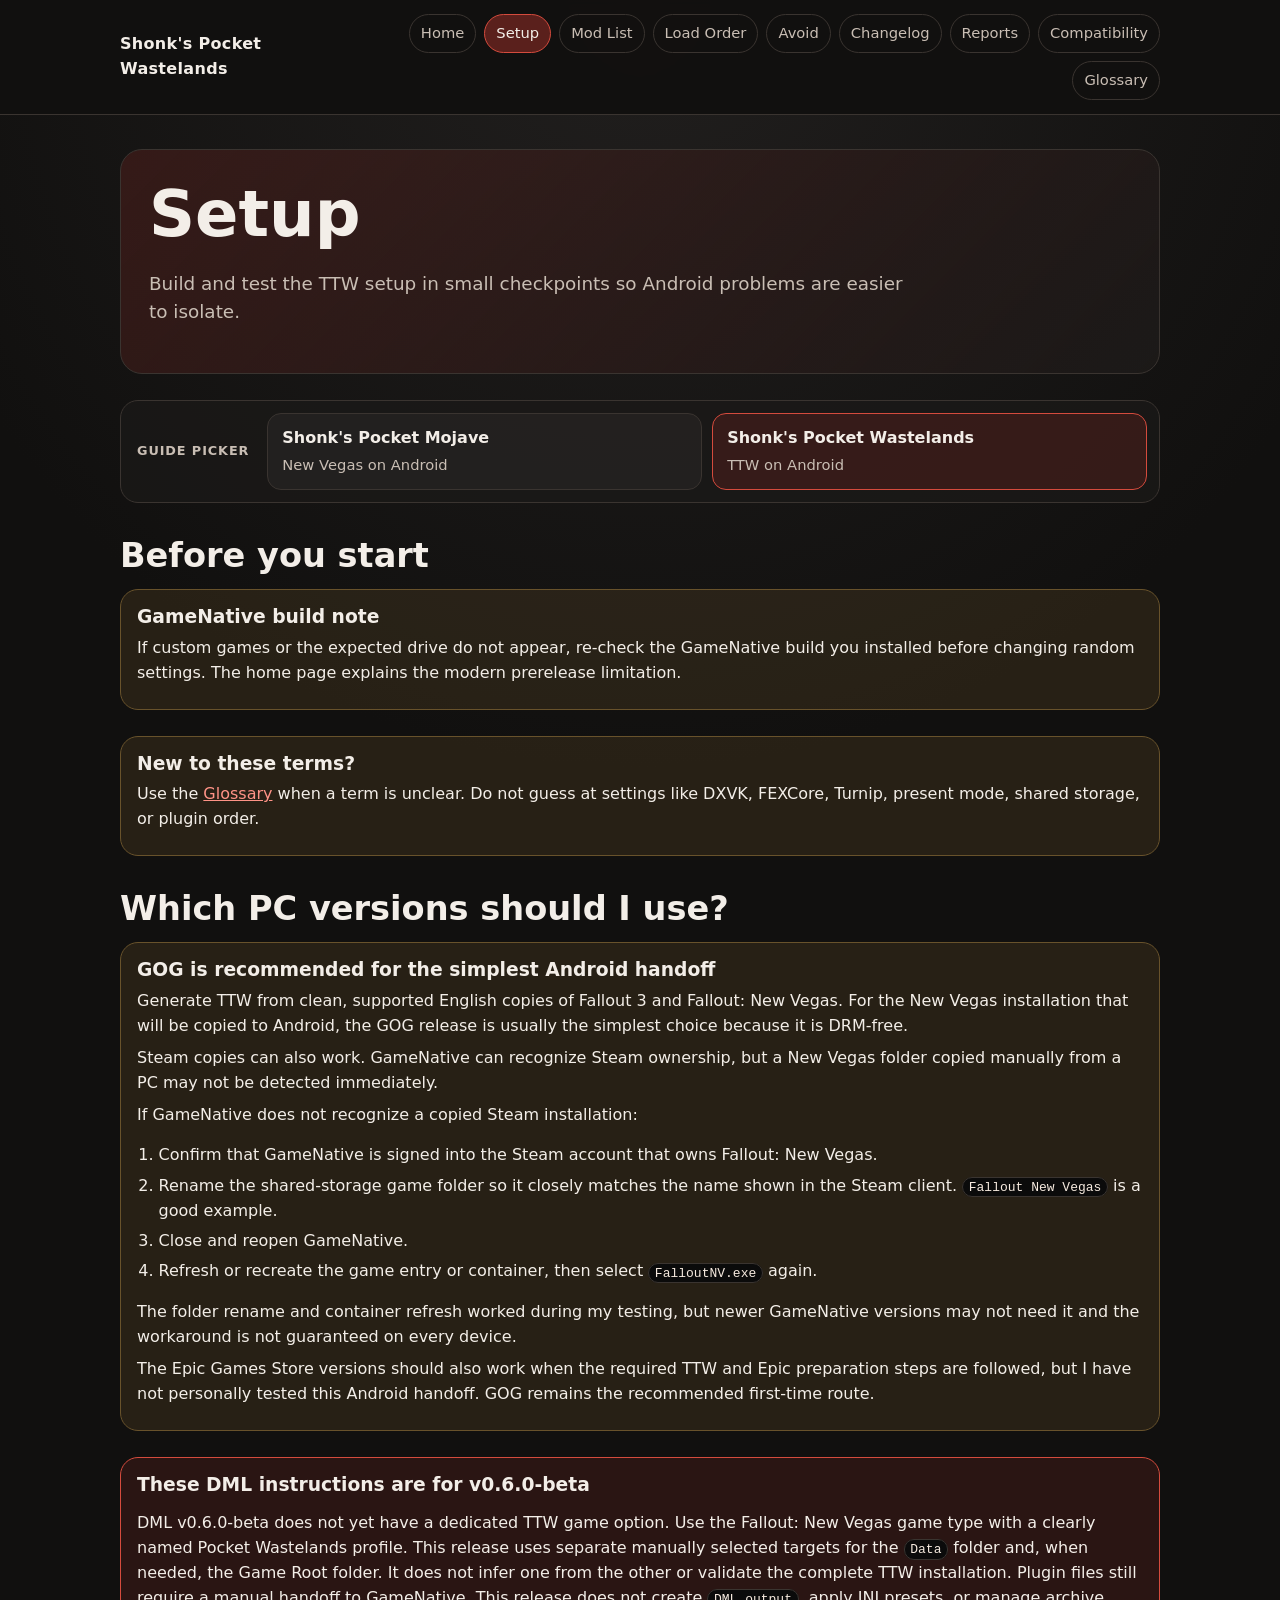
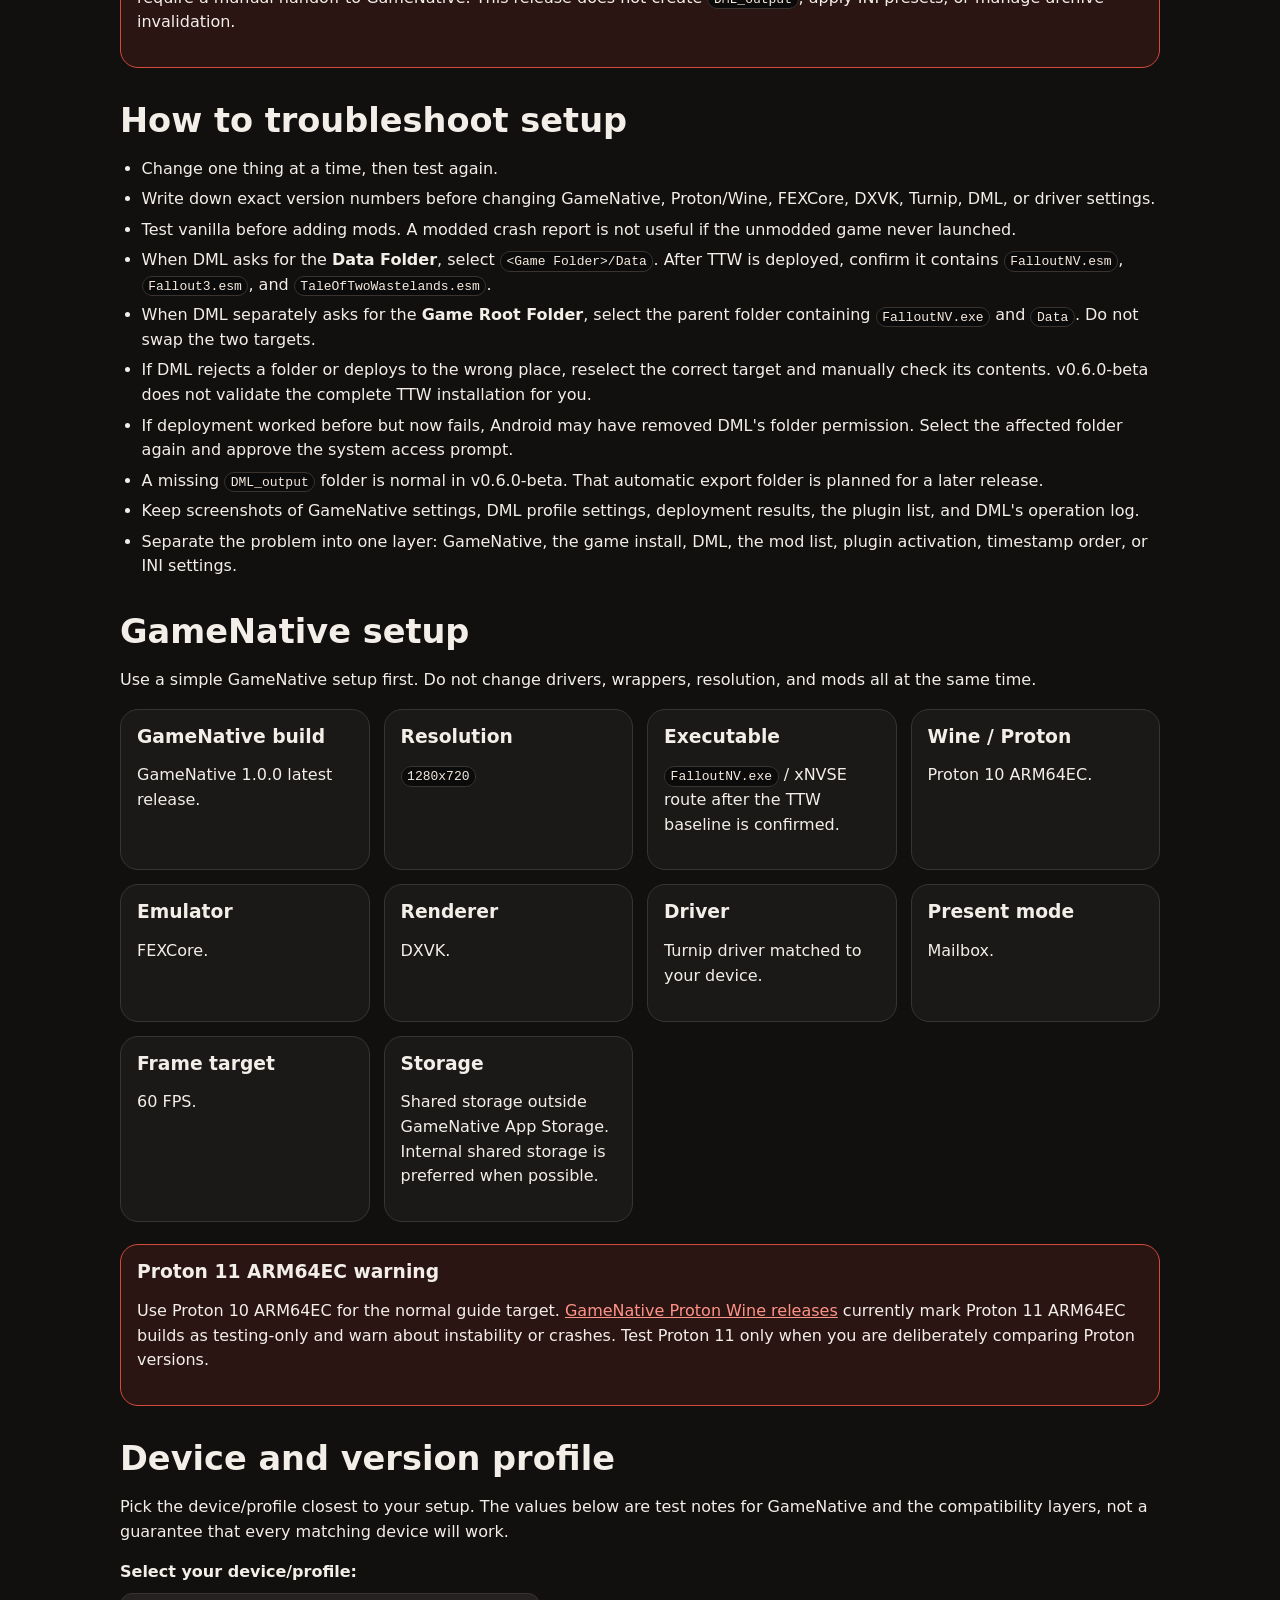
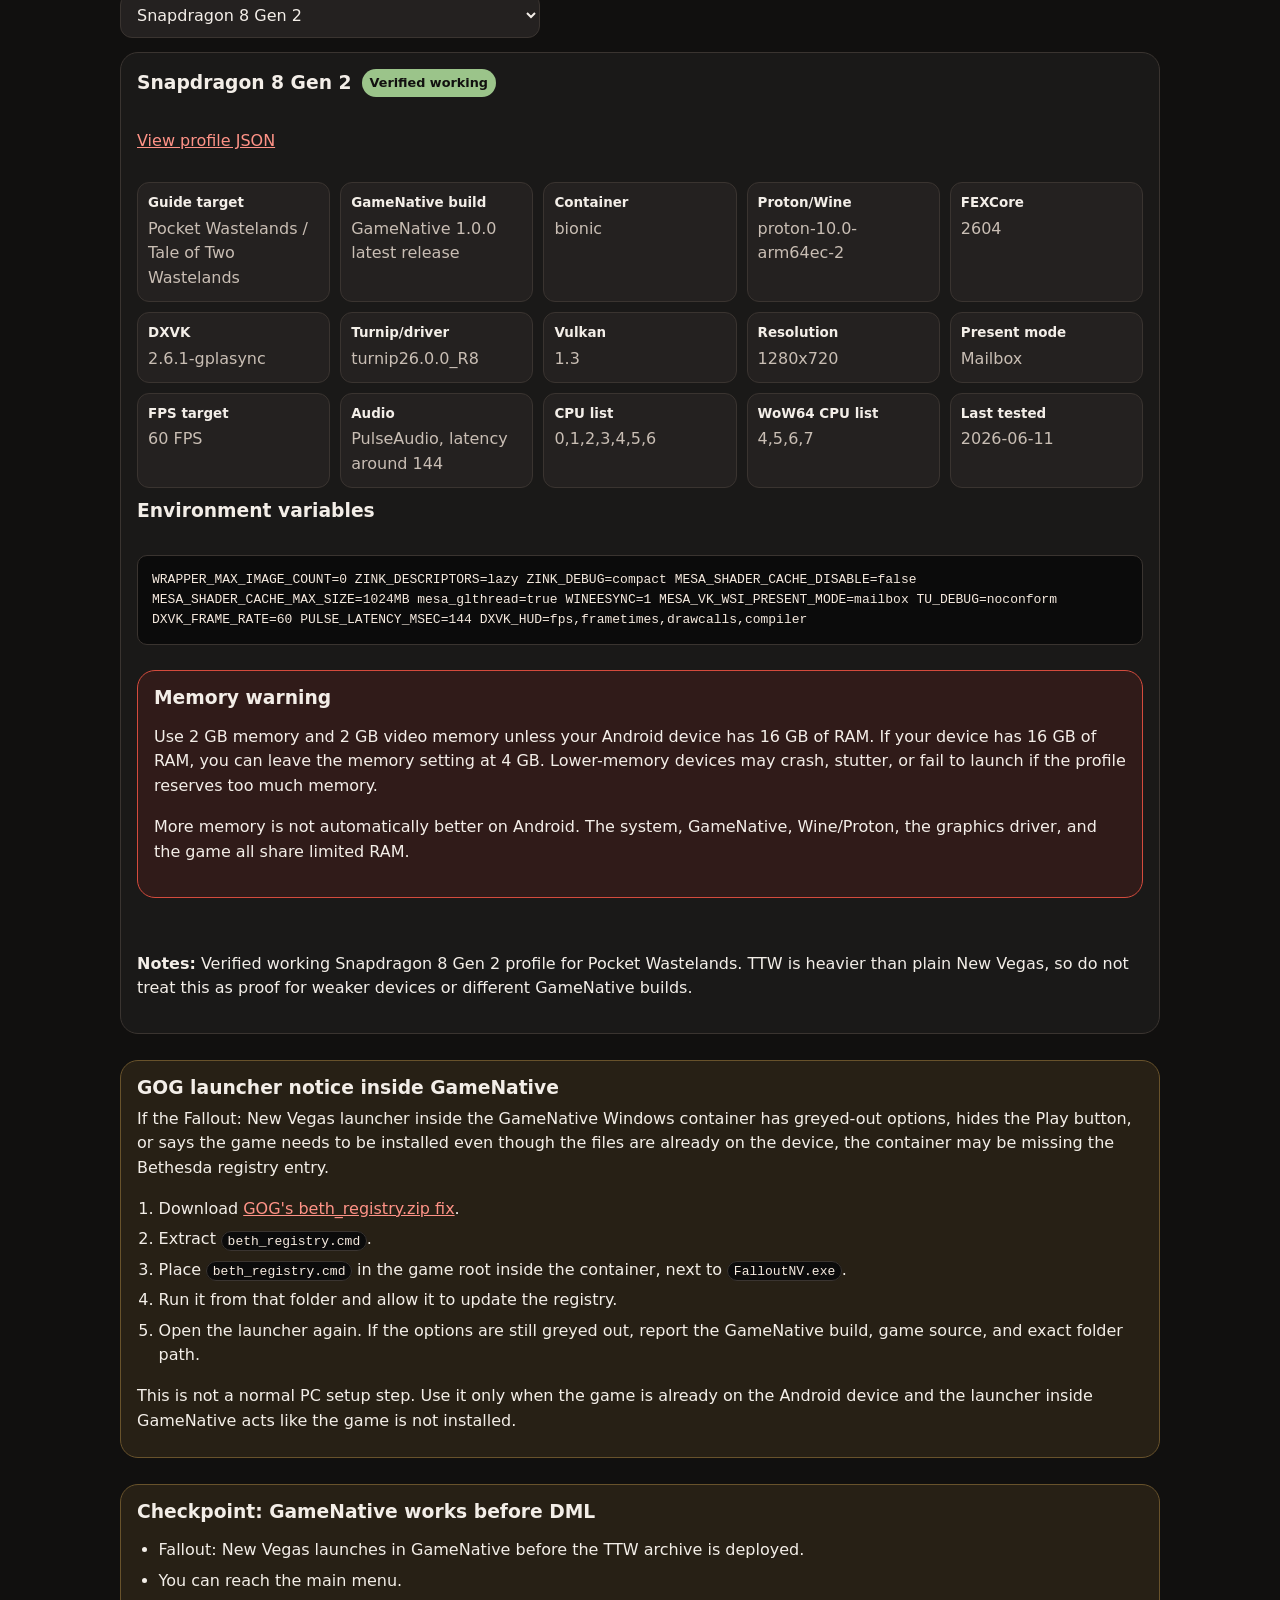
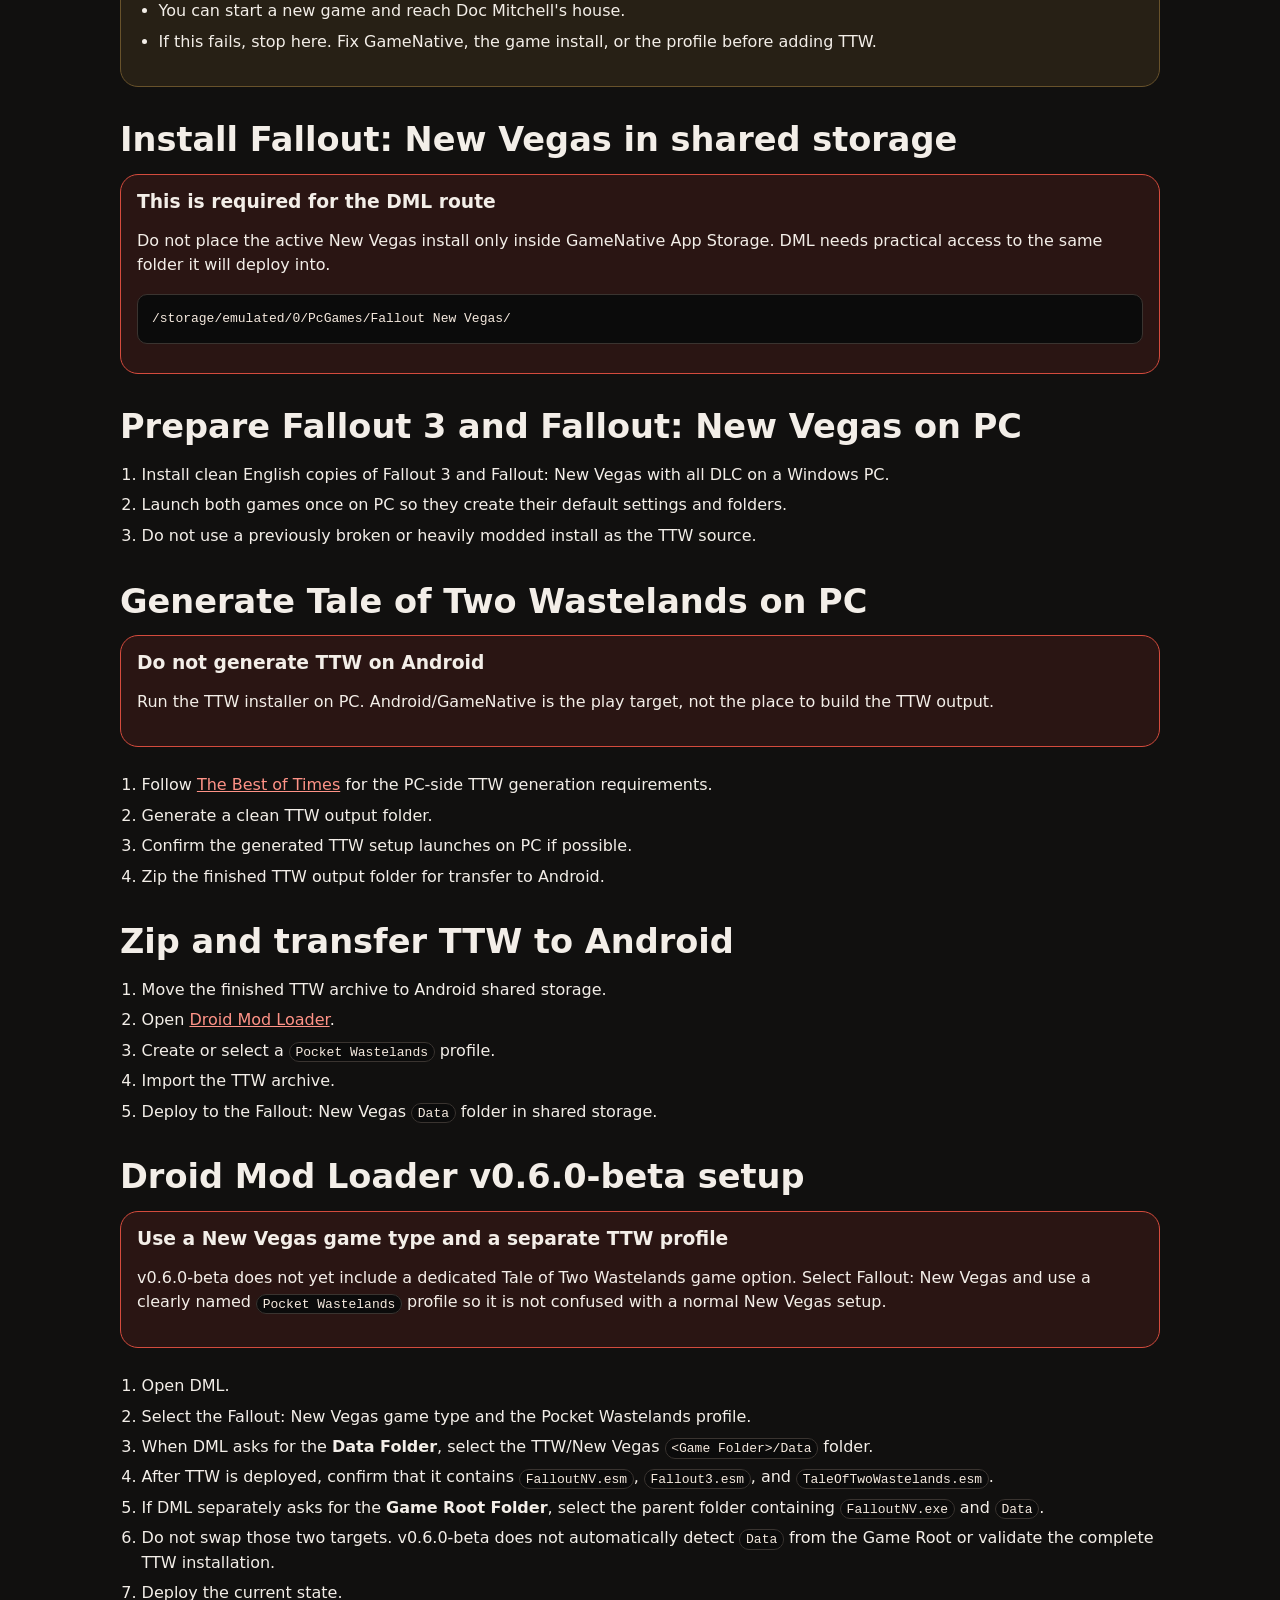
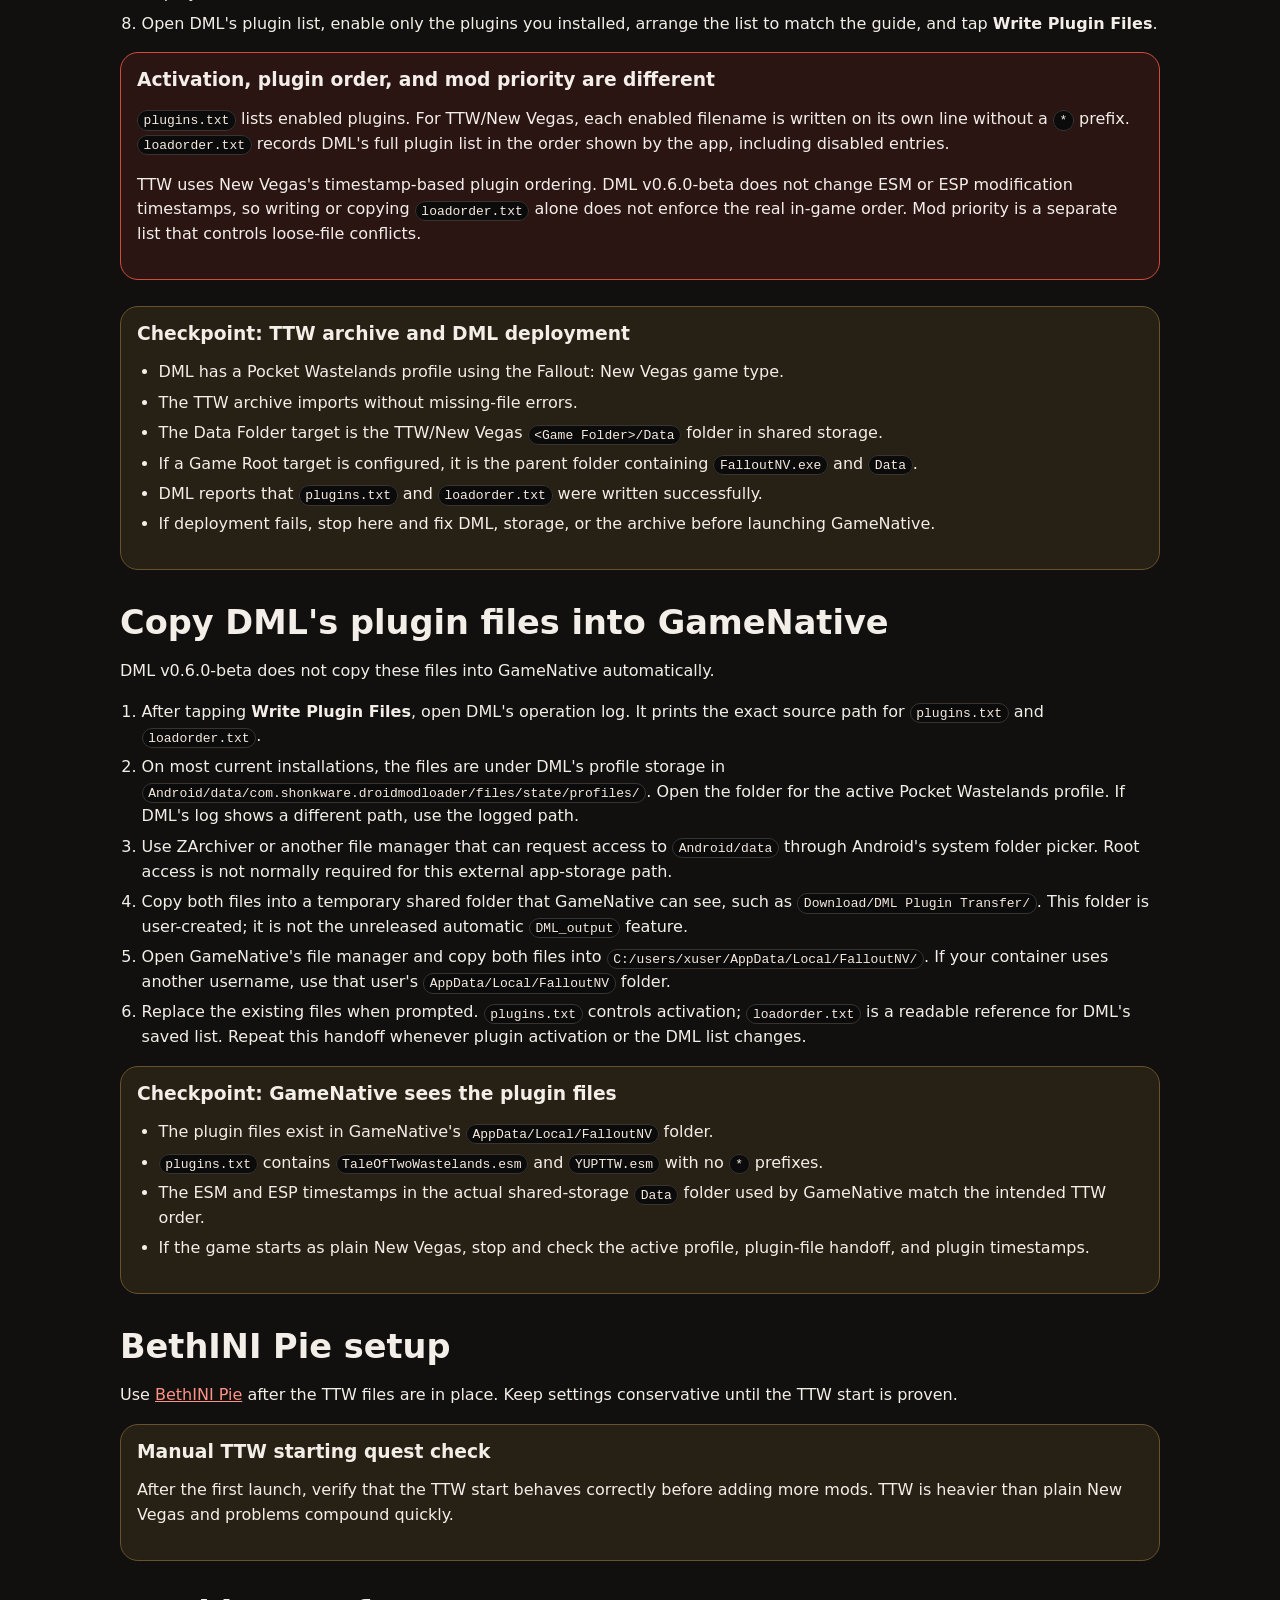
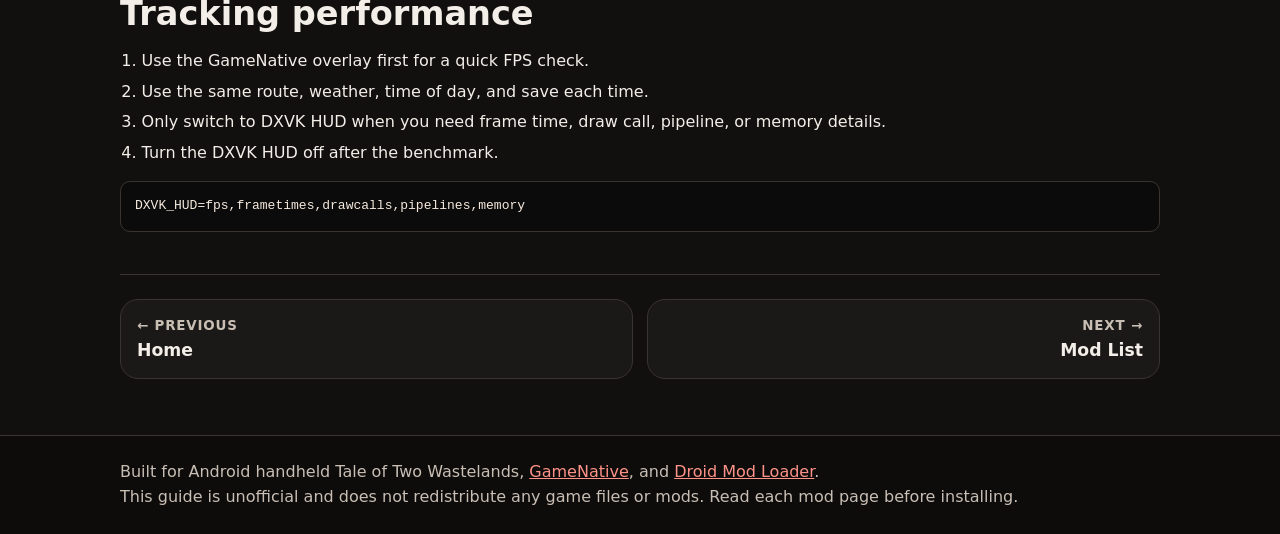
<file: setup.html>
<!doctype html>
<html lang="en">
<head>
  <meta charset="utf-8">
  <meta name="viewport" content="width=device-width, initial-scale=1">
  <title>Setup | Shonk's Pocket Wastelands</title>
  <meta name="description" content="Tale of Two Wastelands on Android with GameNative and Droid Mod Loader.">
  <link rel="stylesheet" href="assets/site.css?v=9">
</head>
<body>
  <header class="site-header">
    <div class="container header-inner">
      <a class="logo" href="index.html">Shonk's Pocket Wastelands</a>
      <nav class="nav" aria-label="Main navigation">
<a href="index.html" class="">Home</a>
<a href="setup.html" class="active">Setup</a>
<a href="mods.html" class="">Mod List</a>
<a href="load-order.html" class="">Load Order</a>
<a href="avoid.html" class="">Avoid</a>
<a href="changelog.html" class="">Changelog</a>
<a href="report.html" class="">Reports</a>
<a href="compatibility.html" class="">Compatibility</a>
<a href="glossary.html" class="">Glossary</a>
      </nav>
    </div>
  </header>
  <main class="container">

<section class="hero">
  <h1>Setup</h1>
  <p class="lead">Build and test the TTW setup in small checkpoints so Android problems are easier to isolate.</p>
</section>
<section class="guide-switcher" aria-label="Guide picker">
  <span class="guide-switcher-label">Guide picker</span>
  <a class="guide-chip" href="/PocketMojave/">
    <strong>Shonk's Pocket Mojave</strong>
    <span>New Vegas on Android</span>
  </a>
  <a class="guide-chip current" href="/PocketWastelands/">
    <strong>Shonk's Pocket Wastelands</strong>
    <span>TTW on Android</span>
  </a>
</section>
<h2>Before you start</h2>
<div class="callout notice learning-card">
  <h3>GameNative build note</h3>
  <p>If custom games or the expected drive do not appear, re-check the GameNative build you installed before changing random settings. The home page explains the modern prerelease limitation.</p>
</div>
<div class="callout notice learning-card">
  <h3>New to these terms?</h3>
  <p>Use the <a href="glossary.html">Glossary</a> when a term is unclear. Do not guess at settings like DXVK, FEXCore, Turnip, present mode, shared storage, or plugin order.</p>
</div>
<h2>Which PC versions should I use?</h2>
<div class="callout notice learning-card">
  <h3>GOG is recommended for the simplest Android handoff</h3>
  <p>Generate TTW from clean, supported English copies of Fallout 3 and Fallout: New Vegas. For the New Vegas installation that will be copied to Android, the GOG release is usually the simplest choice because it is DRM-free.</p>
  <p>Steam copies can also work. GameNative can recognize Steam ownership, but a New Vegas folder copied manually from a PC may not be detected immediately.</p>
  <p>If GameNative does not recognize a copied Steam installation:</p>
  <ol>
    <li>Confirm that GameNative is signed into the Steam account that owns Fallout: New Vegas.</li>
    <li>Rename the shared-storage game folder so it closely matches the name shown in the Steam client. <code>Fallout New Vegas</code> is a good example.</li>
    <li>Close and reopen GameNative.</li>
    <li>Refresh or recreate the game entry or container, then select <code>FalloutNV.exe</code> again.</li>
  </ol>
  <p>The folder rename and container refresh worked during my testing, but newer GameNative versions may not need it and the workaround is not guaranteed on every device.</p>
  <p>The Epic Games Store versions should also work when the required TTW and Epic preparation steps are followed, but I have not personally tested this Android handoff. GOG remains the recommended first-time route.</p>
</div>
<div class="callout warning">
  <h3>These DML instructions are for v0.6.0-beta</h3>
  <p>DML v0.6.0-beta does not yet have a dedicated TTW game option. Use the Fallout: New Vegas game type with a clearly named Pocket Wastelands profile. This release uses separate manually selected targets for the <code>Data</code> folder and, when needed, the Game Root folder. It does not infer one from the other or validate the complete TTW installation. Plugin files still require a manual handoff to GameNative. This release does not create <code>DML_output</code>, apply INI presets, or manage archive invalidation.</p>
</div>
<h2>How to troubleshoot setup</h2>
<ul class="troubleshooting-list">
  <li>Change one thing at a time, then test again.</li>
  <li>Write down exact version numbers before changing GameNative, Proton/Wine, FEXCore, DXVK, Turnip, DML, or driver settings.</li>
  <li>Test vanilla before adding mods. A modded crash report is not useful if the unmodded game never launched.</li>
  <li>When DML asks for the <strong>Data Folder</strong>, select <code>&lt;Game Folder&gt;/Data</code>. After TTW is deployed, confirm it contains <code>FalloutNV.esm</code>, <code>Fallout3.esm</code>, and <code>TaleOfTwoWastelands.esm</code>.</li>
  <li>When DML separately asks for the <strong>Game Root Folder</strong>, select the parent folder containing <code>FalloutNV.exe</code> and <code>Data</code>. Do not swap the two targets.</li>
  <li>If DML rejects a folder or deploys to the wrong place, reselect the correct target and manually check its contents. v0.6.0-beta does not validate the complete TTW installation for you.</li>
  <li>If deployment worked before but now fails, Android may have removed DML's folder permission. Select the affected folder again and approve the system access prompt.</li>
  <li>A missing <code>DML_output</code> folder is normal in v0.6.0-beta. That automatic export folder is planned for a later release.</li>
  <li>Keep screenshots of GameNative settings, DML profile settings, deployment results, the plugin list, and DML's operation log.</li>
  <li>Separate the problem into one layer: GameNative, the game install, DML, the mod list, plugin activation, timestamp order, or INI settings.</li>
</ul>
<h2>GameNative setup</h2>
<p>Use a simple GameNative setup first. Do not change drivers, wrappers, resolution, and mods all at the same time.</p>

<div class="card-grid">
  <article class="card"><h3>GameNative build</h3><p>GameNative 1.0.0 latest release.</p></article>
  <article class="card"><h3>Resolution</h3><p><code>1280x720</code></p></article>
  <article class="card"><h3>Executable</h3><p><code>FalloutNV.exe</code> / xNVSE route after the TTW baseline is confirmed.</p></article>
  <article class="card"><h3>Wine / Proton</h3><p>Proton 10 ARM64EC.</p></article>
  <article class="card"><h3>Emulator</h3><p>FEXCore.</p></article>
  <article class="card"><h3>Renderer</h3><p>DXVK.</p></article>
  <article class="card"><h3>Driver</h3><p>Turnip driver matched to your device.</p></article>
  <article class="card"><h3>Present mode</h3><p>Mailbox.</p></article>
  <article class="card"><h3>Frame target</h3><p>60 FPS.</p></article>
  <article class="card"><h3>Storage</h3><p>Shared storage outside GameNative App Storage. Internal shared storage is preferred when possible.</p></article>
</div>
<div class="callout warning">
  <h3>Proton 11 ARM64EC warning</h3>
  <p>Use Proton 10 ARM64EC for the normal guide target. <a href="https://github.com/GameNative/proton-wine/releases">GameNative Proton Wine releases</a> currently mark Proton 11 ARM64EC builds as testing-only and warn about instability or crashes. Test Proton 11 only when you are deliberately comparing Proton versions.</p>
</div>
<h2>Device and version profile</h2>
<p>Pick the device/profile closest to your setup. The values below are test notes for GameNative and the compatibility layers, not a guarantee that every matching device will work.</p>
<section class="profile-selector" aria-label="Device and version profile selector">
  <div class="profile-control">
    <label for="device-profile-select">Select your device/profile:</label>
    <select id="device-profile-select">
      <option value="sd8g2">Snapdragon 8 Gen 2</option>
      <option value="rp5">Retroid Pocket 5</option>
      <option value="rp6">Retroid Pocket 6</option>
      <option value="rpflip2">Retroid Pocket Flip 2</option>
      <option value="other">Other Android ARM chip</option>
    </select>
  </div>
  <article class="card profile-summary" id="profile-summary" aria-live="polite"></article>
</section>
<script>
const pocketGuideProfiles = {"sd8g2": {"name": "Snapdragon 8 Gen 2", "status": "Verified working", "json": "assets/profiles/snapdragon-8-gen-2-pocket-wastelands.json", "fields": {"Guide target": "Pocket Wastelands / Tale of Two Wastelands", "GameNative build": "GameNative 1.0.0 latest release", "Container": "bionic", "Proton/Wine": "proton-10.0-arm64ec-2", "FEXCore": "2604", "DXVK": "2.6.1-gplasync", "Turnip/driver": "turnip26.0.0_R8", "Vulkan": "1.3", "Resolution": "1280x720", "Present mode": "Mailbox", "FPS target": "60 FPS", "Audio": "PulseAudio, latency around 144", "CPU list": "0,1,2,3,4,5,6", "WoW64 CPU list": "4,5,6,7", "Last tested": "2026-06-11"}, "environment": "WRAPPER_MAX_IMAGE_COUNT=0 ZINK_DESCRIPTORS=lazy ZINK_DEBUG=compact MESA_SHADER_CACHE_DISABLE=false MESA_SHADER_CACHE_MAX_SIZE=1024MB mesa_glthread=true WINEESYNC=1 MESA_VK_WSI_PRESENT_MODE=mailbox TU_DEBUG=noconform DXVK_FRAME_RATE=60 PULSE_LATENCY_MSEC=144 DXVK_HUD=fps,frametimes,drawcalls,compiler", "notes": "Verified working Snapdragon 8 Gen 2 profile for Pocket Wastelands. TTW is heavier than plain New Vegas, so do not treat this as proof for weaker devices or different GameNative builds."}, "rp5": {"name": "Retroid Pocket 5", "status": "Not verified yet", "json": "assets/profiles/retroid-pocket-5-wastelands.json", "fields": {"Guide target": "Pocket Wastelands / Tale of Two Wastelands", "Status": "Not verified yet"}, "environment": "Not verified yet", "notes": "Placeholder only. Do not list this device as working until a complete compatibility report is submitted."}, "rp6": {"name": "Retroid Pocket 6", "status": "Not verified yet", "json": "assets/profiles/retroid-pocket-6-wastelands.json", "fields": {"Guide target": "Pocket Wastelands / Tale of Two Wastelands", "Status": "Not verified yet"}, "environment": "Not verified yet", "notes": "Placeholder only. Do not list this device as working until a complete compatibility report is submitted."}, "rpflip2": {"name": "Retroid Pocket Flip 2", "status": "Not verified yet", "json": "assets/profiles/retroid-pocket-flip-2-wastelands.json", "fields": {"Guide target": "Pocket Wastelands / Tale of Two Wastelands", "Status": "Not verified yet"}, "environment": "Not verified yet", "notes": "Placeholder only. Do not list this device as working until a complete compatibility report is submitted."}, "other": {"name": "Other Android ARM chip", "status": "Not verified yet", "json": "assets/profiles/other-android-arm-chip-wastelands.json", "fields": {"Guide target": "Pocket Wastelands / Tale of Two Wastelands", "Status": "Not verified yet"}, "environment": "Not verified yet", "notes": "Placeholder only. Do not list this device as working until a complete compatibility report is submitted."}};
function renderPocketGuideProfile() {
  const select = document.getElementById('device-profile-select');
  const panel = document.getElementById('profile-summary');
  if (!select || !panel) return;
  const profile = pocketGuideProfiles[select.value] || pocketGuideProfiles.sd8g2;
  const fields = Object.entries(profile.fields).map(([key, value]) => `<div class="profile-field"><strong>${key}</strong><span>${value}</span></div>`).join('');
  panel.innerHTML = `<div class="profile-title"><h3>${profile.name}</h3><span class="badge">${profile.status}</span></div>` +
    `<p><a href="${profile.json}">View profile JSON</a></p>` +
    `<div class="profile-fields">${fields}</div>` +
    `<h3>Environment variables</h3><pre class="profile-env">${profile.environment}</pre>` +
    `<div class="callout warning"><h3>Memory warning</h3><p>Use 2 GB memory and 2 GB video memory unless your Android device has 16 GB of RAM. If your device has 16 GB of RAM, you can leave the memory setting at 4 GB. Lower-memory devices may crash, stutter, or fail to launch if the profile reserves too much memory.</p><p>More memory is not automatically better on Android. The system, GameNative, Wine/Proton, the graphics driver, and the game all share limited RAM.</p></div>` +
    `<p><strong>Notes:</strong> ${profile.notes}</p>`;
}
document.addEventListener('DOMContentLoaded', () => {
  const select = document.getElementById('device-profile-select');
  if (select) select.addEventListener('change', renderPocketGuideProfile);
  renderPocketGuideProfile();
});
</script>
<div class="callout notice learning-card">
  <h3>GOG launcher notice inside GameNative</h3>
  <p>If the Fallout: New Vegas launcher inside the GameNative Windows container has greyed-out options, hides the Play button, or says the game needs to be installed even though the files are already on the device, the container may be missing the Bethesda registry entry.</p>
  <ol>
    <li>Download <a href="https://support.gog.com/hc/en-us/articles/115003627285-Oblivion-Greyed-out-options-or-missing-Play-button-in-the-launcher?product=gog">GOG's beth_registry.zip fix</a>.</li>
    <li>Extract <code>beth_registry.cmd</code>.</li>
    <li>Place <code>beth_registry.cmd</code> in the game root inside the container, next to <code>FalloutNV.exe</code>.</li>
    <li>Run it from that folder and allow it to update the registry.</li>
    <li>Open the launcher again. If the options are still greyed out, report the GameNative build, game source, and exact folder path.</li>
  </ol>
  <p>This is not a normal PC setup step. Use it only when the game is already on the Android device and the launcher inside GameNative acts like the game is not installed.</p>
</div>

<div class="callout notice learning-card">
  <h3>Checkpoint: GameNative works before DML</h3>
  <ul class="checkpoint-list">
    <li>Fallout: New Vegas launches in GameNative before the TTW archive is deployed.</li>
    <li>You can reach the main menu.</li>
    <li>You can start a new game and reach Doc Mitchell's house.</li>
    <li>If this fails, stop here. Fix GameNative, the game install, or the profile before adding TTW.</li>
  </ul>
</div>
<h2>Install Fallout: New Vegas in shared storage</h2>
<div class="callout warning">
  <h3>This is required for the DML route</h3>
  <p>Do not place the active New Vegas install only inside GameNative App Storage. DML needs practical access to the same folder it will deploy into.</p>
  <pre>/storage/emulated/0/PcGames/Fallout New Vegas/</pre>
</div>
<h2>Prepare Fallout 3 and Fallout: New Vegas on PC</h2>
<ol>
  <li>Install clean English copies of Fallout 3 and Fallout: New Vegas with all DLC on a Windows PC.</li>
  <li>Launch both games once on PC so they create their default settings and folders.</li>
  <li>Do not use a previously broken or heavily modded install as the TTW source.</li>
</ol>
<h2>Generate Tale of Two Wastelands on PC</h2>
<div class="callout warning">
  <h3>Do not generate TTW on Android</h3>
  <p>Run the TTW installer on PC. Android/GameNative is the play target, not the place to build the TTW output.</p>
</div>
<ol>
  <li>Follow <a href="https://thebestoftimes.moddinglinked.com/intro.html">The Best of Times</a> for the PC-side TTW generation requirements.</li>
  <li>Generate a clean TTW output folder.</li>
  <li>Confirm the generated TTW setup launches on PC if possible.</li>
  <li>Zip the finished TTW output folder for transfer to Android.</li>
</ol>
<h2>Zip and transfer TTW to Android</h2>
<ol>
  <li>Move the finished TTW archive to Android shared storage.</li>
  <li>Open <a href="https://github.com/CyberShonk/DroidModLoader">Droid Mod Loader</a>.</li>
  <li>Create or select a <code>Pocket Wastelands</code> profile.</li>
  <li>Import the TTW archive.</li>
  <li>Deploy to the Fallout: New Vegas <code>Data</code> folder in shared storage.</li>
</ol>
<h2>Droid Mod Loader v0.6.0-beta setup</h2>
<div class="callout warning">
  <h3>Use a New Vegas game type and a separate TTW profile</h3>
  <p>v0.6.0-beta does not yet include a dedicated Tale of Two Wastelands game option. Select Fallout: New Vegas and use a clearly named <code>Pocket Wastelands</code> profile so it is not confused with a normal New Vegas setup.</p>
</div>
<ol>
  <li>Open DML.</li>
  <li>Select the Fallout: New Vegas game type and the Pocket Wastelands profile.</li>
  <li>When DML asks for the <strong>Data Folder</strong>, select the TTW/New Vegas <code>&lt;Game Folder&gt;/Data</code> folder.</li>
  <li>After TTW is deployed, confirm that it contains <code>FalloutNV.esm</code>, <code>Fallout3.esm</code>, and <code>TaleOfTwoWastelands.esm</code>.</li>
  <li>If DML separately asks for the <strong>Game Root Folder</strong>, select the parent folder containing <code>FalloutNV.exe</code> and <code>Data</code>.</li>
  <li>Do not swap those two targets. v0.6.0-beta does not automatically detect <code>Data</code> from the Game Root or validate the complete TTW installation.</li>
  <li>Deploy the current state.</li>
  <li>Open DML's plugin list, enable only the plugins you installed, arrange the list to match the guide, and tap <strong>Write Plugin Files</strong>.</li>
</ol>
<div class="callout warning">
  <h3>Activation, plugin order, and mod priority are different</h3>
  <p><code>plugins.txt</code> lists enabled plugins. For TTW/New Vegas, each enabled filename is written on its own line without a <code>*</code> prefix. <code>loadorder.txt</code> records DML's full plugin list in the order shown by the app, including disabled entries.</p>
  <p>TTW uses New Vegas's timestamp-based plugin ordering. DML v0.6.0-beta does not change ESM or ESP modification timestamps, so writing or copying <code>loadorder.txt</code> alone does not enforce the real in-game order. Mod priority is a separate list that controls loose-file conflicts.</p>
</div>
<div class="callout notice learning-card">
  <h3>Checkpoint: TTW archive and DML deployment</h3>
  <ul class="checkpoint-list">
    <li>DML has a Pocket Wastelands profile using the Fallout: New Vegas game type.</li>
    <li>The TTW archive imports without missing-file errors.</li>
    <li>The Data Folder target is the TTW/New Vegas <code>&lt;Game Folder&gt;/Data</code> folder in shared storage.</li>
    <li>If a Game Root target is configured, it is the parent folder containing <code>FalloutNV.exe</code> and <code>Data</code>.</li>
    <li>DML reports that <code>plugins.txt</code> and <code>loadorder.txt</code> were written successfully.</li>
    <li>If deployment fails, stop here and fix DML, storage, or the archive before launching GameNative.</li>
  </ul>
</div>
<h2>Copy DML's plugin files into GameNative</h2>
<p>DML v0.6.0-beta does not copy these files into GameNative automatically.</p>
<ol>
  <li>After tapping <strong>Write Plugin Files</strong>, open DML's operation log. It prints the exact source path for <code>plugins.txt</code> and <code>loadorder.txt</code>.</li>
  <li>On most current installations, the files are under DML's profile storage in <code>Android/data/com.shonkware.droidmodloader/files/state/profiles/</code>. Open the folder for the active Pocket Wastelands profile. If DML's log shows a different path, use the logged path.</li>
  <li>Use ZArchiver or another file manager that can request access to <code>Android/data</code> through Android's system folder picker. Root access is not normally required for this external app-storage path.</li>
  <li>Copy both files into a temporary shared folder that GameNative can see, such as <code>Download/DML Plugin Transfer/</code>. This folder is user-created; it is not the unreleased automatic <code>DML_output</code> feature.</li>
  <li>Open GameNative's file manager and copy both files into <code>C:/users/xuser/AppData/Local/FalloutNV/</code>. If your container uses another username, use that user's <code>AppData/Local/FalloutNV</code> folder.</li>
  <li>Replace the existing files when prompted. <code>plugins.txt</code> controls activation; <code>loadorder.txt</code> is a readable reference for DML's saved list. Repeat this handoff whenever plugin activation or the DML list changes.</li>
</ol>
<div class="callout notice learning-card">
  <h3>Checkpoint: GameNative sees the plugin files</h3>
  <ul class="checkpoint-list">
    <li>The plugin files exist in GameNative's <code>AppData/Local/FalloutNV</code> folder.</li>
    <li><code>plugins.txt</code> contains <code>TaleOfTwoWastelands.esm</code> and <code>YUPTTW.esm</code> with no <code>*</code> prefixes.</li>
    <li>The ESM and ESP timestamps in the actual shared-storage <code>Data</code> folder used by GameNative match the intended TTW order.</li>
    <li>If the game starts as plain New Vegas, stop and check the active profile, plugin-file handoff, and plugin timestamps.</li>
  </ul>
</div>
<h2>BethINI Pie setup</h2>
<p>Use <a href="https://www.nexusmods.com/site/mods/631">BethINI Pie</a> after the TTW files are in place. Keep settings conservative until the TTW start is proven.</p>
<div class="callout notice">
  <h3>Manual TTW starting quest check</h3>
  <p>After the first launch, verify that the TTW start behaves correctly before adding more mods. TTW is heavier than plain New Vegas and problems compound quickly.</p>
</div>
<h2>Tracking performance</h2>
<ol>
  <li>Use the GameNative overlay first for a quick FPS check.</li>
  <li>Use the same route, weather, time of day, and save each time.</li>
  <li>Only switch to DXVK HUD when you need frame time, draw call, pipeline, or memory details.</li>
  <li>Turn the DXVK HUD off after the benchmark.</li>
</ol>
<pre>DXVK_HUD=fps,frametimes,drawcalls,pipelines,memory</pre>

<nav class="page-nav" aria-label="Page navigation">
  <a class="page-nav-link prev" href="index.html"><span>&larr; Previous</span><strong>Home</strong></a>
  <a class="page-nav-link next" href="mods.html"><span>Next &rarr;</span><strong>Mod List</strong></a>
</nav>
  </main>
  <footer class="site-footer">
    <div class="container">
      Built for Android handheld Tale of Two Wastelands, <a href="https://github.com/utkarshdalal/GameNative">GameNative</a>, and <a href="https://github.com/CyberShonk/DroidModLoader">Droid Mod Loader</a>.
      <br>This guide is unofficial and does not redistribute any game files or mods. Read each mod page before installing.
    </div>
  </footer>
</body>
</html>
</file>
<file: assets/site.css>
:root {
  --bg: #11100f;
  --panel: #1b1918;
  --panel-soft: #242120;
  --text: #f3eee8;
  --muted: #c9beb4;
  --line: #3a3430;
  --accent: #d44b3d;
  --accent-soft: #5a201c;
  --code: #0b0b0b;
  --good: #9bc48a;
  --warn: #efc36d;
}

* { box-sizing: border-box; }

html { scroll-behavior: smooth; }

body {
  margin: 0;
  background: radial-gradient(circle at top, #211f1e 0, var(--bg) 48rem);
  color: var(--text);
  font-family: system-ui, -apple-system, BlinkMacSystemFont, "Segoe UI", sans-serif;
  line-height: 1.55;
}

.container {
  width: min(1040px, calc(100% - 28px));
  margin: 0 auto;
}

.site-header {
  border-bottom: 1px solid var(--line);
  background: rgba(17, 16, 15, 0.94);
  position: sticky;
  top: 0;
  z-index: 10;
  backdrop-filter: blur(10px);
}

.header-inner {
  display: flex;
  align-items: center;
  justify-content: space-between;
  gap: 16px;
  padding: 14px 0;
}

.logo {
  font-weight: 800;
  color: var(--text);
  text-decoration: none;
  letter-spacing: 0.02em;
}

.nav {
  display: flex;
  flex-wrap: wrap;
  gap: 8px;
  justify-content: flex-end;
}

.nav a {
  color: var(--muted);
  text-decoration: none;
  border: 1px solid var(--line);
  border-radius: 999px;
  padding: 7px 11px;
  font-size: 0.92rem;
}

.nav a:hover,
.nav a.active {
  color: var(--text);
  border-color: var(--accent);
  background: var(--accent-soft);
}

main { padding: 34px 0 56px; }

.hero {
  border: 1px solid var(--line);
  background: linear-gradient(135deg, rgba(90, 32, 28, 0.45), rgba(27, 25, 24, 0.98));
  border-radius: 22px;
  padding: 28px;
  margin-bottom: 26px;
}

h1, h2, h3 { line-height: 1.15; }
h1 { font-size: clamp(2rem, 7vw, 4rem); margin: 0 0 10px; }
h2 { font-size: clamp(1.5rem, 4vw, 2.1rem); margin: 34px 0 14px; }
h3 { margin: 0 0 8px; }

.lead { font-size: 1.15rem; color: var(--muted); max-width: 760px; }

.actions { display: flex; flex-wrap: wrap; gap: 10px; margin-top: 20px; }
.button {
  display: inline-block;
  text-decoration: none;
  color: var(--text);
  background: var(--accent-soft);
  border: 1px solid var(--accent);
  border-radius: 999px;
  padding: 10px 14px;
  font-weight: 700;
}

.card-grid {
  display: grid;
  grid-template-columns: repeat(auto-fit, minmax(240px, 1fr));
  gap: 14px;
}

.card,
.mod-card,
.callout {
  background: rgba(27, 25, 24, 0.96);
  border: 1px solid var(--line);
  border-radius: 18px;
  padding: 16px;
}

.mod-list {
  display: grid;
  gap: 12px;
}

.mod-card {
  display: grid;
  gap: 10px;
}

.mod-card header {
  display: flex;
  justify-content: space-between;
  gap: 12px;
  align-items: start;
}

.badge {
  display: inline-block;
  font-size: 0.8rem;
  font-weight: 800;
  padding: 4px 8px;
  border-radius: 999px;
  color: var(--bg);
  background: var(--good);
  white-space: nowrap;
}

.badge.recommended { background: var(--warn); }
.badge.optional { background: #b7a6e8; }

.meta {
  display: grid;
  grid-template-columns: repeat(auto-fit, minmax(160px, 1fr));
  gap: 8px;
  color: var(--muted);
}

.meta div {
  background: var(--panel-soft);
  border: 1px solid var(--line);
  border-radius: 12px;
  padding: 10px;
}

.meta strong { display: block; color: var(--text); font-size: 0.86rem; }

.warning { border-color: var(--accent); background: rgba(90, 32, 28, 0.35); }
.notice { border-color: #68522b; background: rgba(104, 82, 43, 0.25); }

ul, ol { padding-left: 1.35rem; }
li { margin: 0.35rem 0; }

a { color: #ff9387; }
a:hover { color: #ffc2bc; }

code, pre {
  background: var(--code);
  color: #f6eadf;
  border: 1px solid var(--line);
  border-radius: 10px;
}

code { padding: 0.1rem 0.35rem; }
pre {
  padding: 14px;
  overflow-x: auto;
  white-space: pre;
}

.checklist li::marker { color: var(--accent); }


/* Compact cross-guide selector */
.guide-switcher {
  display: flex;
  align-items: stretch;
  gap: 10px;
  margin: 0 0 28px;
  padding: 12px;
  background: rgba(27, 25, 24, 0.72);
  border: 1px solid var(--line);
  border-radius: 18px;
}

.guide-switcher-label {
  display: flex;
  align-items: center;
  color: var(--muted);
  font-size: 0.8rem;
  font-weight: 900;
  letter-spacing: 0.07em;
  text-transform: uppercase;
  padding: 0 8px 0 4px;
  white-space: nowrap;
}

.guide-chip {
  flex: 1 1 0;
  min-width: 0;
  display: block;
  color: var(--text);
  text-decoration: none;
  background: rgba(36, 33, 32, 0.94);
  border: 1px solid var(--line);
  border-radius: 14px;
  padding: 12px 14px;
}

.guide-chip:hover {
  border-color: var(--accent);
  background: rgba(90, 32, 28, 0.35);
}

.guide-chip.current {
  border-color: var(--accent);
  background: rgba(90, 32, 28, 0.45);
}

.guide-chip strong,
.guide-chip span {
  display: block;
}

.guide-chip span {
  color: var(--muted);
  font-size: 0.92rem;
  margin-top: 3px;
}

.card-grid,
.mod-list,
.callout {
  margin-bottom: 22px;
}

.callout + .card-grid,
.callout + .mod-list,
.guide-switcher + .card-grid {
  margin-top: 16px;
}

/* Bottom page navigation */
.page-nav {
  display: grid;
  grid-template-columns: repeat(2, minmax(0, 1fr));
  gap: 14px;
  margin: 42px 0 0;
  padding-top: 24px;
  border-top: 1px solid var(--line);
}

.page-nav-link {
  display: block;
  text-decoration: none;
  color: var(--text);
  background: rgba(27, 25, 24, 0.96);
  border: 1px solid var(--line);
  border-radius: 18px;
  padding: 16px;
}

.page-nav-link:hover {
  border-color: var(--accent);
  background: rgba(90, 32, 28, 0.35);
}

.page-nav-link span {
  display: block;
  color: var(--muted);
  font-size: 0.84rem;
  font-weight: 800;
  letter-spacing: 0.06em;
  text-transform: uppercase;
  margin-bottom: 4px;
}

.page-nav-link strong {
  display: block;
  font-size: 1.08rem;
  line-height: 1.25;
}

.page-nav-link.next {
  text-align: right;
}

.page-nav-spacer {
  min-height: 1px;
}

.site-footer {
  border-top: 1px solid var(--line);
  color: var(--muted);
  padding: 24px 0;
  background: #0d0c0b;
}

@media (max-width: 720px) {
  .header-inner { align-items: flex-start; flex-direction: column; }
  .nav { justify-content: flex-start; }
  .nav a { font-size: 0.88rem; padding: 6px 9px; }
  .hero { padding: 20px; border-radius: 18px; }
  .mod-card header { flex-direction: column; }
  .container { width: min(100% - 20px, 1040px); }

  .guide-switcher {
    flex-direction: column;
    margin-bottom: 24px;
  }

  .guide-switcher-label {
    padding: 0;
  }

}


@media (max-width: 560px) {
  .page-nav {
    grid-template-columns: 1fr;
  }

  .page-nav-spacer {
    display: none;
  }

  .page-nav-link.next {
    text-align: left;
  }
}

/* v8 layout hardening for homepage guide switcher and before-you-start cards */
.hero + .guide-switcher {
  margin-top: 0;
}
.guide-switcher {
  margin-bottom: 30px;
}
.guide-switcher + .card-grid {
  margin-top: 18px;
}
.callout {
  display: block;
  margin: 0 0 26px;
}
.callout + .card-grid {
  margin-top: 22px;
}
@media (max-width: 720px) {
  .guide-switcher {
    gap: 8px;
    margin-bottom: 28px;
  }
  .callout {
    margin-bottom: 24px;
  }
}

/* Beginner learning helpers */
.glossary-entry p,
.learning-card p {
  margin: 0.45rem 0;
}

.glossary-entry strong,
.learning-card strong {
  color: var(--accent);
}

details.card {
  margin-bottom: 14px;
}

details.card summary {
  cursor: pointer;
  list-style-position: inside;
}

details.card[open] summary {
  margin-bottom: 12px;
}

.checkpoint-list li + li,
.troubleshooting-list li + li {
  margin-top: 0.35rem;
}

.table-scroll {
  overflow-x: auto;
  margin-bottom: 22px;
}

table {
  width: 100%;
  border-collapse: collapse;
  min-width: 760px;
  background: rgba(27, 25, 24, 0.96);
  border: 1px solid var(--line);
  border-radius: 18px;
  overflow: hidden;
}

th,
td {
  border-bottom: 1px solid var(--line);
  padding: 12px;
  text-align: left;
  vertical-align: top;
}

th {
  background: rgba(90, 32, 28, 0.35);
  color: var(--text);
}

td {
  color: var(--muted);
}

tr:last-child td {
  border-bottom: 0;
}



/* Device profile selector */
.profile-selector {
  display: grid;
  gap: 14px;
  margin-bottom: 26px;
}
.profile-control {
  display: grid;
  gap: 8px;
  max-width: 420px;
}
.profile-control label {
  color: var(--text);
  font-weight: 800;
}
.profile-control select {
  width: 100%;
  color: var(--text);
  background: var(--panel-soft);
  border: 1px solid var(--line);
  border-radius: 12px;
  padding: 11px 12px;
  font: inherit;
}
.profile-summary {
  display: grid;
  gap: 12px;
}
.profile-summary .profile-title {
  display: flex;
  flex-wrap: wrap;
  align-items: center;
  gap: 10px;
  margin-bottom: 4px;
}
.profile-summary .profile-title h3 {
  margin: 0;
}
.profile-fields {
  display: grid;
  grid-template-columns: repeat(auto-fit, minmax(190px, 1fr));
  gap: 10px;
}
.profile-field {
  background: var(--panel-soft);
  border: 1px solid var(--line);
  border-radius: 12px;
  padding: 10px;
}
.profile-field strong {
  display: block;
  color: var(--text);
  font-size: 0.84rem;
  margin-bottom: 3px;
}
.profile-field span {
  color: var(--muted);
}
.profile-env {
  white-space: pre-wrap;
}
.layout-note {
  color: var(--muted);
  margin-top: -6px;
}
</file>
